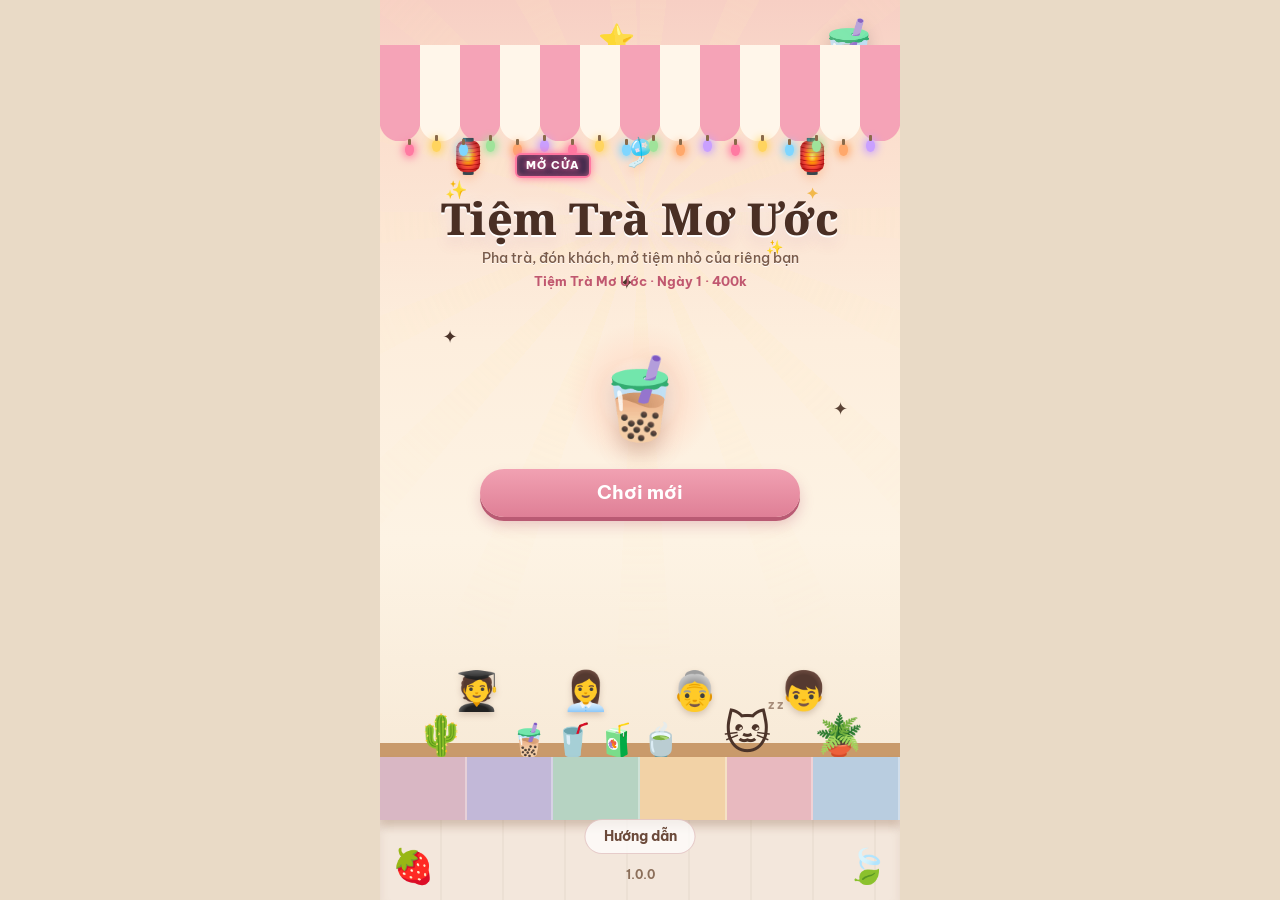
<file: index.html>
<!DOCTYPE html>
<html lang="vi">
<head>
<meta charset="UTF-8" />
<meta name="viewport" content="width=device-width, initial-scale=1, maximum-scale=1, user-scalable=no, viewport-fit=cover" />
<meta name="color-scheme" content="light" />
<meta name="theme-color" content="#F4EEE3" />
<meta name="apple-mobile-web-app-capable" content="yes" />
<meta name="mobile-web-app-capable" content="yes" />
<meta name="apple-mobile-web-app-status-bar-style" content="black-translucent" />
<link rel="manifest" href="manifest.json" />
<title>🧋 Tiệm Trà Mơ Ước</title>
<link rel="preconnect" href="https://fonts.googleapis.com" />
<link rel="preconnect" href="https://fonts.gstatic.com" crossorigin />
<link href="https://fonts.googleapis.com/css2?family=Be+Vietnam+Pro:wght@400;500;600;700&family=Noto+Serif:wght@600;700;800&display=swap" rel="stylesheet" />
<link rel="stylesheet" href="css/base.css" />
<link rel="stylesheet" href="css/home.css" />
<link rel="stylesheet" href="css/sell.css" />
<link rel="stylesheet" href="css/panels.css" />
<link rel="stylesheet" href="css/modal.css" />
<link rel="stylesheet" href="css/theme.css" />
<link rel="stylesheet" href="css/sell-art.css" />
<link rel="stylesheet" href="css/brew-effects.css" />
<link rel="stylesheet" href="css/sell-fix.css" />
<link rel="stylesheet" href="css/map-share.css" />
<link rel="stylesheet" href="css/events.css" />
<link rel="stylesheet" href="css/intro.css" />
<link rel="stylesheet" href="css/scenes.css" />
<link rel="stylesheet" href="css/pearl-game.css" />
<link rel="stylesheet" href="css/counter-fit.css" />
<link rel="stylesheet" href="css/ingredient-pets.css" />
</head>
<body>
<div id="app" class="app">
  <section id="intro" class="intro" hidden></section>
  <header id="hud" class="hud" aria-label="Thông tin tiệm"></header>
  <div class="awning" aria-hidden="true"></div>
  <main id="view" class="view"></main>
  <div id="cta" class="cta"></div>
  <nav id="nav" class="nav" aria-label="Điều hướng" hidden></nav>
  <div id="fx" class="fx" aria-hidden="true"></div>
  <div id="toasts" class="toasts" aria-live="polite"></div>
  <div id="modal" class="modal-layer"></div>
</div>
<script src="js/compat.js"></script>
<script src="js/bundle.js"></script>
</body>
</html>
</file>
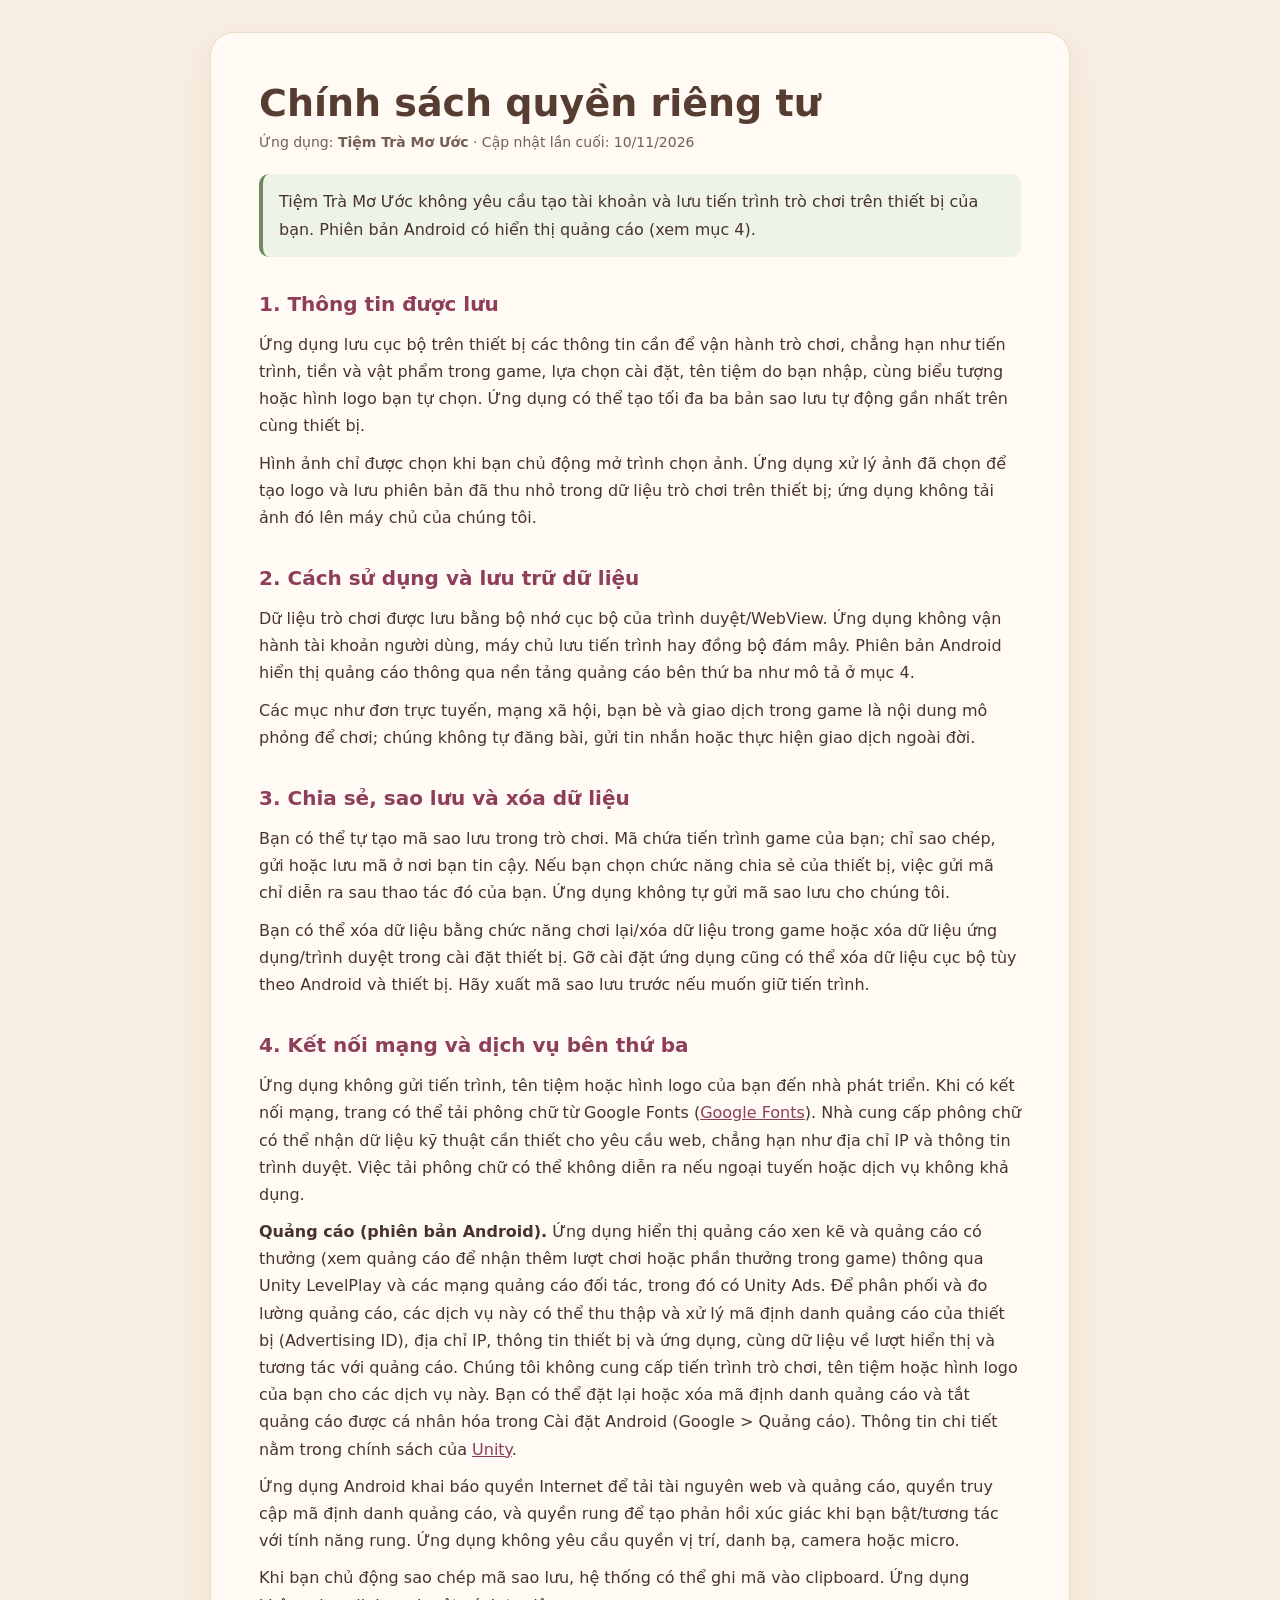
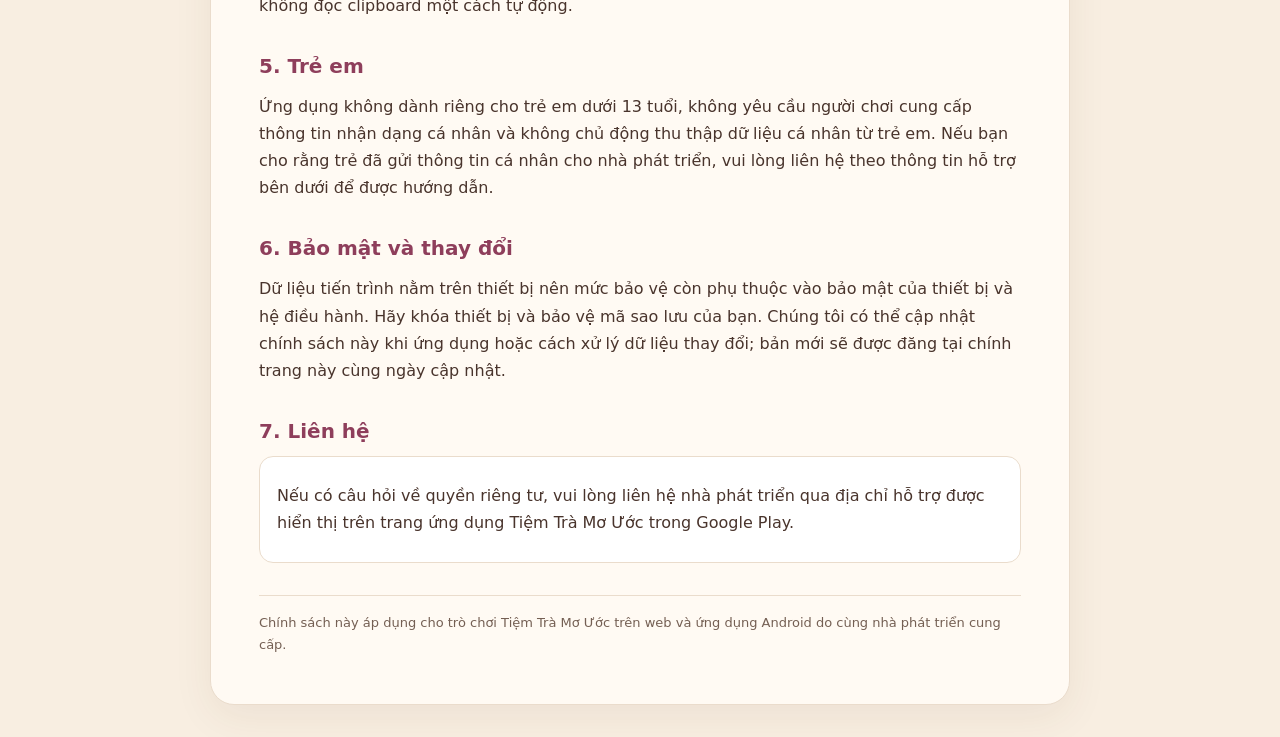
<file: privacy-policy.html>
<!doctype html>
<html lang="vi">
<head>
  <meta charset="utf-8">
  <meta name="viewport" content="width=device-width, initial-scale=1">
  <meta name="description" content="Chính sách quyền riêng tư của trò chơi Tiệm Trà Mơ Ước.">
  <meta name="theme-color" content="#fdf3e4">
  <title>Chính sách quyền riêng tư · Tiệm Trà Mơ Ước</title>
  <style>
    :root{color-scheme:light;--ink:#49342c;--muted:#745f53;--pink:#d95d82;--paper:#fffaf3;--line:#eadccc;--green:#718760}
    *{box-sizing:border-box}body{margin:0;background:#f8eee1;color:var(--ink);font:16px/1.7 system-ui,-apple-system,"Segoe UI",sans-serif}
    main{width:min(860px,calc(100% - 32px));margin:32px auto;padding:clamp(22px,5vw,48px);background:var(--paper);border:1px solid var(--line);border-radius:24px;box-shadow:0 12px 40px #55391a12}
    h1{margin:0 0 4px;font-size:clamp(27px,5vw,38px);line-height:1.2;color:#573c31}h2{margin:30px 0 8px;font-size:20px;color:#8e3e5b}p,ul{margin:10px 0}li{padding:3px 0}.updated{color:var(--muted);font-size:14px}.notice{margin:20px 0;padding:14px 16px;border-left:4px solid var(--green);border-radius:10px;background:#edf3e7}.contact{padding:15px 17px;border:1px solid var(--line);border-radius:14px;background:#fff}a{color:#8e3e5b;overflow-wrap:anywhere}footer{margin-top:32px;padding-top:16px;border-top:1px solid var(--line);font-size:13px;color:var(--muted)}
    @media(max-width:520px){main{width:100%;margin:0;border-radius:0;border:0;min-height:100vh}.updated{margin-bottom:20px}}
  </style>
</head>
<body>
<main>
  <header>
    <h1>Chính sách quyền riêng tư</h1>
    <div class="updated">Ứng dụng: <strong>Tiệm Trà Mơ Ước</strong> · Cập nhật lần cuối: 10/11/2026</div>
  </header>

  <div class="notice">Tiệm Trà Mơ Ước không yêu cầu tạo tài khoản và lưu tiến trình trò chơi trên thiết bị của bạn. Phiên bản Android có hiển thị quảng cáo (xem mục 4).</div>

  <h2>1. Thông tin được lưu</h2>
  <p>Ứng dụng lưu cục bộ trên thiết bị các thông tin cần để vận hành trò chơi, chẳng hạn như tiến trình, tiền và vật phẩm trong game, lựa chọn cài đặt, tên tiệm do bạn nhập, cùng biểu tượng hoặc hình logo bạn tự chọn. Ứng dụng có thể tạo tối đa ba bản sao lưu tự động gần nhất trên cùng thiết bị.</p>
  <p>Hình ảnh chỉ được chọn khi bạn chủ động mở trình chọn ảnh. Ứng dụng xử lý ảnh đã chọn để tạo logo và lưu phiên bản đã thu nhỏ trong dữ liệu trò chơi trên thiết bị; ứng dụng không tải ảnh đó lên máy chủ của chúng tôi.</p>

  <h2>2. Cách sử dụng và lưu trữ dữ liệu</h2>
  <p>Dữ liệu trò chơi được lưu bằng bộ nhớ cục bộ của trình duyệt/WebView. Ứng dụng không vận hành tài khoản người dùng, máy chủ lưu tiến trình hay đồng bộ đám mây. Phiên bản Android hiển thị quảng cáo thông qua nền tảng quảng cáo bên thứ ba như mô tả ở mục 4.</p>
  <p>Các mục như đơn trực tuyến, mạng xã hội, bạn bè và giao dịch trong game là nội dung mô phỏng để chơi; chúng không tự đăng bài, gửi tin nhắn hoặc thực hiện giao dịch ngoài đời.</p>

  <h2>3. Chia sẻ, sao lưu và xóa dữ liệu</h2>
  <p>Bạn có thể tự tạo mã sao lưu trong trò chơi. Mã chứa tiến trình game của bạn; chỉ sao chép, gửi hoặc lưu mã ở nơi bạn tin cậy. Nếu bạn chọn chức năng chia sẻ của thiết bị, việc gửi mã chỉ diễn ra sau thao tác đó của bạn. Ứng dụng không tự gửi mã sao lưu cho chúng tôi.</p>
  <p>Bạn có thể xóa dữ liệu bằng chức năng chơi lại/xóa dữ liệu trong game hoặc xóa dữ liệu ứng dụng/trình duyệt trong cài đặt thiết bị. Gỡ cài đặt ứng dụng cũng có thể xóa dữ liệu cục bộ tùy theo Android và thiết bị. Hãy xuất mã sao lưu trước nếu muốn giữ tiến trình.</p>

  <h2>4. Kết nối mạng và dịch vụ bên thứ ba</h2>
  <p>Ứng dụng không gửi tiến trình, tên tiệm hoặc hình logo của bạn đến nhà phát triển. Khi có kết nối mạng, trang có thể tải phông chữ từ Google Fonts (<a href="https://fonts.googleapis.com/" rel="noopener noreferrer">Google Fonts</a>). Nhà cung cấp phông chữ có thể nhận dữ liệu kỹ thuật cần thiết cho yêu cầu web, chẳng hạn như địa chỉ IP và thông tin trình duyệt. Việc tải phông chữ có thể không diễn ra nếu ngoại tuyến hoặc dịch vụ không khả dụng.</p>
  <p><strong>Quảng cáo (phiên bản Android).</strong> Ứng dụng hiển thị quảng cáo xen kẽ và quảng cáo có thưởng (xem quảng cáo để nhận thêm lượt chơi hoặc phần thưởng trong game) thông qua Unity LevelPlay và các mạng quảng cáo đối tác, trong đó có Unity Ads. Để phân phối và đo lường quảng cáo, các dịch vụ này có thể thu thập và xử lý mã định danh quảng cáo của thiết bị (Advertising ID), địa chỉ IP, thông tin thiết bị và ứng dụng, cùng dữ liệu về lượt hiển thị và tương tác với quảng cáo. Chúng tôi không cung cấp tiến trình trò chơi, tên tiệm hoặc hình logo của bạn cho các dịch vụ này. Bạn có thể đặt lại hoặc xóa mã định danh quảng cáo và tắt quảng cáo được cá nhân hóa trong Cài đặt Android (Google &gt; Quảng cáo). Thông tin chi tiết nằm trong chính sách của <a href="https://unity.com/legal/privacy-policy" rel="noopener noreferrer">Unity</a>.</p>
  <p>Ứng dụng Android khai báo quyền Internet để tải tài nguyên web và quảng cáo, quyền truy cập mã định danh quảng cáo, và quyền rung để tạo phản hồi xúc giác khi bạn bật/tương tác với tính năng rung. Ứng dụng không yêu cầu quyền vị trí, danh bạ, camera hoặc micro.</p>
  <p>Khi bạn chủ động sao chép mã sao lưu, hệ thống có thể ghi mã vào clipboard. Ứng dụng không đọc clipboard một cách tự động.</p>

  <h2>5. Trẻ em</h2>
  <p>Ứng dụng không dành riêng cho trẻ em dưới 13 tuổi, không yêu cầu người chơi cung cấp thông tin nhận dạng cá nhân và không chủ động thu thập dữ liệu cá nhân từ trẻ em. Nếu bạn cho rằng trẻ đã gửi thông tin cá nhân cho nhà phát triển, vui lòng liên hệ theo thông tin hỗ trợ bên dưới để được hướng dẫn.</p>

  <h2>6. Bảo mật và thay đổi</h2>
  <p>Dữ liệu tiến trình nằm trên thiết bị nên mức bảo vệ còn phụ thuộc vào bảo mật của thiết bị và hệ điều hành. Hãy khóa thiết bị và bảo vệ mã sao lưu của bạn. Chúng tôi có thể cập nhật chính sách này khi ứng dụng hoặc cách xử lý dữ liệu thay đổi; bản mới sẽ được đăng tại chính trang này cùng ngày cập nhật.</p>

  <h2>7. Liên hệ</h2>
  <div class="contact">
    <p>Nếu có câu hỏi về quyền riêng tư, vui lòng liên hệ nhà phát triển qua địa chỉ hỗ trợ được hiển thị trên trang ứng dụng Tiệm Trà Mơ Ước trong Google Play.</p>
  </div>

  <footer>Chính sách này áp dụng cho trò chơi Tiệm Trà Mơ Ước trên web và ứng dụng Android do cùng nhà phát triển cung cấp.</footer>
</main>
</body>
</html>
</file>
<file: css/base.css>
*,
*::before,
*::after {
  box-sizing: border-box;
}

html,
body {
  margin: 0;
  height: 100%;
}

:root {
  --font: 'Baloo 2', 'Segoe UI Rounded', system-ui, sans-serif;
  --bg: #fdf3e4;
  --card: #fffaf1;
  --card2: #fff;
  --pink: #f06f8f;
  --pink2: #ff9fb6;
  --pink-soft: #ffd9e2;
  --brown: #6b4a3a;
  --brown2: #a3785f;
  --text: #4a352c;
  --muted: #94766a;
  --green: #4ea76b;
  --green-soft: #d9f2df;
  --yellow: #f8c75c;
  --orange: #f5873a;
  --red: #ef5b6e;
  --blue: #3d9bff;
  --purple: #8b5cf6;
  --line: rgba(107, 74, 58, .14);
  --sh: 0 6px 16px rgba(107, 74, 58, .14);
  --sh-sm: 0 2px 6px rgba(107, 74, 58, .18);
  --safe-b: env(safe-area-inset-bottom, 0px);
  --safe-t: env(safe-area-inset-top, 0px);
}

[data-theme="matcha"] {
  --bg: #eef3e2;
  --card: #f8fbef;
  --pink: #4fa36d;
  --pink2: #8fcf9d;
  --pink-soft: #d7efd9;
}

[data-theme="dau"] {
  --bg: #fff0f2;
  --card: #fff8f9;
  --pink: #e8486b;
  --pink2: #ff93a8;
  --pink-soft: #ffd4dc;
}

[data-theme="dem"] {
  --bg: #2b2540;
  --card: #3a3356;
  --card2: #453d66;
  --text: #f1ebff;
  --muted: #b8aedc;
  --brown: #e8dfff;
  --brown2: #b8aedc;
  --pink: #a98bff;
  --pink2: #c4b0ff;
  --pink-soft: #51477a;
  --line: rgba(255, 255, 255, .14);
}

body {
  font-family: var(--font);
  color: var(--text);
  background: #d9c7ac;
  -webkit-tap-highlight-color: transparent;
  touch-action: manipulation;
  overscroll-behavior: none;
}

button {
  font: inherit;
  color: inherit;
  border: 0;
  background: none;
  cursor: pointer;
  padding: 0;
}

button:disabled {
  opacity: .55;
  cursor: not-allowed;
}

:focus-visible {
  outline: 3px solid var(--pink2);
  outline-offset: 2px;
}

[hidden] {
  display: none !important;
}

h1,
h2,
h3,
h4,
h5,
p {
  margin: 0;
}

input,
textarea {
  font: inherit;
  color: inherit;
}

.app {
  position: relative;
  width: 100%;
  max-width: 520px;
  height: 100vh;
  height: var(--app-height, 100vh);
  margin: 0 auto;
  display: flex;
  flex-direction: column;
  background: var(--bg);
  box-shadow: 0 0 50px rgba(70, 40, 20, .35);
  overflow: hidden;
}

.view {
  flex: 1;
  min-height: 0;
  overflow-y: auto;
  overflow-x: hidden;
  -webkit-overflow-scrolling: touch;
  position: relative;
}

.muted {
  color: var(--muted);
  font-size: 12.5px;
}

.pos {
  color: #2f9a52;
}

.neg {
  color: var(--red);
}

.money {
  color: #b7791f;
  font-weight: 800;
}

.grow {
  flex: 1;
  min-width: 0;
}

.center {
  text-align: center;
}

/* ===== Header ===== */
.hud {
  display: grid;
  grid-template-columns: auto 1fr auto;
  align-items: start;
  gap: 6px;
  padding: calc(6px + var(--safe-t)) 8px 5px;
  background: linear-gradient(#fff9ee, var(--bg));
  z-index: 6;
  position: relative;
}

.hud-l {
  display: flex;
  flex-direction: column;
  gap: 4px;
}

.hbtn {
  width: 28px;
  height: 28px;
  border-radius: 50%;
  background: var(--card2);
  box-shadow: var(--sh-sm);
  display: grid;
  place-items: center;
  font-size: 13px;
  transition: transform .12s;
}

.hbtn:active {
  transform: scale(.88);
}

.hbtn.pause {
  background: var(--pink-soft);
  color: var(--pink);
  font-weight: 900;
}

.hud-day {
  display: flex;
  flex-direction: column;
  align-items: flex-start;
  font-size: 13px;
  line-height: 1.15;
  min-width: 0;
  padding-top: 2px;
}

.hud-day b {
  font-size: 14px;
}

.hud-sub {
  color: var(--muted);
  font-size: 12px;
  font-weight: 600;
}

.wx {
  margin-top: 3px;
  padding: 1px 8px;
  border-radius: 999px;
  background: linear-gradient(#fff6c9, #ffe58c);
  font-size: 10.5px;
  font-weight: 800;
  box-shadow: var(--sh-sm);
  white-space: nowrap;
}

.hud-c {
  position: absolute;
  left: 50%;
  top: calc(8px + var(--safe-t));
  transform: translateX(-50%);
  text-align: center;
  pointer-events: none;
  line-height: 1.05;
  max-width: 36%;
}

.hud-c small {
  display: block;
  color: var(--pink);
  font-weight: 800;
  font-size: 11px;
  white-space: nowrap;
  overflow: hidden;
  text-overflow: ellipsis;
}

.hud-c b {
  font-size: 17px;
  font-weight: 800;
}

.hud-r {
  display: flex;
  flex-direction: column;
  align-items: flex-end;
  gap: 3px;
  grid-column: 3;
}

.hud-r-btns {
  display: flex;
  flex-direction: column;
  gap: 3px;
  align-items: flex-end;
}

.chip-btn {
  padding: 1px 9px;
  border-radius: 999px;
  font-size: 10px;
  font-weight: 800;
  color: #fff;
  box-shadow: var(--sh-sm);
  white-space: nowrap;
}

.chip-btn.orange {
  background: linear-gradient(#ff9a52, #f26f1f);
}

.chip-btn.gold {
  background: linear-gradient(#ffc852, #f2a31f);
}

.hud-rate {
  display: flex;
  flex-direction: column;
  align-items: flex-end;
  line-height: 1;
}

.stars {
  letter-spacing: 0;
  font-size: 11px;
}

.stars i {
  font-style: normal;
  color: #d9ccc0;
}

.stars i.on {
  color: #f0a92f;
}

.hud-rate small {
  color: var(--muted);
  font-size: 9.5px;
  font-weight: 700;
}

.awning {
  height: 18px;
  flex: none;
  position: relative;
  z-index: 5;
  background: repeating-linear-gradient(90deg, var(--pink) 0 30px, #fff 30px 60px);
  box-shadow: 0 3px 6px rgba(107, 74, 58, .15);
  border-radius: 0 0 14px 14px / 0 0 12px 12px;
}

/* ===== Buttons / chips / bars ===== */
.btn {
  display: inline-flex;
  align-items: center;
  justify-content: center;
  gap: 6px;
  min-height: 44px;
  padding: 8px 16px;
  border-radius: 14px;
  background: var(--card2);
  color: var(--brown);
  font-weight: 800;
  font-size: 14.5px;
  line-height: 1.15;
  box-shadow: var(--sh-sm);
  transition: transform .12s, filter .12s;
  user-select: none;
  text-align: center;
}

.btn:active {
  transform: scale(.95);
}

.btn.pri {
  background: linear-gradient(var(--pink2), var(--pink));
  color: #fff;
  box-shadow: 0 3px 0 rgba(160, 50, 80, .45), var(--sh-sm);
}

.btn.gold {
  background: linear-gradient(#ffd97a, #f8b93c);
  color: #6b4310;
}

.btn.blue {
  background: linear-gradient(#6bb8ff, #3d86f0);
  color: #fff;
}

.btn.orange {
  background: linear-gradient(#ffa35c, #f2711f);
  color: #fff;
}

.btn.green {
  background: linear-gradient(#7ad39a, #3da35f);
  color: #fff;
}

.btn.purple {
  background: linear-gradient(#b08cff, #7b4bf0);
  color: #fff;
}

.btn.grad {
  background: linear-gradient(90deg, #ec4899, #8b5cf6);
  color: #fff;
}

.btn.ghost {
  background: transparent;
  border: 2px solid var(--line);
  box-shadow: none;
}

.btn.soft {
  background: var(--card2);
}

.btn.danger {
  background: var(--red);
  color: #fff;
}

.btn.sm {
  min-height: 36px;
  padding: 5px 12px;
  font-size: 12.5px;
  border-radius: 12px;
}

.btn.big {
  min-height: 54px;
  padding: 10px 40px;
  font-size: 21px;
  border-radius: 18px;
}

.btn.block {
  width: 100%;
}

.btn.full {
  width: 100%;
  margin-top: 4px;
}

.chip {
  display: inline-block;
  padding: 2px 10px;
  border-radius: 999px;
  font-size: 11.5px;
  font-weight: 800;
  background: var(--card2);
  box-shadow: var(--sh-sm);
}

.chip.y {
  background: #fff1c2;
  color: #7a5312;
  border: 1.5px solid #f0c455;
}

.chip.green {
  background: var(--green-soft);
  color: #25693c;
  border: 1.5px solid #8fd1a1;
}

.bar {
  height: 10px;
  background: rgba(0, 0, 0, .09);
  border-radius: 99px;
  overflow: hidden;
}

.bar>i {
  display: block;
  height: 100%;
  border-radius: 99px;
  background: linear-gradient(90deg, #7ad39a, #3da35f);
  transition: width .2s linear;
}

.bar.warn>i {
  background: linear-gradient(90deg, #ffd97a, #f8b93c);
}

.bar.danger>i {
  background: linear-gradient(90deg, #ff8a95, var(--red));
}

.tabs {
  display: flex;
  gap: 6px;
  padding: 2px 0 8px;
}

.tabs.scroll {
  overflow-x: auto;
  scrollbar-width: none;
}

.tabs::-webkit-scrollbar {
  display: none;
}

.tab {
  flex: 1 0 auto;
  padding: 8px 12px;
  border-radius: 999px;
  background: var(--card2);
  font-weight: 800;
  font-size: 13px;
  box-shadow: var(--sh-sm);
  white-space: nowrap;
  border: 2px solid transparent;
}

.tab.on {
  background: var(--pink);
  color: #fff;
}

/* ===== CTA dưới đáy ===== */
.cta {
  padding: 8px 12px calc(10px + var(--safe-b));
  background: linear-gradient(transparent, var(--bg) 35%);
  flex: none;
  z-index: 7;
}

.cta:empty {
  padding: 0;
}

.cta-btn {
  width: 100%;
  min-height: 56px;
  border-radius: 18px;
  background: linear-gradient(var(--pink2), var(--pink));
  color: #fff;
  font-weight: 800;
  font-size: 20px;
  box-shadow: 0 5px 0 rgba(160, 50, 80, .5), var(--sh);
  transition: transform .12s;
}

.cta-btn:active {
  transform: translateY(3px);
  box-shadow: 0 2px 0 rgba(160, 50, 80, .5);
}

.cta-btn.cta-red {
  background: linear-gradient(#f57a66, #e04a3c);
  box-shadow: 0 5px 0 rgba(150, 40, 30, .5), var(--sh);
  font-size: 17px;
  padding: 8px;
}

.cta-warn {
  text-align: center;
  font-size: 12px;
  font-weight: 700;
  color: #b8631a;
  margin-bottom: 4px;
}

.cta-rush {
  width: 100%;
  min-height: 40px;
  margin-bottom: 8px;
  padding: 6px 10px;
  border-radius: 14px;
  background: #fff7e0;
  color: #8a4a00;
  border: 2px dashed #f0a030;
  font-weight: 800;
  font-size: 13px;
}

.cta-rush-on {
  color: #c2410c;
}

/* ===== FX / toast ===== */
.fx {
  position: fixed;
  inset: 0;
  pointer-events: none;
  z-index: 90;
  overflow: hidden;
}

.fx-float {
  position: absolute;
  transform: translateX(-50%);
  font-weight: 800;
  font-size: 16px;
  color: #b7791f;
  text-shadow: 0 1px 0 #fff, 0 0 7px #fff;
  animation: flyUp 1s ease-out forwards;
  white-space: nowrap;
}

.fx-float.g {
  color: #2d8c4e;
}

.fx-float.r {
  color: var(--red);
}

.fx-coin {
  position: absolute;
  font-size: 20px;
  animation: coinFly .8s ease-in forwards;
}

.fx-spark {
  position: absolute;
  font-size: 15px;
  animation: sparkFx .75s ease-out forwards;
}

.fx-ball {
  position: fixed;
  width: 16px;
  height: 16px;
  border-radius: 50%;
  z-index: 85;
  pointer-events: none;
  box-shadow: inset -2px -2px 3px rgba(0, 0, 0, .25);
}

.toasts {
  position: fixed;
  top: calc(76px + var(--safe-t));
  left: 50%;
  transform: translateX(-50%);
  z-index: 95;
  width: min(92vw, 420px);
  display: flex;
  flex-direction: column;
  gap: 6px;
  pointer-events: none;
}

.toast {
  background: var(--brown);
  color: #fff;
  border-radius: 13px;
  padding: 9px 14px;
  font-weight: 700;
  font-size: 13.5px;
  box-shadow: var(--sh);
  animation: toastIn .25s ease both;
  text-align: center;
}

.toast.ok {
  background: var(--green);
}

.toast.err {
  background: var(--red);
}

.toast.gold {
  background: var(--yellow);
  color: #5c3d08;
}

.toast.out {
  animation: toastOut .26s ease both;
}

@keyframes toastIn {
  from {
    transform: translateY(-14px);
    opacity: 0
  }

  to {
    transform: none;
    opacity: 1
  }
}

@keyframes toastOut {
  to {
    transform: translateY(-14px);
    opacity: 0
  }
}

@keyframes flyUp {
  0% {
    transform: translate(-50%, 0) scale(.8);
    opacity: 0
  }

  15% {
    opacity: 1
  }

  100% {
    transform: translate(-50%, -72px) scale(1);
    opacity: 0
  }
}

@keyframes coinFly {
  0% {
    transform: translate(0, 0) scale(1);
    opacity: 1
  }

  100% {
    transform: translate(var(--dx), var(--dy)) scale(.5);
    opacity: 0
  }
}

@keyframes sparkFx {
  0% {
    transform: translate(-50%, -50%) scale(0) rotate(0);
    opacity: 1
  }

  100% {
    transform: translate(calc(-50% + var(--dx)), calc(-50% + var(--dy))) scale(1.2) rotate(180deg);
    opacity: 0
  }
}

@keyframes popIn {
  0% {
    transform: scale(.8);
    opacity: 0
  }

  70% {
    transform: scale(1.05);
    opacity: 1
  }

  100% {
    transform: scale(1)
  }
}

@keyframes shake {

  0%,
  100% {
    transform: translateX(0)
  }

  25% {
    transform: translateX(-5px)
  }

  75% {
    transform: translateX(5px)
  }
}

@keyframes floaty {

  0%,
  100% {
    transform: translateY(0)
  }

  50% {
    transform: translateY(-6px)
  }
}

@media (prefers-reduced-motion: reduce) {

  *,
  *::before,
  *::after {
    animation-duration: .01ms !important;
    transition-duration: .01ms !important;
  }
}

/* ===== Intro ===== */
.intro {
  position: absolute;
  inset: 0;
  z-index: 40;
  display: flex;
  flex-direction: column;
  align-items: center;
  background: linear-gradient(var(--pink-soft) 0%, #ffe2d2 38%, #fcd7ca 52%, #f5cdb9 100%);
  overflow: hidden;
  text-align: center;
}

.intro-sky {
  position: absolute;
  inset: 0;
  pointer-events: none;
}

.intro-sky .star {
  position: absolute;
  left: 10%;
  top: 5%;
  font-size: 34px;
  animation: floaty 3s ease-in-out infinite;
}

.intro-sky .cloud {
  position: absolute;
  font-size: 44px;
  opacity: .85;
  animation: floaty 5s ease-in-out infinite;
}

.intro-sky .c1 {
  left: -4%;
  top: 16%;
}

.intro-sky .c2 {
  right: 4%;
  top: 3%;
  animation-delay: -2s;
}

.intro-sky .bubble-tea {
  position: absolute;
  right: 5%;
  top: 6%;
  font-size: 70px;
  filter: drop-shadow(0 6px 8px rgba(0, 0, 0, .18));
  animation: floaty 3.5s ease-in-out infinite;
}

.intro-sky .pearl {
  position: absolute;
  left: 4%;
  top: 12%;
  font-size: 40px;
}

.intro {
  padding-top: var(--safe-t);
}

.intro-awning {
  width: 100%;
  height: clamp(90px, 15vh, 150px);
  margin-top: clamp(24px, 7vh, 70px);
  flex: none;
  background: repeating-linear-gradient(90deg, #f6a0b2 0 56px, #fff4f0 56px 112px);
  border-radius: 0 0 40px 40px / 0 0 52px 52px;
  box-shadow: 0 10px 18px rgba(150, 80, 70, .25);
  position: relative;
  z-index: 2;
}

.lanterns {
  display: flex;
  justify-content: space-around;
  width: 100%;
  font-size: 34px;
  z-index: 3;
  pointer-events: none;
  margin-top: -4px;
  flex: none;
  transform-origin: top center;
}

.lanterns span {
  display: inline-block;
  transform-origin: top center;
  animation: swing 3.4s ease-in-out infinite;
  filter: drop-shadow(0 4px 6px rgba(255, 120, 40, .45));
}

.lanterns span:nth-child(2) {
  animation-delay: -1.1s;
  font-size: 40px;
}

.lanterns span:nth-child(3) {
  animation-delay: -2.2s;
}

@keyframes swing {

  0%,
  100% {
    transform: rotate(-6deg)
  }

  50% {
    transform: rotate(6deg)
  }
}

@keyframes bob {

  0%,
  100% {
    transform: translateY(0) rotate(-3deg)
  }

  50% {
    transform: translateY(-9px) rotate(3deg)
  }
}

@keyframes zzz {
  0% {
    opacity: 0;
    transform: translate(0, 6px) scale(.7)
  }

  40% {
    opacity: 1
  }

  100% {
    opacity: 0;
    transform: translate(10px, -16px) scale(1.15)
  }
}

@keyframes sparkle {

  0%,
  100% {
    opacity: .2;
    transform: scale(.6)
  }

  50% {
    opacity: 1;
    transform: scale(1.15)
  }
}

.intro-title {
  position: relative;
  margin-top: auto;
  font-size: clamp(36px, 7.2vh, 52px);
  line-height: .95;
  font-weight: 800;
  color: #4a2f24;
  text-shadow: 0 3px 0 #fff, 0 0 18px rgba(255, 255, 255, .9);
  z-index: 4;
  letter-spacing: 1px;
  flex: none;
  animation: popIn .7s ease both;
}

.intro-counter {
  position: relative;
  margin: auto 6% 0;
  width: 88%;
  height: clamp(96px, 16vh, 140px);
  flex: none;
  border-radius: 18px;
  background: linear-gradient(#f6dcbd, #e0b78d);
  box-shadow: var(--sh), inset 0 -8px 0 rgba(150, 100, 60, .18);
  z-index: 3;
  display: flex;
  align-items: flex-end;
  justify-content: space-between;
  padding: 0 14px 14px;
}

.intro-counter .cups {
  font-size: 34px;
  display: flex;
  gap: 6px;
}

.intro-counter .cups span {
  display: inline-block;
  animation: bob 3s ease-in-out infinite;
}

.intro-counter .cups span:nth-child(2) {
  animation-delay: -.7s;
}

.intro-counter .cups span:nth-child(3) {
  animation-delay: -1.4s;
}

.intro-counter .cups span:nth-child(4) {
  animation-delay: -2.1s;
}

.intro-counter .cat {
  font-size: 52px;
  position: relative;
  line-height: 1;
  animation: floaty 3.2s ease-in-out infinite;
}

.intro-counter .cat small {
  position: absolute;
  top: -8px;
  right: -10px;
  font-size: 13px;
  color: #8b6f5a;
  font-weight: 800;
  animation: zzz 2.4s ease-out infinite;
}

.intro-counter .plants {
  font-size: 40px;
  display: flex;
  gap: 4px;
  line-height: 1;
}

.intro-counter .plants span {
  display: inline-block;
  transform-origin: bottom center;
  animation: swing 4s ease-in-out infinite;
}

.intro-tag {
  position: relative;
  margin-top: 14px;
  font-weight: 700;
  color: #6a4a3c;
  z-index: 4;
  padding: 0 20px;
  text-shadow: 0 1px 0 #fff;
  flex: none;
  font-size: 15px;
  line-height: 1.3;
}

.intro-info {
  position: relative;
  margin-top: 6px;
  font-weight: 800;
  color: var(--pink);
  z-index: 4;
  font-size: 15px;
  flex: none;
}

.intro .btn.big {
  position: relative;
  margin-top: 12px;
  z-index: 4;
  min-width: 62%;
  flex: none;
  animation: pulse 1.8s ease-in-out infinite;
}

@keyframes pulse {

  0%,
  100% {
    transform: scale(1)
  }

  50% {
    transform: scale(1.045)
  }
}

.intro .link {
  position: relative;
  margin: 10px 0 calc(34px + var(--safe-b));
  font-weight: 800;
  text-decoration: underline;
  color: var(--text);
  z-index: 4;
  flex: none;
  padding: 6px 16px;
}

.intro .ver {
  position: absolute;
  left: 14px;
  bottom: calc(10px + var(--safe-b));
  color: #8b6f5a;
  font-weight: 700;
  z-index: 4;
}

.intro-sky .spark {
  position: absolute;
  font-size: 18px;
  animation: sparkle 2.4s ease-in-out infinite;
}

.intro::before {
  content: '';
  position: absolute;
  left: 0;
  right: 0;
  bottom: 0;
  height: 28%;
  background: repeating-linear-gradient(90deg, #e8c6c0 0 46px, #efd3cd 46px 92px);
  z-index: 1;
}
</file>
<file: css/home.css>
/* ===== HOME ===== */
.home { padding: 6px 10px 90px; display: flex; flex-direction: column; gap: 8px; background:
  radial-gradient(circle at 8% 4%, rgba(255,255,255,.7) 0 60px, transparent 61px), var(--bg); }
.sign { display: flex; align-items: center; gap: 8px; padding: 6px 8px; background: linear-gradient(#e7c9a5, #d9b289); border-radius: 18px 18px 6px 6px; position: relative; box-shadow: var(--sh-sm); }
.sign-logo { flex: none; }
.sign-name { flex: 1; background: var(--card); border-radius: 20px; padding: 6px 14px; font-size: 24px; font-weight: 800; color: #7a2f45; text-align: center; box-shadow: inset 0 0 0 3px #f1e1c7; white-space: nowrap; overflow: hidden; text-overflow: ellipsis; }
.sign-name i { font-style: normal; font-size: 16px; color: #b49a86; }
.logo-c { width: var(--sz, 54px); height: var(--sz, 54px); border-radius: 50%; background: var(--card2); border: 3px solid var(--pink); display: grid; place-items: center; overflow: hidden; flex: none; box-shadow: var(--sh-sm); font-size: calc(var(--sz, 54px) * .55); line-height: 1; }
.logo-c img { width: 100%; height: 100%; object-fit: cover; }
.loc-chips { display: flex; gap: 8px; justify-content: center; margin-top: -2px; }
.loc-chips .chip { font-size: 13.5px; padding: 4px 14px; }
.chalk { background: #2f4a3a; border: 7px solid #b0845c; border-radius: 12px; padding: 10px 14px 8px; color: #f6f2e2; box-shadow: var(--sh); font-family: var(--font); }
.chalk h3 { text-align: center; font-size: 22px; margin-bottom: 6px; } .chalk h5 { font-size: 15px; margin: 6px 0 2px; }
.chalk .cols { display: grid; grid-template-columns: 1fr 1fr; gap: 2px 22px; }
.chalk .cr { display: flex; justify-content: space-between; font-size: 16px; border-bottom: 1px dashed rgba(255,255,255,.28); padding: 1px 0; }
.chalk .sz { text-align: center; margin-top: 6px; font-size: 15px; opacity: .9; }
.tiles { display: grid; grid-template-columns: repeat(6, 1fr); gap: 3px; background: var(--panel); border-radius: 16px; padding: 6px 3px; }
.tile { display: flex; flex-direction: column; align-items: center; justify-content: flex-start; gap: 1px; padding: 5px 1px 4px; border-radius: 12px; font-size: 10.5px; font-weight: 800; color: #7a5b48; position: relative; min-height: 62px; line-height: 1.05; text-align: center; }
.tile .t-i { font-size: 27px; line-height: 1; filter: drop-shadow(0 2px 2px rgba(0,0,0,.15)); }
.tile.on { background: var(--card); color: var(--brown); box-shadow: var(--sh-sm); }
.tile em { position: absolute; top: 2px; right: 6px; font-size: 10px; font-style: normal; }
.evb { display: flex; gap: 10px; align-items: center; background: #fff3d1; border: 2.5px solid #f6c84e; border-radius: 14px; padding: 10px 12px; }
.evb .ev-i { font-size: 36px; } .evb b { font-size: 16px; } .evb p { font-size: 13px; color: var(--brown); font-weight: 600; }
.expect { text-align: center; background: #f6ecd9; border-radius: 12px; padding: 6px; font-size: 17px; font-weight: 800; }
.expect small { font-weight: 600; color: var(--muted); font-size: 12px; }
.panel { background: transparent; }
.panel-in { display: flex; flex-direction: column; gap: 8px; }
</file>
<file: css/sell.css>
/* ===== MÀN BÁN HÀNG ===== */
.sell { position: relative; padding: 4px 8px 14px; display: flex; flex-direction: column; gap: 6px; min-height: 100%; background:
  linear-gradient(#ffeadb 0 62%, #f4d7b9 62%); }
.sell::before { content: ''; position: absolute; left: 0; right: 0; top: 0; height: 130px; background: repeating-linear-gradient(90deg, rgba(255, 190, 200, .35) 0 36px, rgba(255, 255, 255, .25) 36px 72px); pointer-events: none; }
.queue-row { display: flex; gap: 5px; min-height: 48px; position: relative; z-index: 2; overflow-x: auto; scrollbar-width: none; padding: 2px 0; }
.queue-row::-webkit-scrollbar { display: none; }
.q-empty { font-size: 12px; font-weight: 700; color: var(--muted); padding: 12px 6px; }
.qav { position: relative; flex: none; width: 46px; height: 46px; border-radius: 50%; display: grid; place-items: center; }
.qav .ring { position: absolute; inset: 0; border-radius: 50%; background: conic-gradient(#4fbf7a calc(var(--p) * 1%), #e5d9cf 0); -webkit-mask: radial-gradient(circle, transparent 17px, #000 18px); mask: radial-gradient(circle, transparent 17px, #000 18px); }
.qav b { width: 34px; height: 34px; border-radius: 50%; background: var(--card2); display: grid; place-items: center; font-size: 22px; box-shadow: var(--sh-sm); position: relative; }
.qav.on .ring { background: conic-gradient(var(--pink) calc(var(--p) * 1%), #e5d9cf 0); } .qav.on b { outline: 2px solid var(--pink); }

.cust-zone { display: flex; align-items: flex-start; gap: 6px; position: relative; z-index: 2; min-height: 96px; }
.cust-av { flex: none; width: 82px; display: grid; place-items: center; position: relative; padding-top: 8px; }
.cust-av .face { font-size: 68px; line-height: 1; filter: drop-shadow(0 4px 4px rgba(0,0,0,.18)); animation: floaty 3s ease-in-out infinite; }
.cust-av .idle { font-size: 56px; opacity: .7; }
.bubble { flex: 1; min-width: 0; background: var(--card2); border-radius: 18px; padding: 8px 10px; box-shadow: var(--sh-sm); position: relative; margin-top: 4px; }
.bubble::before { content: ''; position: absolute; left: -9px; top: 28px; border: 9px solid transparent; border-right-color: #fff; border-left: 0; }
.b-row { display: flex; gap: 8px; align-items: flex-start; }
.b-row .cup { flex: none; margin-top: 2px; }
.atag { display: inline-block; background: #f5873a; color: #fff; border-radius: 6px; padding: 0 7px; font-size: 11px; font-weight: 800; }
.btxt { font-size: 13px; font-weight: 600; line-height: 1.25; color: var(--text); margin-top: 2px; } .btxt.dim { color: var(--muted); }
.pat { display: flex; align-items: center; gap: 6px; margin-top: 6px; } .pat span { font-size: 10.5px; font-weight: 800; letter-spacing: .5px; } .pat .bar { flex: 1; height: 12px; }
.hint { align-self: center; background: linear-gradient(#5aa7e6, #3e86cc); color: #fff; font-weight: 800; font-size: 14px; border-radius: 12px; padding: 7px 18px; text-align: center; box-shadow: var(--sh-sm); position: relative; z-index: 2; max-width: 94%; }

.tag-w { align-self: flex-start; background: #e6c9a2; border: 2px solid #c9a678; color: var(--brown); font-weight: 800; font-size: 12px; padding: 2px 12px; border-radius: 8px; box-shadow: var(--sh-sm); letter-spacing: .5px; }
.tag-w.sm { font-size: 11px; padding: 1px 10px; }
.shelf { position: relative; z-index: 2; background: linear-gradient(#f6e3c8, #ead0ae); border-radius: 14px; padding: 6px 6px 8px; box-shadow: var(--sh-sm); border-bottom: 5px solid #c9a678; }
.shelf-row { display: flex; align-items: flex-end; gap: 4px; margin-top: 4px; }
.stacks { display: flex; gap: 4px; flex: none; }
.stack { position: relative; width: 44px; display: flex; flex-direction: column; align-items: center; justify-content: flex-end; gap: 1px; padding: 0 0 2px; border-radius: 10px; border: 2px solid transparent; }
.stack.big { width: 48px; }
.stack:active { transform: scale(.94); }
.stack .cups { display: flex; flex-direction: column; gap: 1px; align-items: center; }
.stack .cups i { width: 34px; height: 6px; background: var(--card2); border: 1.5px solid #cfc6ba; border-radius: 3px 3px 7px 7px; }
.stack .cups.l i { width: 40px; }
.stack b { font-size: 15px; color: var(--brown); }
.cnt { position: absolute; top: -4px; right: -3px; min-width: 20px; height: 20px; padding: 0 4px; border-radius: 99px; background: #f9e1b3; border: 2px solid #c9a678; font-size: 11px; font-weight: 800; display: grid; place-items: center; color: var(--brown); z-index: 2; }
.cnt.empty, .empty > .cnt { background: #ffd4d4; border-color: var(--red); color: var(--red); }
.disps { display: flex; gap: 3px; flex: 1; justify-content: space-between; min-width: 0; }
.disp { position: relative; width: 42px; flex: none; display: flex; flex-direction: column; align-items: center; }
.jar { position: relative; width: 40px; height: 60px; border-radius: 9px 9px 7px 7px; background: rgba(255, 255, 255, .55); border: 2px solid #fff; overflow: hidden; box-shadow: var(--sh-sm), inset 0 0 6px rgba(255,255,255,.7); }
.jar .jl { position: absolute; left: 0; right: 0; bottom: 0; height: 70%; opacity: .92; }
.jar .lab { position: absolute; left: 2px; right: 2px; top: 42%; background: #fff6e8; border: 1px solid #c9a678; border-radius: 3px; font-size: 7.5px; font-weight: 800; text-align: center; line-height: 1.1; padding: 2px 0; color: var(--brown); z-index: 2; }
.jar .lk { position: absolute; inset: 0; display: grid; place-items: center; font-style: normal; font-size: 16px; z-index: 3; }
.disp .tap { width: 12px; height: 12px; background: linear-gradient(#999, #666); border-radius: 3px 3px 6px 6px; margin-top: 2px; }
.disp.locked, .disp.off { opacity: .5; filter: grayscale(.7); }
.disp.pouring .tap { background: var(--pink); box-shadow: 0 0 8px var(--pink); }
.disp:active:not(.locked) .jar { transform: scale(.95); }
.disp .cnt { top: -6px; right: -4px; }
.sealer { position: relative; flex: none; width: 64px; height: 86px; margin-left: 2px; }
.sl-lid { position: absolute; left: 6px; right: 6px; top: 0; height: 22px; background: linear-gradient(#e89a5c, #c9703a); border-radius: 8px 8px 3px 3px; transition: transform .25s; z-index: 2; }
.sl-body { position: absolute; left: 0; right: 0; top: 18px; bottom: 0; background: linear-gradient(#d8d8d8, #9a9a9a); border-radius: 8px; box-shadow: var(--sh-sm); display: flex; justify-content: center; padding-top: 8px; }
.sl-led { background: #2f3a2f; color: #7cf08a; font-size: 8px; font-weight: 800; border-radius: 3px; padding: 1px 5px; height: 13px; line-height: 1.5; }
.sl-slot { position: absolute; left: 12px; right: 12px; bottom: 6px; height: 22px; background: #3a3a3a; border-radius: 4px; }
.sealer.press .sl-lid { animation: lidPress .5s ease .3s; } .sealer.press .sl-led { color: #ffb347; }
.sealer.ding .sl-led { color: #fff; background: #2f9e44; }
@keyframes lidPress { 0%, 100% { transform: translateY(0) } 50% { transform: translateY(14px) } }
.flav-row { display: flex; gap: 5px; margin-top: 5px; align-items: center; overflow-x: auto; scrollbar-width: none; }
.fbtn { position: relative; flex: none; width: 36px; height: 40px; border-radius: 8px 8px 12px 12px; background: var(--card2); border: 2px solid #e7d6bd; display: grid; place-items: center; overflow: hidden; }
.fbtn i { position: absolute; inset: 40% 0 0 0; opacity: .6; } .fbtn b { position: relative; font-size: 18px; } .fbtn .cnt { top: -4px; right: -4px; }

.work { display: grid; grid-template-columns: 46% 1fr; gap: 6px; position: relative; z-index: 2; }
.work-l { position: relative; display: flex; flex-direction: column; gap: 4px; align-items: stretch; }
.phone { position: absolute; top: -2px; right: 0; width: 38px; height: 38px; border-radius: 10px; background: var(--card2); box-shadow: var(--sh-sm); display: grid; place-items: center; font-size: 20px; z-index: 3; }
.phone b { position: absolute; top: -5px; right: -5px; min-width: 18px; height: 18px; border-radius: 99px; background: #9aa; color: #fff; font-size: 10px; display: grid; place-items: center; }
.phone.has { animation: ring .6s ease infinite; } .phone.has b { background: var(--red); }
@keyframes ring { 0%, 100% { transform: rotate(0) } 25% { transform: rotate(-8deg) } 75% { transform: rotate(8deg) } }
.board { position: relative; height: 150px; border-radius: 12px; background: repeating-linear-gradient(90deg, #e3b676 0 14px, #dba965 14px 28px); border: 4px solid #c58f50; box-shadow: var(--sh-sm); display: flex; align-items: center; justify-content: center; }
.cupslot { position: relative; width: 100%; height: 108px; display: flex; align-items: flex-end; justify-content: center; padding-bottom: 6px; }
.cupslot.ready { cursor: pointer; } .cupslot.ready .cup { animation: floaty 1.2s ease-in-out infinite; filter: drop-shadow(0 0 8px #fff); }
.cupslot.plop .cup { animation: plop .35s ease; }
@keyframes plop { 0% { transform: scale(1) } 40% { transform: scale(1.1, .92) } 100% { transform: scale(1) } }
.board-txt { position: absolute; left: 0; right: 0; top: 36px; text-align: center; font-weight: 800; font-size: 17px; color: #8a5f33; line-height: 1.25; opacity: .8; pointer-events: none; }
.pourbar { position: absolute; left: 8px; right: 8px; bottom: 7px; height: 14px; background: #5a3f26; border-radius: 99px; overflow: hidden; display: block; opacity: .55; }
.pourbar.on { opacity: 1; }
.pb-zone { position: absolute; left: 68%; width: 12%; top: 0; bottom: 0; background: rgba(255, 215, 80, .75); border-left: 2px solid #fff; border-right: 2px solid #fff; }
.pourbar i { position: absolute; left: 0; top: 0; bottom: 0; width: 0; background: linear-gradient(90deg, #7ad39a, #3da35f); transition: width .08s linear; }
.pourbar i.ok { background: linear-gradient(90deg, #ffd97a, #f8b93c); } .pourbar i.over { background: linear-gradient(90deg, #ff8a95, var(--red)); }
.trash { align-self: flex-end; width: 44px; height: 44px; border-radius: 12px; background: #c9ced3; display: grid; place-items: center; font-size: 22px; box-shadow: var(--sh-sm); margin-top: -2px; }
.trays { display: grid; grid-template-columns: repeat(4, 1fr); gap: 4px; background: #bdc1c6; border-radius: 10px; padding: 5px; box-shadow: inset 0 0 6px rgba(0,0,0,.25); align-content: start; }
.tray { position: relative; aspect-ratio: 1 / .92; border-radius: 7px; background: linear-gradient(#e9ebed, #d3d6d9); border: 1.5px solid #fff; display: flex; flex-direction: column; align-items: center; justify-content: center; overflow: hidden; }
.tray:active:not(.locked) { transform: scale(.93); }
.tray .pile { display: flex; flex-wrap: wrap; justify-content: center; gap: 1px; width: 88%; max-height: 62%; overflow: hidden; } .tray .pile i { width: 10px; height: 10px; border-radius: 50%; box-shadow: inset -1px -1px 2px rgba(0,0,0,.3); }
.tray small { font-size: 7.5px; font-weight: 800; color: #4a4a4a; line-height: 1; margin-top: 1px; max-width: 98%; overflow: hidden; text-overflow: ellipsis; white-space: nowrap; }
.tray .lk { position: absolute; inset: 0; display: grid; place-items: center; background: rgba(255,255,255,.55); font-style: normal; font-size: 16px; }
.tray.locked .pile, .tray.off .pile { opacity: .35; } .tray.off { opacity: .55; }
.tray .cnt { top: -2px; right: -1px; min-width: 16px; height: 16px; font-size: 9px; border-width: 1.5px; }
.foot { display: flex; justify-content: flex-start; position: relative; z-index: 2; margin-top: 2px; }
.lobby-go { min-height: 34px; padding: 4px 16px; font-size: 13px; background: linear-gradient(#5ed08a, #34a35a); box-shadow: 0 3px 0 #207a40; }
.lobby-go.alert { animation: shake .6s ease infinite; }
.stream { position: absolute; display: none; width: 7px; border-radius: 4px; z-index: 6; pointer-events: none; opacity: .9; background-image: repeating-linear-gradient(180deg, rgba(255,255,255,.55) 0 6px, transparent 6px 12px); animation: streamMove .4s linear infinite; }
@keyframes streamMove { to { background-position: 0 12px; } }

/* ===== Ly ===== */
.cup { position: relative; flex: none; filter: drop-shadow(0 2px 3px rgba(0,0,0,.25)); }
.c-body { position: absolute; inset: 0; clip-path: polygon(0 0, 100% 0, 86% 100%, 14% 100%); border-radius: 0 0 14px 14px; background: rgba(255, 255, 255, .6); border: 2px solid rgba(255, 255, 255, .95); overflow: hidden; }
.c-liq { position: absolute; left: 0; right: 0; bottom: 0; opacity: .92; transition: height .1s linear; }
.c-flav { position: absolute; left: 0; right: 0; bottom: 0; height: 45%; opacity: .6; }
.c-tops { position: absolute; left: 6%; right: 6%; bottom: 2px; display: flex; flex-wrap: wrap-reverse; gap: 1px; justify-content: center; align-content: flex-start; max-height: 45%; overflow: hidden; }
.c-top { width: 9px; height: 9px; border-radius: 50%; box-shadow: inset -1px -1px 2px rgba(0,0,0,.35); }
.c-lid { position: absolute; left: -4%; right: -4%; top: -5px; height: 9px; border-radius: 6px; background: linear-gradient(var(--card), #e5d8c6); border: 1px solid #d3c5b0; z-index: 2; }
.c-straw { position: absolute; left: 56%; top: -22px; width: 7px; height: 52px; border-radius: 4px; background: repeating-linear-gradient(180deg, var(--pink2) 0 6px, #fff 6px 12px); transform: rotate(8deg); z-index: 1; }
.c-stamp { position: absolute; left: 50%; top: 36%; transform: translate(-50%, 0); z-index: 3; opacity: .95; }
.cup.sealing { animation: wob .3s ease infinite; } @keyframes wob { 50% { transform: rotate(3deg) } }

/* ===== Sảnh ===== */
.lobby { padding: 8px 10px 20px; display: flex; flex-direction: column; gap: 10px; background: linear-gradient(#fff3e6, #ffe9d8); min-height: 100%; }
.lobby-top { display: flex; gap: 8px; align-items: center; } .lobby-top .btn { min-width: 108px; line-height: 1.1; }
.lobby-stat { flex: 1; display: flex; flex-wrap: wrap; justify-content: space-between; gap: 4px 12px; background: var(--card2); border-radius: 18px; padding: 8px 14px; font-weight: 700; box-shadow: var(--sh-sm); font-size: 14px; }
.lcard { background: #fff9ef; border-radius: 18px; padding: 12px; box-shadow: var(--sh); border: 2px solid #f1e0c8; }
.lc-h { display: flex; justify-content: space-between; align-items: center; gap: 8px; margin-bottom: 4px; } .lc-h h4 { color: var(--pink-d); font-size: 17px; }
.pill { background: var(--pink-soft); color: var(--pink-d); border-radius: 999px; padding: 4px 12px; font-size: 12px; font-weight: 800; border: 1.5px solid #f4a8b8; } .pill.y { background: #fff1c2; color: #7a5312; border-color: #f0c455; }
.lobby-q { display: flex; gap: 6px; margin-top: 8px; min-height: 52px; align-items: center; flex-wrap: wrap; } .lq { font-size: 34px; } .lq.dim { opacity: .35; } .lobby-q em { color: var(--muted); font-weight: 700; }
.tables { display: grid; grid-template-columns: repeat(2, 1fr); gap: 8px; margin: 8px 0; }
.tbl { border-radius: 14px; padding: 10px 6px; display: flex; flex-direction: column; align-items: center; gap: 2px; font-weight: 800; border: 2px solid transparent; background: var(--card2); box-shadow: var(--sh-sm); }
.tbl .t-ico { font-size: 34px; } .tbl small { font-size: 12px; }
.tbl.free { background: #e9f8ee; border-color: #8fd1a1; } .tbl.busy { background: #fff1c2; border-color: #f0c455; } .tbl.dirty { background: #ffe0e0; border-color: var(--red); animation: shake .8s ease infinite; }

@media (max-width: 400px) {
  .shelf-row { gap: 2px; }
  .stack { width: 36px; } .stack.big { width: 40px; } .stack .cups i { width: 28px; } .stack .cups.l i { width: 33px; }
  .disps { gap: 2px; } .disp { width: 34px; } .jar { width: 32px; height: 54px; } .jar .lab { font-size: 6.5px; }
  .sealer { width: 50px; height: 78px; } .sl-lid { left: 4px; right: 4px; }
  .cust-av { width: 66px; } .cust-av .face { font-size: 54px; }
}

/* ======================================================================
   NÂNG CẤP GIAO DIỆN QUẦY (v3.1): ly, bình trà, máy đóng nắp, khay topping
   ====================================================================== */
.shelf-row { display: grid; grid-template-columns: auto minmax(0, 1fr) auto; align-items: end; gap: 6px; margin-top: 4px; padding: 2px 2px 0; }
.shelf-row::after { content: ''; grid-column: 1 / -1; height: 6px; margin-top: -2px; border-radius: 3px; background: linear-gradient(#d2a874, #b88a58); box-shadow: 0 2px 3px rgba(80, 40, 10, .25); }

/* --- Chồng ly M / L: ly nhựa trong suốt xếp chồng --- */
.stacks { display: flex; gap: 8px; align-items: flex-end; }
.stack { width: 44px; padding-bottom: 2px; }
.stack.big { width: 50px; }
.cupstack { position: relative; width: 38px; height: 56px; clip-path: polygon(0 0, 100% 0, 84% 100%, 16% 100%); background:
    repeating-linear-gradient(180deg, rgba(255, 255, 255, .95) 0 3px, rgba(190, 215, 232, .75) 3px 6px),
    linear-gradient(90deg, rgba(255,255,255,.9), rgba(200,225,240,.55) 45%, rgba(255,255,255,.85)); }
.cupstack.l { width: 46px; height: 68px; }
.cupstack .rim { position: absolute; left: 0; right: 0; top: 0; height: 7px; background: linear-gradient(#fff, #d6e6f0); border-bottom: 1.5px solid rgba(120, 160, 190, .6); }
.stack b { font-size: 15px; color: var(--brown); line-height: 1; margin-top: 1px; text-shadow: 0 1px 0 #fff; }
.stack:active .cupstack { transform: translateY(-4px); transition: transform .1s; }

/* --- Bình trà: bình thủy tinh có nắp, vòi, giọt nhỏ --- */
.disps { display: grid; grid-template-columns: repeat(6, minmax(0, 1fr)); gap: 3px; min-width: 0; justify-content: initial; }
.disp { width: auto; min-width: 0; }
.jlid { display: block; width: 62%; height: 7px; border-radius: 6px 6px 2px 2px; background: linear-gradient(#f4f4f4, #bfc4c8); box-shadow: 0 1px 2px rgba(0,0,0,.25); position: relative; z-index: 2; }
.jlid::before { content: ''; position: absolute; left: 38%; right: 38%; top: -4px; height: 5px; border-radius: 4px 4px 0 0; background: #9aa0a5; }
.jar { width: 100%; max-width: 46px; height: 58px; border-radius: 8px 8px 12px 12px; background: linear-gradient(90deg, rgba(255,255,255,.75), rgba(255,255,255,.3) 40%, rgba(255,255,255,.65)); border: 2px solid rgba(255,255,255,.95); box-shadow: 0 2px 5px rgba(80, 50, 20, .25), inset 0 0 8px rgba(255,255,255,.8); }
.jar::after { content: ''; position: absolute; left: 12%; top: 6%; width: 14%; height: 60%; border-radius: 6px; background: rgba(255,255,255,.55); pointer-events: none; z-index: 3; }
.jar .jl { height: 74%; opacity: .95; background-image: linear-gradient(180deg, rgba(255,255,255,.35), transparent 22%); }
.jar .lab { left: 3px; right: 3px; top: 38%; font-size: 7px; letter-spacing: -.1px; padding: 2px 0; border-radius: 4px; box-shadow: 0 1px 1px rgba(0,0,0,.15); }
.disp .tap { position: relative; width: 14px; height: 13px; margin-top: 1px; background: linear-gradient(90deg, #b9bec3, #7d8388 60%, #a9afb4); border-radius: 3px 3px 7px 7px; }
.disp .tap::before { content: ''; position: absolute; left: -5px; top: 1px; width: 7px; height: 4px; border-radius: 3px; background: #8d9398; }
.disp .tap .drip { position: absolute; left: 50%; bottom: -6px; width: 5px; height: 6px; margin-left: -2.5px; border-radius: 50% 50% 60% 60%; opacity: 0; }
.disp.pouring .tap .drip { animation: dripDown .35s linear infinite; }
.disp.pouring .jar .jl { animation: liqWave 1s ease-in-out infinite; }
@keyframes dripDown { 0% { opacity: 1; transform: translateY(-2px) } 100% { opacity: 0; transform: translateY(10px) } }
@keyframes liqWave { 50% { filter: brightness(1.12) } }
.disp:active:not(.locked) .jar { transform: scale(.96); }
.disp.pouring .tap { background: linear-gradient(90deg, #ffc4d3, var(--pink) 60%, #ffb3c6); box-shadow: 0 0 8px var(--pink); }

/* --- Máy đóng nắp --- */
.sealer { width: 60px; height: 88px; margin: 0; }
.sl-head { position: absolute; left: 10px; right: 10px; top: 0; height: 14px; border-radius: 7px 7px 2px 2px; background: linear-gradient(#f2b27a, #d07a3e); box-shadow: 0 2px 3px rgba(0,0,0,.25); z-index: 3; }
.sl-lid { left: 14px; right: 14px; top: 12px; height: 12px; border-radius: 3px 3px 7px 7px; background: linear-gradient(#a7acb1, #6f757a); z-index: 2; }
.sl-body { left: 0; right: 0; top: 24px; bottom: 0; padding-top: 6px; flex-direction: column; align-items: center; gap: 4px; border-radius: 10px 10px 8px 8px; background: linear-gradient(90deg, #c9ced3, #f1f3f5 35%, #a9aeb3); border: 1.5px solid #8b9095; }
.sl-led { font-size: 7.5px; height: 12px; line-height: 1.5; letter-spacing: .3px; }
.sl-knobs { display: flex; gap: 6px; } .sl-knobs i { width: 9px; height: 9px; border-radius: 50%; background: radial-gradient(circle at 35% 30%, #fff, #e0583d 55%, #8f2a18); box-shadow: 0 1px 2px rgba(0,0,0,.4); } .sl-knobs i:nth-child(2) { background: radial-gradient(circle at 35% 30%, #fff, #f3b53c 55%, #9a6a10); }
.sl-slot { left: 14px; right: 14px; bottom: 5px; height: 17px; border-radius: 3px 3px 6px 6px; background: linear-gradient(#262a2e, #4a4f54); box-shadow: inset 0 2px 4px rgba(0,0,0,.6); }
.sealer.press .sl-lid, .sealer.press .sl-head { animation: lidPress .5s ease .3s; }
.sealer.press .sl-led { color: #ffb347; }

/* --- Khay topping: hộp inox có đống topping bóng --- */
.trays { gap: 5px; padding: 6px; background: linear-gradient(#c6cacf, #a9aeb4); border-radius: 12px; box-shadow: inset 0 0 8px rgba(0,0,0,.28), 0 2px 4px rgba(0,0,0,.18); }
.tray { aspect-ratio: 1 / .95; border-radius: 8px; background: linear-gradient(#f4f6f7, #d4d8db); border: 2px solid #fff; box-shadow: inset 0 -4px 6px rgba(0,0,0,.12), 0 1px 2px rgba(0,0,0,.2); justify-content: flex-end; padding-bottom: 2px; }
.tray .pile { position: absolute; left: 6%; right: 6%; top: 8%; bottom: 20%; display: flex; flex-wrap: wrap; align-content: flex-end; justify-content: center; gap: 0; width: auto; max-height: none; overflow: hidden; border-radius: 40% 40% 6px 6px; }
.tray .pile i { width: 11px; height: 11px; margin: -1.5px; border-radius: 50%; box-shadow: inset -1.5px -2px 3px rgba(0,0,0,.4), 0 1px 1px rgba(0,0,0,.25); background-image: radial-gradient(circle at 32% 28%, rgba(255,255,255,.85) 0 18%, rgba(255,255,255,0) 45%); }
.tray small { position: relative; z-index: 2; font-size: 7.5px; background: rgba(255,255,255,.85); padding: 0 4px; border-radius: 4px; }
.tray:active:not(.locked) .pile i { animation: bounceTop .3s ease; }
@keyframes bounceTop { 50% { transform: translateY(-3px) } }

/* --- Ly trên thớt --- */
.cup { filter: drop-shadow(0 3px 3px rgba(0,0,0,.28)); }
.c-body { background: linear-gradient(90deg, rgba(255,255,255,.75), rgba(255,255,255,.3) 40%, rgba(255,255,255,.6)); }
.c-liq { background-image: linear-gradient(180deg, rgba(255,255,255,.35), transparent 18%); }
.c-liq::before { content: ''; position: absolute; left: -10%; right: -10%; top: -3px; height: 6px; border-radius: 50%; background: rgba(255,255,255,.4); animation: surfaceWave 1.2s ease-in-out infinite; }
@keyframes surfaceWave { 50% { transform: translateX(4px) scaleY(1.3) } }
.c-top { background-image: radial-gradient(circle at 32% 28%, rgba(255,255,255,.85) 0 18%, rgba(255,255,255,0) 45%); }
.fx-ball { width: 14px; height: 14px; background-image: radial-gradient(circle at 32% 28%, rgba(255,255,255,.85) 0 18%, rgba(255,255,255,0) 45%); }
.fx-ripple { position: fixed; z-index: 86; width: 10px; height: 10px; margin: -5px 0 0 -5px; border: 3px solid #fff; border-radius: 50%; pointer-events: none; animation: ripple .5s ease-out forwards; }
@keyframes ripple { to { transform: scale(7, 2.2); opacity: 0; } }
.stream { width: 8px; box-shadow: 0 0 6px rgba(255,255,255,.7); }

@media (max-width: 400px) {
  .stack { width: 38px; } .stack.big { width: 44px; }
  .cupstack { width: 32px; height: 50px; } .cupstack.l { width: 40px; height: 62px; }
  .disps { gap: 2px; } .jar { height: 54px; } .jar .lab { font-size: 6px; }
  .sealer { width: 52px; height: 82px; }
}
</file>
<file: css/panels.css>
/* ===== Thành phần chung của các menu ===== */
.grp { font-size: 14.5px; color: var(--brown); margin: 6px 2px 2px; display: flex; align-items: center; gap: 6px; }
.note { background: #fff3d9; border-radius: 12px; padding: 8px 12px; font-size: 12.5px; font-weight: 600; color: var(--brown); line-height: 1.35; }
.subh { font-size: 17px; color: var(--brown); margin: 4px 2px 0; }
.legend { text-align: center; font-size: 12px; color: var(--muted); font-weight: 700; padding: 8px 0 4px; }
.emptybox { background: var(--card2); border: 2px dashed var(--line); border-radius: 16px; padding: 18px 12px; text-align: center; display: flex; flex-direction: column; gap: 4px; font-size: 30px; } .emptybox b { font-size: 15px; } .emptybox p { font-size: 12.5px; color: var(--muted); }
.krow, .grow-row, .nrow, .erow { display: flex; align-items: center; gap: 10px; background: var(--card2); border-radius: 14px; padding: 8px 10px; box-shadow: var(--sh-sm); border: 1.5px solid var(--line); }
.k-ico { flex: none; width: 40px; height: 40px; border-radius: 12px; display: grid; place-items: center; font-size: 24px; background: #f3e7d6; } .k-ico.big { width: 48px; height: 48px; font-size: 28px; }
.k-main { flex: 1; min-width: 0; display: flex; flex-direction: column; gap: 1px; } .k-main b { font-size: 16px; line-height: 1.1; } .k-main small { font-size: 12px; color: var(--muted); font-weight: 600; }
.k-t { display: flex; align-items: center; gap: 6px; flex-wrap: wrap; } .life { background: #eee3d3; border-radius: 99px; padding: 0 8px; font-size: 11px; font-weight: 800; color: #7a5b48; }
.sale { display: inline-block; align-self: flex-start; background: #e9f8ee; border: 1.5px solid #8fd1a1; border-radius: 99px; padding: 0 8px; font-size: 11px; font-weight: 800; color: #2d6e45; }
.plan { color: var(--pink) !important; font-weight: 800 !important; } .warn { color: var(--red); font-style: normal; font-weight: 800; } .red { color: var(--red) !important; }
.stepper { display: flex; align-items: center; gap: 4px; flex: none; } .stepper button { width: 36px; height: 36px; border-radius: 10px; background: #f6ecdb; font-size: 20px; font-weight: 800; box-shadow: var(--sh-sm); border: 1.5px solid #e6d3b8; } .stepper button:active { transform: scale(.9); }
.stepper .num { min-width: 52px; text-align: center; background: var(--card2); border: 2px solid var(--line); border-radius: 10px; padding: 4px 0; font-weight: 800; font-size: 17px; }
.pinput { display: flex; align-items: center; gap: 4px; flex: none; } .pinput input { width: 76px; text-align: center; padding: 8px 4px; font-weight: 800; font-size: 18px; border: 2px solid #e6d3b8; border-radius: 12px; background: var(--card); outline: none; } .pinput input:focus { border-color: var(--pink); } .pinput span { font-weight: 800; }
.warnbox { background: #fff3d9; border: 2px solid #f6c84e; border-radius: 14px; padding: 10px 12px; font-size: 13px; line-height: 1.35; } .warnbox p { margin: 3px 0; } .warnbox .tip { color: #b8631a; font-weight: 700; }
.lockbox { background: var(--card2); border: 2px dashed var(--line); border-radius: 14px; padding: 22px; text-align: center; font-size: 26px; font-weight: 700; color: var(--muted); }
.catcard { display: flex; justify-content: space-between; align-items: flex-start; gap: 10px; background: #fff3d1; border: 2.5px solid #f6c84e; border-radius: 14px; padding: 12px; } .catcard.col { flex-direction: column; background: var(--card2); border-color: var(--line); }
.catcard h4 { font-size: 18px; margin: 3px 0; } .catcard p { font-size: 12.5px; color: var(--brown); } .catcard .eff b { color: #2f9a52; } .catcard > div:first-child b:first-child { font-size: 12px; color: #b8631a; }
.nrow .btn { flex: none; min-width: 94px; } .app-dot { flex: none; width: 40px; height: 40px; border-radius: 12px; display: grid; place-items: center; color: #fff; font-weight: 800; font-size: 20px; }
.erow { align-items: flex-start; } .tier { background: #dbeaff; color: #1f5fb5; border-radius: 8px; padding: 0 8px; font-size: 12px; font-weight: 800; } .pips { display: flex; gap: 4px; margin: 3px 0; } .pips i { width: 26px; height: 6px; border-radius: 4px; background: #e6d9c7; } .pips i.on { background: var(--green); }
.gate { display: grid; grid-template-columns: 90px 1fr auto; gap: 8px; align-items: center; font-size: 12.5px; font-weight: 700; }

/* ===== Nhân sự ===== */
.kpi { background: linear-gradient(#e8f3ff, #f2f9ff); border: 2px solid #9cc7f5; border-radius: 16px; padding: 12px; display: flex; flex-direction: column; gap: 8px; } .kpi-h { display: flex; justify-content: space-between; align-items: center; gap: 8px; font-size: 14px; } .kpi p { font-size: 13px; }
.staffcard { background: var(--card2); border-radius: 16px; padding: 10px; box-shadow: var(--sh-sm); border: 1.5px solid var(--line); } .staffcard.hired { border-color: #8fd1a1; background: #f4fbf6; }
.sc-top { display: flex; gap: 10px; align-items: center; } .sc-av { width: 52px; height: 52px; border-radius: 50%; background: #ffe9d6; display: grid; place-items: center; font-size: 30px; border: 2px solid #f6c8a8; flex: none; } .sc-top b { font-size: 16px; } .sc-top small { color: var(--muted); display: block; }
.sc-st { font-size: 12px; font-weight: 800; } .sc-w { font-size: 12.5px; color: #1f7ab5; font-weight: 700; } .sc-d { font-size: 12.5px; background: #f6f0e6; border-radius: 10px; padding: 8px 10px; margin-top: 8px; line-height: 1.4; color: var(--brown); }
.why { background: #eee; border-radius: 10px; padding: 6px 10px; font-size: 11.5px; font-weight: 700; color: #777; max-width: 36%; text-align: center; }

/* ===== Thuế & Bank ===== */
.taxcard { background: #fff3d9; border: 2px solid #f6c84e; border-radius: 16px; padding: 12px; display: flex; flex-direction: column; gap: 8px; } .taxcard h4 { font-size: 15px; }
.ok-box, .warn-box { border-radius: 12px; padding: 10px; font-size: 13px; display: flex; flex-direction: column; gap: 3px; } .ok-box { background: #fffbe6; border: 2px solid #f0c455; } .warn-box { background: var(--card2); border: 2px dashed #e6d3b8; } .ok-box b[data-cd] { font-size: 16px; color: #b7791f; }
.tax-sel { background: var(--card2); border-radius: 14px; padding: 10px; display: flex; flex-direction: column; gap: 6px; } .rate-row { display: flex; justify-content: space-between; font-weight: 700; } .tax-sel input[type=range] { accent-color: var(--pink); width: 100%; height: 28px; }
.rate-btns { display: grid; grid-template-columns: repeat(5, 1fr); gap: 4px; } .rb2 { border: 2px solid #e6d3b8; border-radius: 10px; padding: 6px 2px; font-weight: 800; background: var(--card2); font-size: 13px; line-height: 1.1; } .rb2 small { display: block; font-size: 9px; color: var(--muted); } .rb2.on { background: var(--pink); color: #fff; border-color: var(--pink); } .rb2.on small { color: #fff; }
.tax-amt { background: var(--pink-soft); border-radius: 10px; padding: 8px 10px; font-size: 13px; text-align: center; }
.bank { background: linear-gradient(#1e5a3c, #14402b); color: #fff; border-radius: 16px; padding: 12px; display: flex; flex-direction: column; gap: 8px; } .bank-h small { font-size: 11px; opacity: .85; } .bank-h h4 { font-size: 18px; margin: 2px 0 6px; }
.bank-st { display: grid; grid-template-columns: 1fr 1fr; gap: 8px; } .bank-st > div { background: rgba(255,255,255,.12); border-radius: 12px; padding: 8px; display: flex; flex-direction: column; font-size: 12px; } .bank-st b { font-size: 20px; } .bank-st em { font-style: normal; font-size: 10.5px; opacity: .8; }
.bank-lock { background: rgba(255,240,180,.18); border: 1.5px solid rgba(255,230,150,.5); border-radius: 10px; padding: 8px; font-size: 12.5px; } .bank-note { font-size: 12.5px; } .dep-btns { display: flex; gap: 6px; } .dep-btns .btn { flex: 1; }
.policy { background: var(--card2); border-radius: 14px; padding: 10px 12px; font-size: 12.5px; line-height: 1.4; box-shadow: var(--sh-sm); } .policy p { margin: 3px 0; }
.receipt { text-align: center; } .r-ico { font-size: 48px; } .receipt h3 { color: #2a7d52; font-size: 20px; margin: 6px 0; } .r-box { background: #effaf2; border: 2px solid #8fd1a1; border-radius: 14px; padding: 12px; text-align: left; font-size: 13.5px; } .r-box p { margin: 4px 0; }

/* ===== Chi nhánh ===== */
.brh, .frcard, .stcard { background: var(--card2); border-radius: 16px; padding: 12px; box-shadow: var(--sh-sm); border: 1.5px solid var(--line); } .brh h4, .frcard h4 { font-size: 16px; margin-bottom: 4px; } .brh p, .frcard p { font-size: 13px; }
.brcard { background: var(--card2); border-radius: 16px; padding: 12px; box-shadow: var(--sh-sm); border: 2px solid var(--line); display: flex; flex-direction: column; gap: 8px; } .brcard.open { border-color: #8fd1a1; }
.br-top { display: flex; gap: 10px; align-items: flex-start; } .br-ic { font-size: 34px; } .br-top b { font-size: 16px; display: block; } .br-top small { font-size: 12px; color: var(--muted); line-height: 1.3; display: block; }
.br-st { display: flex; flex-direction: column; gap: 3px; font-size: 13px; font-weight: 600; } .row2 { display: flex; justify-content: space-between; align-items: center; gap: 8px; font-weight: 700; font-size: 13px; }
.frreq { display: grid; grid-template-columns: 1fr 1fr; gap: 8px; margin-top: 8px; } .frbox { background: #f6f6fa; border-radius: 12px; padding: 8px; display: flex; flex-direction: column; gap: 4px; font-size: 12px; } .frbox b { font-size: 14px; }
.tipbox { background: #fff7e0; border: 2px dashed #f0c455; border-radius: 14px; padding: 10px 12px; font-size: 13px; line-height: 1.4; } .tipbox p { margin: 3px 0; }
.stcard small { font-size: 11px; font-weight: 800; color: #3a7fd4; } .stcard h4 { font-size: 20px; margin: 4px 0; } .sbar { display: grid; grid-template-columns: 82px 1fr auto; gap: 8px; align-items: center; font-size: 12.5px; margin-top: 6px; }

/* ===== MXH ===== */
.profile { background: var(--card2); border-radius: 16px; padding: 12px; box-shadow: var(--sh-sm); display: flex; flex-direction: column; gap: 10px; } .pf-h { display: flex; gap: 10px; align-items: center; } .pf-h h4 { font-size: 18px; } .pf-h small { font-size: 12px; font-weight: 700; } .green { color: #2f9a52; } .grayish { color: #8a98a8; background: #eef2f6; border-radius: 99px; padding: 1px 8px; }
.pf-s { display: grid; grid-template-columns: repeat(3, 1fr); gap: 6px; } .pf-s > div { background: #f2f7ff; border-radius: 12px; padding: 8px 4px; text-align: center; display: flex; flex-direction: column; } .pf-s b { font-size: 20px; color: #2a79d6; } .pf-s small { font-size: 10.5px; color: var(--muted); font-weight: 700; }
.adbox, .vidbox { background: var(--card2); border-radius: 16px; padding: 12px; box-shadow: var(--sh-sm); display: flex; flex-direction: column; gap: 8px; } .adbox h4, .vidbox h4 { font-size: 15px; } .adbox .sub { font-size: 12.5px; font-weight: 700; color: #3a5a8a; }
.adcard { background: #fff7ec; border: 2px solid #f1dfc7; border-radius: 14px; padding: 10px; display: flex; flex-direction: column; gap: 6px; } .adcard.run { border-color: #3da35f; background: #effaf2; } .ad-t { display: flex; gap: 8px; align-items: center; font-size: 15px; } .ad-t span { font-size: 22px; } .adcard p { font-size: 12.5px; color: var(--brown); line-height: 1.4; } .ad-f { display: flex; justify-content: space-between; align-items: center; }
.feedh { font-size: 14.5px; margin-top: 6px; } .feedh small { font-size: 11px; color: var(--muted); font-weight: 600; }
.post { background: var(--card2); border: 2px solid #f4dcc0; border-radius: 16px; padding: 10px; display: flex; flex-direction: column; gap: 6px; box-shadow: var(--sh-sm); } .p-h { display: flex; gap: 8px; align-items: center; } .p-av { font-size: 30px; } .p-h b { font-size: 15px; } .p-h small { display: block; font-size: 11px; color: var(--muted); } .p-tag { background: #111; color: #fff; border-radius: 99px; padding: 3px 12px; font-size: 12px; font-weight: 800; }
.p-pov { background: #fff1e0; border-left: 4px solid var(--orange); border-radius: 8px; padding: 8px 10px; font-weight: 800; font-size: 14px; } .pov { background: var(--orange); color: #fff; border-radius: 6px; padding: 0 6px; font-size: 11px; margin-right: 4px; }
.p-d { font-size: 13px; line-height: 1.4; } .who { display: inline-block; border-radius: 6px; padding: 0 6px; font-weight: 800; margin-right: 4px; font-size: 12px; } .who.u { background: #e3f7e9; color: #2f9a52; } .who.o { background: #fff0cf; color: #b8631a; }
.p-snd { background: #f1f1f6; border-radius: 99px; padding: 4px 12px; font-size: 12px; font-weight: 700; align-self: flex-start; } .p-tags { display: flex; flex-wrap: wrap; gap: 4px; } .p-tags span { background: #e3f0ff; color: #2a79d6; border-radius: 99px; padding: 1px 9px; font-size: 12px; font-weight: 700; } .p-f { font-size: 12.5px; color: var(--muted); border-top: 1px dashed var(--line); padding-top: 6px; } .p-own { background: #f6f0e6; border-radius: 10px; padding: 8px 10px; font-size: 12.5px; }

/* ===== Vườn / Thú cưng / Khởi nghiệp ===== */
.farm-h { background: #effaf2; border: 2px solid #8fd1a1; border-radius: 16px; padding: 12px; } .farm-h h4 { color: #25693c; font-size: 17px; margin-bottom: 4px; } .farm-h p { font-size: 13px; line-height: 1.4; }
.plots { display: grid; grid-template-columns: repeat(4, 1fr); gap: 6px; background: linear-gradient(#a8d58f, #8bbf74); border: 4px solid #8b5a3c; border-radius: 16px; padding: 10px; }
.plot { aspect-ratio: 1; border-radius: 12px; background: #7a5233; display: flex; flex-direction: column; align-items: center; justify-content: center; gap: 2px; font-weight: 800; box-shadow: inset 0 3px 6px rgba(0,0,0,.35); border: 2px solid #5e3d24; color: #fff; } .plot span { font-size: 28px; line-height: 1; } .plot small { font-size: 10.5px; background: rgba(0,0,0,.35); border-radius: 99px; padding: 0 6px; }
.plot.locked { background: #9d8f80; border-color: #7b6f63; } .plot.grow { background: #5f8a43; } .plot.ready { background: #e7b84a; animation: floaty 1.4s ease-in-out infinite; } .plot.ready small { background: rgba(255,255,255,.7); color: #5c3d08; }
.farm-btns { display: grid; grid-template-columns: repeat(4, 1fr); gap: 6px; } .farm-btns .btn { flex-direction: column; min-height: 58px; padding: 6px 2px; font-size: 13px; } .farm-btns small { font-size: 10px; font-weight: 700; opacity: .9; }
.seedbox { background: var(--card2); border-radius: 14px; padding: 10px; box-shadow: var(--sh-sm); display: flex; flex-direction: column; gap: 6px; } .seeds { display: grid; grid-template-columns: 1fr 1fr; gap: 6px; } .seed { display: flex; align-items: center; gap: 6px; border: 2px solid #eee0cc; border-radius: 12px; padding: 6px 8px; font-size: 12px; text-align: left; line-height: 1.15; } .seed span { font-size: 22px; } .seed b { flex: 1; } .seed em { font-style: normal; font-weight: 800; color: #2f9a52; font-size: 15px; } .seed.on { border-color: var(--pink); background: var(--pink-soft); }
.petrow { display: flex; gap: 6px; flex-wrap: wrap; } .petchip { padding: 6px 12px; border-radius: 99px; background: var(--card2); border: 2px solid #f0e0cc; font-weight: 800; font-size: 12.5px; } .petchip.on { background: var(--yellow); border-color: #e0a526; } .petchip em { font-style: normal; font-weight: 600; font-size: 10px; }
.petrow.pet-tabs { flex-wrap: nowrap; overflow-x: auto; max-width: 100%; padding-bottom: 5px; touch-action: pan-x; }
.pet-tabs .petchip { flex: 0 0 auto; white-space: nowrap; }
.stock-lots { font-size: 11px; color: var(--muted); margin-top: 3px; }
.stock-lots summary { cursor: pointer; }
.k-main .supply-help { color: var(--brown); line-height: 1.35; margin-top: 3px; }
.petcard { background: var(--card2); border: 2.5px solid #f4c9a0; border-radius: 18px; padding: 14px; display: flex; flex-direction: column; gap: 8px; text-align: center; box-shadow: var(--sh-sm); } .petcard.cap { border-color: #8fd1a1; background: #f2fbf4; } .pet-big { font-size: 76px; line-height: 1; } .petcard h4 { color: #b8501f; font-size: 17px; } .petcard p { font-size: 13px; line-height: 1.4; }
.buffs { background: #fff8f0; border: 2px solid #f4c9a0; border-radius: 14px; padding: 10px; text-align: left; display: flex; flex-direction: column; gap: 6px; } .buffs p { font-size: 12.5px; } .buffs h5 { font-size: 14px; color: #b8501f; }
.adopt { background: #fff3d1; border-radius: 12px; padding: 8px; font-size: 13px; } .cond { background: var(--card2); border: 2px solid #f0e0cc; border-radius: 14px; padding: 10px; text-align: left; display: flex; flex-direction: column; gap: 6px; } .cond small { font-size: 12px; color: var(--muted); }
.pstats { display: flex; flex-direction: column; gap: 6px; } .ps { display: grid; grid-template-columns: 88px 1fr 30px; gap: 8px; align-items: center; font-size: 13px; font-weight: 700; text-align: left; } .pcare { display: grid; grid-template-columns: repeat(4, 1fr); gap: 6px; } .pcare .btn { flex-direction: column; font-size: 12px; min-height: 64px; padding: 6px 2px; } .pcare small { font-size: 10px; color: var(--muted); }
.cur-loc { background: linear-gradient(#3d3d4a, #2a2a35); color: #fff; border: 3px solid #f0b43a; border-radius: 18px; padding: 14px; display: flex; flex-direction: column; gap: 6px; } .cur-loc h4 { font-size: 22px; } .cur-loc i { color: #ffd77a; font-weight: 700; } .cur-loc p { font-size: 13px; opacity: .92; }
.vmap { position: relative; width: 100%; aspect-ratio: 1 / 1.1; background: radial-gradient(#fff4dc, #f0dcb4); border: 4px solid #f0b43a; border-radius: 18px; overflow: hidden; }
.vmap svg { position: absolute; inset: 0; width: 100%; height: 100%; } .vmap .land { fill: #e8cf9c; stroke: #b8935c; stroke-width: .6; } .vmap .isl { fill: #c9a96a; }
.pin { position: absolute; transform: translate(-50%, -100%); display: flex; flex-direction: column; align-items: center; z-index: 2; } .pin span { width: 34px; height: 34px; border-radius: 50%; background: var(--card2); border: 3px solid #f0a31f; display: grid; place-items: center; font-size: 17px; box-shadow: var(--sh-sm); } .pin small { background: rgba(255,255,255,.92); border-radius: 6px; padding: 0 5px; font-size: 9.5px; font-weight: 800; margin-top: 1px; white-space: nowrap; } .pin.on span { background: #3da35f; border-color: #1f7a40; } .pin:active span { transform: scale(.9); }
.loccard { background: var(--card2); border-radius: 18px; overflow: hidden; border: 2px solid #f0dfc7; box-shadow: var(--sh-sm); } .loccard.here { border-color: #3da35f; } .loccard.flash { animation: flashB 1.2s ease; } @keyframes flashB { 0%, 100% { box-shadow: var(--sh-sm) } 50% { box-shadow: 0 0 0 5px var(--pink) } }
.loc-img { height: 110px; position: relative; background: linear-gradient(135deg, #4a4a58, #7a5f4a); display: flex; align-items: flex-end; padding: 10px; color: #fff; } .loc-img h4 { font-size: 24px; text-shadow: 0 2px 4px rgba(0,0,0,.5); } .loc-tag { position: absolute; left: 10px; top: 10px; background: rgba(20,20,40,.75); border-radius: 99px; padding: 3px 12px; font-size: 12px; font-weight: 800; }
.loc-img.hanoi { background: linear-gradient(135deg, #5a3a2a, #a77a3a); } .loc-img.hcm { background: linear-gradient(135deg, #25405a, #5a85ad); } .loc-img.hue { background: linear-gradient(135deg, #5a2a4a, #a76a8a); } .loc-img.danang { background: linear-gradient(135deg, #1f5a6a, #4aa8b8); } .loc-img.sapa { background: linear-gradient(135deg, #3a5a3a, #8ab87a); } .loc-img.halong { background: linear-gradient(135deg, #1f4a7a, #4a8ac8); } .loc-img.bmt { background: linear-gradient(135deg, #6a3a1f, #b87a3a); } .loc-img.canTho { background: linear-gradient(135deg, #2a6a3a, #7ac88a); } .loc-img.caMau { background: linear-gradient(135deg, #3a5a4a, #6aa88a); } .loc-img.hoangSa { background: linear-gradient(135deg, #1a4a6a, #5ab0d8); }
.loc-body { padding: 12px; display: flex; flex-direction: column; gap: 8px; } .slogan { color: #c06a10; font-weight: 700; } .loc-body > p { font-size: 13px; color: var(--brown); line-height: 1.4; }
.pro, .con { border-radius: 12px; padding: 8px 10px; font-size: 13px; } .pro { background: #effaf2; border: 1.5px solid #8fd1a1; color: #1f5a34; } .con { background: #fff0f0; border: 1.5px solid #f4a0a0; color: #8a2a2a; } .pro p, .con p { margin: 2px 0; }

/* ===== Đánh giá / Tổng kết / Bạn bè / Sưu tầm / Mini game ===== */
.rvhead { display: flex; align-items: center; gap: 14px; background: var(--card2); border-radius: 16px; padding: 12px; box-shadow: var(--sh-sm); } .big-r { font-size: 44px; font-weight: 800; color: #b7791f; line-height: 1; } .big-r small { font-size: 16px; color: var(--muted); } .stars.lg { font-size: 22px; }
.dist { background: var(--card2); border-radius: 14px; padding: 10px; display: flex; flex-direction: column; gap: 5px; box-shadow: var(--sh-sm); } .dr { display: grid; grid-template-columns: 28px 1fr 28px; gap: 8px; align-items: center; font-size: 12.5px; font-weight: 700; }
.review { display: flex; gap: 10px; background: var(--card2); border-radius: 14px; padding: 10px; box-shadow: var(--sh-sm); } .r-av { font-size: 30px; } .r-h { display: flex; justify-content: space-between; align-items: center; } .review p { font-size: 13px; margin: 2px 0; } .review small { color: var(--muted); font-size: 11px; }
.navr { display: flex; align-items: center; justify-content: space-between; background: var(--card2); border-radius: 14px; padding: 6px 10px; box-shadow: var(--sh-sm); font-size: 16px; } .evline { background: #fff3d1; border-radius: 12px; padding: 8px 12px; font-size: 13.5px; }
.codecard { background: linear-gradient(var(--pink-soft), #fff); border: 2px solid var(--pink-soft); border-radius: 16px; padding: 12px; display: flex; flex-direction: column; align-items: center; gap: 4px; } .codecard b { font-size: 26px; color: var(--pink); letter-spacing: 2px; }
.addf { display: flex; gap: 6px; } .addf input { flex: 1; min-width: 0; padding: 8px 12px; border-radius: 12px; border: 2px solid var(--pink-soft); background: var(--card2); outline: none; font-weight: 700; }
.frow { display: flex; align-items: center; gap: 10px; background: var(--card2); border-radius: 14px; padding: 8px 10px; box-shadow: var(--sh-sm); } .frow small { display: block; color: var(--muted); }
.colhead { background: var(--card2); border-radius: 16px; padding: 12px; box-shadow: var(--sh-sm); display: flex; flex-direction: column; gap: 8px; } .colhead h4 { font-size: 16px; } .colhead p { font-size: 13px; }
.cards { display: grid; grid-template-columns: repeat(3, 1fr); gap: 6px; } .gcard { background: var(--card2); border-radius: 12px; padding: 8px 4px; text-align: center; box-shadow: var(--sh-sm); border: 2px solid #e8e0d2; display: flex; flex-direction: column; gap: 1px; } .gcard span { font-size: 26px; } .gcard b { font-size: 11.5px; line-height: 1.15; } .gcard small { font-size: 10px; font-weight: 800; }
.gcard.rC { border-color: #d9d2c5; } .gcard.rU { border-color: #92cf9d; } .gcard.rR { border-color: #84b6f2; } .gcard.rE { border-color: #c293ee; } .gcard.rL { border-color: #f2bd45; box-shadow: 0 0 10px rgba(242, 189, 69, .6); } .gcard.unk { opacity: .55; filter: grayscale(.6); } .gcard.flip { animation: flip .5s ease both; } @keyframes flip { from { transform: rotateY(90deg) scale(.7); opacity: 0 } to { transform: none; opacity: 1 } }
.secrets { display: grid; grid-template-columns: repeat(2, 1fr); gap: 6px; } .secret { background: var(--card2); border-radius: 12px; padding: 8px; display: flex; flex-direction: column; align-items: center; text-align: center; gap: 2px; box-shadow: var(--sh-sm); border: 2px dashed #ddd; } .secret.got { border: 2px solid #f2bd45; background: #fff8e1; } .secret span { font-size: 28px; } .secret b { font-size: 12.5px; } .secret small { font-size: 10.5px; color: var(--muted); } .secret.big { flex-direction: row; gap: 10px; text-align: left; }
.mgcard { background: var(--card2); border-radius: 18px; padding: 14px; box-shadow: var(--sh-sm); display: flex; flex-direction: column; gap: 8px; border: 2px solid #f4dcc0; } .mgcard h4 { font-size: 18px; color: #c0307a; } .mgcard p { font-size: 13px; line-height: 1.4; } .crushc { border-color: #f5a8d0; background: linear-gradient(#fff5fa, #fff); }
.mg-info { display: grid; grid-template-columns: 1fr 1.3fr; gap: 6px; } .mg-info > div { background: #faf3ff; border-radius: 12px; padding: 8px; text-align: center; display: flex; flex-direction: column; } .mg-info small { font-size: 10.5px; color: var(--muted); font-weight: 800; } .mg-info b { font-size: 16px; color: #7b4bf0; }
.rules { background: #f6f0ff; border-radius: 14px; padding: 10px; font-size: 12.5px; } .rules p { margin: 3px 0; }
.on-row { display: flex; align-items: center; gap: 10px; background: var(--card2); border-radius: 12px; padding: 8px; box-shadow: var(--sh-sm); } .on-app { width: 38px; height: 38px; border-radius: 10px; display: grid; place-items: center; color: #fff; font-weight: 800; font-size: 18px; } .on-row small { display: block; color: var(--muted); font-size: 12px; }
.wx-row { display: flex; gap: 12px; align-items: center; background: var(--card2); border-radius: 14px; padding: 8px 12px; box-shadow: var(--sh-sm); } .wx-row .wi { font-size: 32px; } .wx-row b { font-size: 14px; } .wx-row small { display: block; color: var(--muted); font-size: 12px; } .wx-row.ev { background: #fff3d1; }

/* ===== Bản đồ khởi nghiệp có ảnh nền + thẻ địa điểm có cảnh nền (v3.1) ===== */
.vmap { background: #eedfb4; border: 4px solid #e0a02c; box-shadow: inset 0 0 28px rgba(150, 100, 30, .35), var(--sh-sm); }
.vmap::after { content: ''; position: absolute; inset: 0; pointer-events: none; background: radial-gradient(ellipse at center, transparent 55%, rgba(120, 80, 30, .28) 100%); z-index: 1; }
.vmap .sea { fill: #bfe3e6; }
.vmap .land { fill: none; stroke: #a9803f; stroke-width: .7; stroke-linejoin: round; stroke-dasharray: none; filter: drop-shadow(0 .6px .6px rgba(90, 60, 20, .45)); }
.vmap .prov { fill: none; stroke: #c9a45e; stroke-width: .28; stroke-dasharray: 1 .7; }
.vmap .river { fill: none; stroke: #8fc4d0; stroke-width: .5; stroke-linecap: round; }
.vmap .isl circle { fill: #e6cf98; stroke: #a9803f; stroke-width: .3; }
.vm-d { position: absolute; transform: translate(-50%, -50%); pointer-events: none; z-index: 1; font-size: 18px; opacity: .9; }
.vm-lbl { font-size: 9px; font-weight: 800; letter-spacing: 1.5px; color: #4f8f9a; text-shadow: 0 1px 0 rgba(255,255,255,.7); white-space: nowrap; }
.vm-lbl.dim { color: #a68a55; font-size: 8px; }
.vm-boat { animation: floaty 3.2s ease-in-out infinite; font-size: 18px; }
.vm-legend { position: absolute; right: 6px; bottom: 6px; z-index: 3; display: flex; flex-direction: column; gap: 1px; background: rgba(255, 250, 235, .92); border: 1.5px solid #c9a45e; border-radius: 8px; padding: 3px 7px; font-size: 9.5px; font-weight: 800; color: var(--brown); pointer-events: none; }
.pin { z-index: 2; } .pin small { box-shadow: 0 1px 3px rgba(0,0,0,.2); }

.loc-img { height: 128px; overflow: hidden; align-items: flex-end; }
.loc-img::before { content: ''; position: absolute; left: 0; right: 0; bottom: 0; height: 34%; background: linear-gradient(transparent, rgba(0, 0, 0, .35)), rgba(255, 255, 255, .14); z-index: 1; }
.loc-img::after { content: ''; position: absolute; right: 14%; top: 14%; width: 38px; height: 38px; border-radius: 50%; background: radial-gradient(circle, #fff7c2 0 35%, rgba(255, 240, 150, .45) 60%, transparent 72%); animation: floaty 5s ease-in-out infinite; }
.loc-scene { position: absolute; inset: 0; z-index: 0; }
.loc-scene span { position: absolute; transform: translateX(-50%); line-height: 1; filter: drop-shadow(0 3px 3px rgba(0, 0, 0, .35)); animation: floaty 4.5s ease-in-out infinite; }
.loc-scene span:nth-child(2n) { animation-delay: -1.6s; } .loc-scene span:nth-child(3n) { animation-delay: -3s; }
.loc-img h4, .loc-img .loc-tag { z-index: 2; }
.loc-img.goc { background: linear-gradient(160deg, #ffd9a8, #e9a96d); }

/* ===== Trân Châu Nổ: viên tròn kiểu topping khay bán hàng + hiệu ứng ===== */
.pboard { overflow: hidden; padding: 4px; border-radius: 14px; background: rgba(255, 240, 230, .5); box-sizing: border-box; }
.pc { background: transparent; box-shadow: none; padding: 0; border: 0; font-size: 0; transition: transform .12s; -webkit-tap-highlight-color: transparent; }
.pc:active { transform: scale(.85); }
.pb { display: block; width: 88%; height: 88%; margin: auto; border-radius: 50%; background-color: var(--pc, #2b1d14);
  background-image: radial-gradient(circle at 32% 28%, rgba(255, 255, 255, .5) 0 9%, transparent 30%);
  box-shadow: inset 0 -3px 5px rgba(0, 0, 0, .28), inset 0 2px 3px rgba(255, 255, 255, .18), 0 2px 3px rgba(0, 0, 0, .22); will-change: transform; }
.pb.sm { display: inline-block; width: 18px; height: 18px; margin: 0 6px 0 0; vertical-align: middle; }
.pcombo { display: inline-block; font-weight: 900; color: #e8416a; text-shadow: 0 2px 0 #fff; transform-origin: center; }
.prws { display: flex; flex-direction: column; gap: 4px; margin: 6px 0; font-weight: 700; } .prw { display: block; }
.pfx-ring { position: fixed; z-index: 9999; width: 40px; height: 40px; border: 3px solid #fff; border-radius: 50%; pointer-events: none; }
.pfx-dot { position: fixed; z-index: 9999; border-radius: 50%; pointer-events: none; box-shadow: inset 0 -1px 2px rgba(0, 0, 0, .3); }
.fx-float.big { font-size: 1.5em; }

/* ===== Bản đồ Khởi nghiệp Xuyên Việt v2 (vẽ theo toạ độ thật, viewBox 100x136) ===== */
.vmap { aspect-ratio: 100 / 136; max-width: 420px; margin: 0 auto; background: color-mix(in srgb, var(--blue) 22%, var(--card)); border: 4px solid var(--yellow); border-radius: 18px; box-shadow: inset 0 0 22px rgba(59, 47, 42, .18), var(--sh-sm); }
.vmap::after { background: radial-gradient(ellipse at center, transparent 62%, rgba(59, 47, 42, .16) 100%); }
.vmap svg { font-family: var(--font); }
.vmap .vnb { fill: color-mix(in srgb, var(--brown2) 16%, var(--card)); }
.vmap .vnb2 { fill: color-mix(in srgb, var(--brown2) 16%, var(--card)); stroke: color-mix(in srgb, var(--brown2) 40%, transparent); stroke-width: .3; }
.vmap .vsea { fill: color-mix(in srgb, var(--blue) 24%, var(--card)); }
.vmap .vwv { fill: none; stroke: color-mix(in srgb, var(--blue) 55%, var(--card)); stroke-width: .28; stroke-linecap: round; opacity: .75; }
.vmap .vglow { fill: none; stroke: color-mix(in srgb, var(--blue) 30%, #fff); stroke-width: 2.4; stroke-linejoin: round; opacity: .55; }
.vmap .land { fill: color-mix(in srgb, var(--green-soft) 82%, var(--yellow)); stroke: var(--green); stroke-width: .55; stroke-linejoin: round; filter: none; }
.vmap .land.isl-l { stroke-width: .4; }
.vmap .river { fill: none; stroke: color-mix(in srgb, var(--blue) 80%, #4aa3d8); stroke-width: .38; stroke-linecap: round; stroke-linejoin: round; opacity: .95; }
.vmap .river.dim { opacity: .45; }
.vmap .mts { fill: color-mix(in srgb, var(--brown2) 35%, var(--card)); stroke: var(--brown2); stroke-width: .25; stroke-linejoin: round; }
.vmap .isl circle { fill: var(--card); stroke: var(--brown2); stroke-width: .3; }
.vmap .vt { text-anchor: middle; dominant-baseline: middle; font-size: 2.5px; font-weight: 800; letter-spacing: .25px; pointer-events: none; }
.vmap .vt.s { font-size: 1.9px; font-weight: 700; letter-spacing: .1px; font-style: italic; }
.vmap .vt.sea { fill: color-mix(in srgb, var(--blue) 75%, var(--card)); }
.vmap .vt.nb { fill: color-mix(in srgb, var(--brown2) 70%, var(--card)); opacity: .75; letter-spacing: .5px; }
.vmap .vt.mt { fill: var(--brown2); }
.vmap .vt.rv { fill: color-mix(in srgb, var(--blue) 90%, #2b7fb8); }
.vmap .cmp-r { fill: color-mix(in srgb, var(--card) 85%, transparent); stroke: var(--brown2); stroke-width: .3; }
.vmap .cmp-n { fill: var(--pink); } .vmap .cmp-e { fill: var(--brown2); opacity: .55; } .vmap .cmp-t { fill: var(--pink); font-size: 2.6px; font-weight: 900; }
.vmap .scl path { fill: none; stroke: var(--brown); stroke-width: .35; } .vmap .scl text { fill: var(--brown); font-style: normal; }
.vmap .vm-legend { right: auto; left: 6px; bottom: 6px; flex-direction: row; flex-wrap: wrap; width: 118px; gap: 2px 10px; background: color-mix(in srgb, var(--card) 92%, transparent); border: 1.5px solid var(--brown2); color: var(--brown); line-height: 1.2; }
.vm-legend span { display: flex; align-items: center; gap: 5px; } .vm-legend i { display: inline-block; flex: 0 0 auto; }
.vm-legend .lg-dot { width: 9px; height: 9px; border-radius: 50%; background: var(--pink); border: 2px solid #fff; box-shadow: 0 0 0 1px var(--brown2); }
.vm-legend .lg-isl { width: 7px; height: 7px; border-radius: 50%; background: var(--card); border: 1.5px solid var(--brown2); margin: 0 1px; }
.vm-legend .lg-rv { width: 12px; height: 0; border-top: 2px solid color-mix(in srgb, var(--blue) 80%, #4aa3d8); }
.vm-legend .lg-mt { width: 0; height: 0; border-left: 5px solid transparent; border-right: 5px solid transparent; border-bottom: 8px solid var(--brown2); }
/* ghim */
.vmap .pin { z-index: 2; transform: translate(-50%, -50%); width: 22px; height: 22px; padding: 0; display: block; background: none; border: 0; cursor: pointer; }
.vmap .pin span { position: relative; width: 22px; height: 22px; border-radius: 50%; background: var(--card2); border: 2.5px solid var(--pink); display: grid; place-items: center; font-size: 11px; line-height: 1; box-shadow: 0 1px 4px rgba(59, 47, 42, .35); transition: transform .15s; }
.vmap .pin small { position: absolute; top: 50%; transform: translateY(-50%); margin: 0; padding: 0 5px; border-radius: 6px; font-size: 9.5px; line-height: 15px; font-weight: 800; color: var(--brown); background: color-mix(in srgb, var(--card) 90%, transparent); box-shadow: 0 1px 2px rgba(59, 47, 42, .2); white-space: nowrap; pointer-events: none; }
.vmap .pin-r small { left: calc(100% + 2px); } .vmap .pin-l small { right: calc(100% + 2px); }
.vmap .pin.on { z-index: 4; } .vmap .pin.on span { background: var(--green); border-color: var(--card2); transform: scale(1.18); }
.vmap .pin.on span::before { content: ''; position: absolute; inset: -7px; border-radius: 50%; border: 2px solid var(--green); opacity: 0; animation: vmPulse 1.8s ease-out infinite; }
.vmap .pin.on small { background: var(--green); color: #fff; }
.vmap .pin:active span { transform: scale(.9); }
@keyframes vmPulse { 0% { transform: scale(.7); opacity: .85 } 100% { transform: scale(1.5); opacity: 0 } }
@media (prefers-reduced-motion: reduce) { .vmap .pin.on span::before { animation: none; opacity: .5; } }
</file>
<file: css/modal.css>
/* ===== Modal ===== */
.modal-layer { position: absolute; inset: 0; z-index: 70; pointer-events: none; }
.modal-layer.on { pointer-events: auto; }
.modal-back { position: absolute; inset: 0; background: rgba(74, 53, 44, .55); display: grid; place-items: center; padding: 12px; animation: fadeIn .18s ease both; }
@keyframes fadeIn { from { opacity: 0 } to { opacity: 1 } }
.modal { position: relative; width: 100%; max-width: 440px; max-height: calc(100vh - 24px); max-height: calc(var(--app-height, 100vh) - 24px); background: var(--card); border-radius: 22px; box-shadow: 0 16px 44px rgba(0,0,0,.3); display: flex; flex-direction: column; animation: popIn .26s cubic-bezier(.2, 1.2, .4, 1) both; border: 2px solid rgba(255,255,255,.8); }
.modal.small { max-width: 380px; } .modal.tall { max-height: calc(100vh - 24px); max-height: calc(var(--app-height, 100vh) - 24px); } .modal.settings, .modal.day, .modal.pause { max-width: 440px; }
.modal-x { position: absolute; top: 8px; right: 8px; width: 34px; height: 34px; border-radius: 50%; background: var(--card2); box-shadow: var(--sh-sm); z-index: 3; font-size: 15px; }
.modal-body { padding: 18px 16px 16px; overflow-y: auto; display: flex; flex-direction: column; gap: 9px; -webkit-overflow-scrolling: touch; }
.m-title { font-size: 19px; text-align: center; color: var(--brown); padding: 0 24px; } .m-text { font-size: 14px; color: var(--text); line-height: 1.4; } .m-text.center { text-align: center; }
.m-row { display: flex; gap: 8px; } .m-row .btn { flex: 1; }
.box { background: var(--card2); border-radius: 16px; padding: 10px; box-shadow: var(--sh-sm); display: flex; flex-direction: column; gap: 10px; border: 1.5px solid var(--line); }
.field { width: 100%; padding: 11px 12px; border-radius: 12px; border: 2.5px solid var(--pink-soft); background: var(--card2); font-weight: 700; outline: none; } .field:focus { border-color: var(--pink); }
.code { width: 100%; min-height: 110px; border-radius: 12px; border: 2px solid var(--line); padding: 8px; font-family: monospace; font-size: 11px; word-break: break-all; resize: none; background: var(--card2); }

.set-title { text-align: center; font-size: 22px; color: var(--brown); } .set-row { display: flex; align-items: center; gap: 10px; width: 100%; background: var(--card2); border: 2px solid #f0e0cc; border-radius: 14px; padding: 10px 12px; text-align: left; min-height: 48px; box-shadow: var(--sh-sm); }
.set-row .si { font-size: 22px; } .set-row b { flex: 1; font-size: 14.5px; } .set-row em { font-style: normal; font-size: 11.5px; color: var(--muted); text-align: right; max-width: 48%; line-height: 1.15; }
.vol-h { display: flex; justify-content: space-between; font-size: 14px; } .vol-h .pct { background: var(--pink-soft); color: var(--pink); border-radius: 99px; padding: 0 10px; font-weight: 800; }
.vol-r { display: flex; align-items: center; gap: 6px; margin-top: 6px; } .vol-r input[type=range] { flex: 1; accent-color: var(--pink); height: 28px; }
.rb { width: 40px; height: 40px; border-radius: 12px; background: var(--card2); box-shadow: var(--sh-sm); font-weight: 800; font-size: 18px; border: 2px solid #f0e0cc; }
.pause-ico { width: 76px; height: 76px; border-radius: 50%; background: var(--pink-soft); border: 6px solid var(--pink); display: grid; place-items: center; font-size: 34px; color: var(--pink); margin: 0 auto; }
.guide p { margin: 6px 0; font-size: 14px; line-height: 1.4; }

/* ===== Cuối ngày ===== */
.day-moon { font-size: 64px; text-align: center; line-height: 1; position: relative; } .day-moon small { position: absolute; top: 0; margin-left: -14px; font-size: 20px; }
.day-title { text-align: center; font-size: 26px; color: var(--brown); }
.day-stats { display: grid; grid-template-columns: repeat(3, 1fr); gap: 8px; } .day-stats > div { background: var(--card2); border-radius: 14px; padding: 8px 4px; text-align: center; box-shadow: var(--sh-sm); display: flex; flex-direction: column; } .day-stats b { font-size: 24px; } .day-stats span { font-size: 12px; color: var(--muted); font-weight: 700; }
.dls { display: flex; flex-direction: column; gap: 4px; } .dl { display: flex; justify-content: space-between; align-items: center; padding: 7px 12px; background: var(--card2); border-radius: 12px; font-size: 14px; box-shadow: var(--sh-sm); } .dl.sub { font-size: 12.5px; color: var(--muted); padding: 3px 12px 3px 24px; background: transparent; box-shadow: none; } .dl.big { font-size: 17px; font-weight: 800; background: #fff3d1; } .dl.me { background: #fff3d1; }
.dl.pos b { color: #2f9a52; } .dl.neg b { color: var(--red); }
.tomorrow { background: #fff1d6; border: 2px solid #f6c84e; border-radius: 14px; padding: 10px 12px; font-size: 13.5px; font-weight: 600; }
.pl { background: var(--card2); border-radius: 16px; padding: 12px; box-shadow: var(--sh-sm); display: flex; flex-direction: column; gap: 8px; border: 1.5px solid var(--line); }
.pl-head { display: flex; justify-content: space-between; align-items: flex-start; gap: 8px; } .pl-k { color: #2a79d6; font-weight: 800; font-size: 11px; } .pl-head h4 { font-size: 16px; } .pl-chip { background: #eaf3ff; border-radius: 99px; padding: 2px 10px; font-size: 12px; font-weight: 800; white-space: nowrap; }
.pl-line { display: flex; justify-content: space-between; font-size: 13px; font-weight: 700; } .pl-bar { display: flex; height: 14px; border-radius: 99px; overflow: hidden; background: #e8e2d9; } .pl-bar i { display: block; height: 100%; }
.pl-legend { display: flex; flex-wrap: wrap; gap: 4px 12px; font-size: 12px; font-weight: 700; } .pl-legend i { display: inline-block; width: 10px; height: 10px; border-radius: 50%; margin-right: 4px; }
.pl-cards { display: grid; grid-template-columns: repeat(3, 1fr); gap: 6px; } .pl-card { border-radius: 12px; padding: 8px 6px; font-size: 11px; display: flex; flex-direction: column; gap: 1px; border: 2px solid #8fd1a1; background: #effaf2; } .pl-card small { font-weight: 800; } .pl-card em { font-style: normal; color: var(--muted); font-size: 10px; } .pl-card b { font-size: 22px; } .pl-card p { font-size: 10.5px; font-weight: 700; }
.pl-card.warn { border-color: #f6c84e; background: #fff8e1; } .pl-card.bad { border-color: #f08a8a; background: #fff0f0; } .pl-card.neutral { border-color: #ddd; background: #f6f6f6; }
.pl-diag { border-radius: 12px; padding: 10px; font-size: 13px; } .pl-diag.bad { background: #ffe8e8; border: 2px solid #f4a0a0; color: #8a2a2a; } .pl-diag.good { background: #e9f8ee; border: 2px solid #8fd1a1; color: #1f5a34; } .pl-diag p { margin-top: 3px; }

/* ===== Logo / Tem ===== */
.logo-prev { display: flex; align-items: center; gap: 12px; background: var(--card2); border: 2px solid #f0e0cc; border-radius: 16px; padding: 10px; } .logo-prev small { display: block; color: var(--muted); }
.stamp-prev { display: grid; place-items: center; padding: 8px; } .stamp-svg { filter: drop-shadow(0 4px 6px rgba(0,0,0,.2)); }
.grp.c { text-align: center; } .chips { display: flex; flex-wrap: wrap; gap: 6px; justify-content: center; } .chips.colors { gap: 8px; }
.chip-s { padding: 5px 14px; border-radius: 999px; background: var(--card2); border: 2px solid #f0e0cc; font-weight: 800; font-size: 13px; } .chip-s.on { background: var(--pink); color: #fff; border-color: var(--pink); } .chip-s.sm { font-size: 11.5px; padding: 3px 10px; background: var(--bg); }
.swatch { width: 34px; height: 34px; border-radius: 50%; border: 3px solid #fff; box-shadow: 0 0 0 1.5px var(--line); } .swatch.on { box-shadow: 0 0 0 3px var(--pink); }
.icons { display: grid; grid-template-columns: repeat(6, 1fr); gap: 5px; background: var(--card2); padding: 8px; border-radius: 14px; } .ico-s { font-size: 25px; padding: 4px; border-radius: 12px; border: 2px solid transparent; aspect-ratio: 1; } .ico-s.on { border-color: var(--pink); background: var(--pink-soft); }
.row-between { display: flex; justify-content: space-between; align-items: center; }

/* ===== Mini game ===== */
.crush-m { max-width: 430px; }
.c-head { display: flex; justify-content: space-between; align-items: center; gap: 8px; padding-right: 30px; } .c-head h3 { color: #d9366f; font-size: 19px; } .c-head small { color: var(--pink); font-weight: 800; }
.c-stats { display: grid; grid-template-columns: 1fr auto 1fr; align-items: center; background: var(--card2); border-radius: 16px; padding: 8px 10px; gap: 8px; box-shadow: var(--sh-sm); } .c-stats small { display: block; font-size: 10.5px; font-weight: 800; color: var(--muted); } .c-stats b { font-size: 24px; }
.c-moves { background: linear-gradient(#ff7aa8, var(--pink)); color: #fff; border-radius: 14px; padding: 4px 18px; text-align: center; } .c-moves small { color: #fff; } .c-moves b { display: block; font-size: 28px; line-height: 1; }
.c-goals { display: flex; align-items: center; gap: 10px; background: var(--card2); border-radius: 12px; padding: 6px 10px; font-weight: 800; font-size: 13px; flex-wrap: wrap; } .c-goals .g { background: var(--pink-soft); border: 1.5px solid #f4a8c0; border-radius: 99px; padding: 2px 10px; }
.c-tip { font-size: 12px; background: var(--pink-soft); border-radius: 10px; padding: 6px 10px; color: #8a3a5a; font-weight: 600; line-height: 1.35; }
.crush-board { position: relative; width: 100%; aspect-ratio: 1; background: var(--card2); border: 4px solid var(--pink); border-radius: 16px; overflow: hidden; touch-action: none; user-select: none; box-shadow: var(--sh); }
.mt { position: absolute; width: 14.2857%; height: 14.2857%; padding: 2px; display: grid; place-items: center; transition: left .2s ease, top .22s ease, transform .15s; }
.mt span { width: 100%; height: 100%; display: grid; place-items: center; font-size: clamp(22px, 7vw, 32px); border-radius: 12px; background: linear-gradient(#fff, #fbe6ee); box-shadow: inset 0 -3px 0 rgba(0,0,0,.08), 0 1px 3px rgba(0,0,0,.2); }
.mt.sel span { outline: 3px solid #f5b400; transform: scale(1.1); } .mt.pop { animation: crushPop .22s ease forwards; } @keyframes crushPop { to { transform: scale(0); opacity: 0 } }
.mt.sp span { background: linear-gradient(#fff6c0, #ffd966); box-shadow: 0 0 8px #ffcf40; animation: pulseSp 1s ease infinite; } @keyframes pulseSp { 50% { box-shadow: 0 0 14px #ff9f1c } }
.mt i { position: absolute; right: 2px; bottom: 0; font-style: normal; font-size: 13px; filter: drop-shadow(0 1px 1px rgba(0,0,0,.4)); }
.crush-over { position: absolute; inset: 0; background: rgba(0,0,0,.55); display: grid; place-items: center; z-index: 5; border-radius: 22px; } .ov-card { width: 80%; background: var(--card2); border-radius: 20px; padding: 18px; text-align: center; display: flex; flex-direction: column; gap: 8px; animation: popIn .3s ease both; } .ov-card.inline { width: 100%; } .ov-ico { font-size: 52px; }
.mg-head { display: flex; justify-content: space-between; font-weight: 800; font-size: 16px; } .pcombo { color: var(--red); font-weight: 800; min-width: 80px; text-align: center; }
.pboard { display: grid; grid-template-columns: repeat(6, 1fr); gap: 5px; width: 100%; }
.pc { aspect-ratio: 1; border-radius: 50%; display: grid; place-items: center; font-size: 22px; box-shadow: var(--sh-sm); } .pc:active { transform: scale(.88); }
.pc.p0 { background: var(--text); } .pc.p1 { background: #ffb7c9; } .pc.p2 { background: #9bd9a8; } .pc.p3 { background: #ffe08a; } .pc.p4 { background: #a7c9ff; }

/* ===== Hướng dẫn chi tiết (modal) ===== */
.guide.rich { max-height: 62vh; overflow-y: auto; padding-right: 2px; margin-bottom: 8px; }
.g-sec { background: var(--card2); border-radius: 16px; padding: 8px 10px 4px; margin-bottom: 8px; box-shadow: var(--sh-sm); }
.g-sec h4 { font-size: 15.5px; color: var(--pink-d); margin-bottom: 4px; }
.g-step { display: flex; gap: 10px; align-items: flex-start; padding: 6px 0; border-top: 1px dashed var(--line); }
.g-step:first-of-type { border-top: 0; }
.g-ico { flex: none; width: 38px; height: 38px; border-radius: 12px; background: linear-gradient(#fff1d6, #ffe0b0); display: grid; place-items: center; font-size: 22px; box-shadow: var(--sh-sm); }
.g-txt b { font-size: 14px; } .g-txt p { margin: 1px 0 0; font-size: 13px; line-height: 1.35; }

/* ===== Coach mark (hướng dẫn lần đầu) ===== */
.coach { position: fixed; inset: 0; z-index: 120; pointer-events: none; }
.coach-ring { position: fixed; border-radius: 14px; border: 3px solid #ffd54a; box-shadow: 0 0 0 9999px rgba(40, 20, 10, .45), 0 0 18px 4px rgba(255, 213, 74, .8); animation: coachPulse 1.2s ease-in-out infinite; pointer-events: none; }
@keyframes coachPulse { 50% { box-shadow: 0 0 0 9999px rgba(40, 20, 10, .45), 0 0 26px 8px rgba(255, 213, 74, .95); } }
.coach-card { position: fixed; left: 50%; transform: translateX(-50%); width: min(92vw, 440px); background: var(--card); border-radius: 18px; padding: 12px 14px; box-shadow: 0 10px 30px rgba(0, 0, 0, .35); pointer-events: auto; }
.coach-h { display: flex; gap: 10px; align-items: center; }
.coach-ico { width: 44px; height: 44px; border-radius: 14px; background: linear-gradient(#ffe9a8, #ffd06a); display: grid; place-items: center; font-size: 26px; flex: none; }
.coach-h small { display: block; color: var(--pink); font-weight: 800; font-size: 11px; letter-spacing: .5px; } .coach-h b { font-size: 16px; color: var(--brown); }
.coach-card p { margin: 8px 0 6px; font-size: 14px; line-height: 1.4; }
.coach-dots { display: flex; gap: 5px; justify-content: center; margin-bottom: 8px; } .coach-dots i { width: 8px; height: 8px; border-radius: 50%; background: #e5d9cf; } .coach-dots i.on { background: var(--pink); transform: scale(1.3); } .coach-dots i.done { background: #8fd1a1; }
.coach-btns { display: flex; justify-content: space-between; gap: 8px; }
.coach-card { overflow-y: auto; overscroll-behavior: contain; }
.coach-dots { flex-wrap: wrap; }
.coach-btns { position: sticky; bottom: -12px; background: var(--card); padding: 6px 0; }

/* ===== Hiệu ứng Milk Tea Crush (v3.1): nổ, bay, combo ===== */
.mt { transition: left .26s cubic-bezier(.34, 1.4, .5, 1), top .3s cubic-bezier(.34, 1.4, .5, 1), transform .15s; }
.mt.pop { animation: crushPop2 .26s ease-out forwards; z-index: 3; }
@keyframes crushPop2 { 0% { transform: scale(1); filter: brightness(1) } 35% { transform: scale(1.3) rotate(8deg); filter: brightness(1.8) } 100% { transform: scale(0) rotate(-30deg); opacity: 0 } }
.mt.sp span { animation: pulseSp 1s ease infinite, wobbleSp 1.6s ease-in-out infinite; }
@keyframes wobbleSp { 50% { transform: rotate(5deg) scale(1.06) } }
.mfx { position: absolute; z-index: 6; pointer-events: none; line-height: 1; will-change: transform; }
.mfx-fix { position: fixed; z-index: 120; pointer-events: none; font-size: 15px; line-height: 1; }
.mfx-ring { position: absolute; z-index: 5; width: 14%; height: 14%; margin: -7% 0 0 -7%; border-radius: 50%; border: 3px solid #fff3a0; box-shadow: 0 0 10px #ffd54a; pointer-events: none; animation: ringOut .4s ease-out forwards; }
.mfx-halo { width: 25%; height: 25%; margin: -12.5% 0 0 -12.5%; border-width: 2px; border-color: #fff4be; box-shadow: 0 0 18px #ffad36, inset 0 0 12px #fff5c7; }
@keyframes ringOut { from { transform: scale(.3); opacity: 1 } to { transform: scale(2.2); opacity: 0 } }
.mbeam { position: absolute; z-index: 5; pointer-events: none; background: linear-gradient(90deg, transparent, #fff7b0, #ffb300, #fff7b0, transparent); box-shadow: 0 0 14px #ffb300; animation: beamOn .5s ease-out forwards; }
.mbeam.hz { left: 0; right: 0; height: 9%; margin-top: -4.5%; transform-origin: center; }
.mbeam.vt { top: 0; bottom: 0; width: 9%; margin-left: -4.5%; background: linear-gradient(180deg, transparent, #fff7b0, #ffb300, #fff7b0, transparent); }
@keyframes beamOn { 0% { transform: scale(0, 1); opacity: 1 } 40% { transform: scale(1, 1.4); opacity: 1 } 100% { transform: scale(1, 0); opacity: 0 } }
.mbeam.vt { animation-name: beamOnV; } @keyframes beamOnV { 0% { transform: scale(1, 0); opacity: 1 } 40% { transform: scale(1.4, 1); opacity: 1 } 100% { transform: scale(0, 1); opacity: 0 } }
.mshock { position: absolute; z-index: 5; width: 14%; height: 14%; margin: -7% 0 0 -7%; border-radius: 50%; background: radial-gradient(circle, rgba(255, 255, 255, .9), rgba(255, 140, 60, .6) 55%, transparent 70%); pointer-events: none; animation: shockOut .55s ease-out forwards; }
@keyframes shockOut { from { transform: scale(.4); opacity: 1 } to { transform: scale(4.4); opacity: 0 } }
.mfish { position: absolute; z-index: 6; font-size: 26px; pointer-events: none; filter: drop-shadow(0 2px 3px rgba(0, 0, 0, .4)); }
.mflash { position: absolute; inset: 0; z-index: 5; pointer-events: none; background: conic-gradient(from 0deg, #ff6b6b, #ffd93d, #6bcf7f, #4dabf7, #b197fc, #ff6b6b); mix-blend-mode: screen; opacity: 0; animation: rainFlash .6s ease-out; }
@keyframes rainFlash { 0% { opacity: 0 } 30% { opacity: .75 } 100% { opacity: 0 } }
.mcombo { position: absolute; left: 50%; top: 42%; z-index: 8; pointer-events: none; white-space: nowrap; font-weight: 900; font-size: 30px; color: #fff; letter-spacing: 1px; -webkit-text-stroke: 1.5px var(--pink); text-shadow: 0 3px 0 var(--pink), 0 0 18px rgba(255, 255, 255, .9); animation: comboIn .9s cubic-bezier(.2, 1.4, .4, 1) forwards; }
.mcombo { filter: drop-shadow(0 4px 7px rgba(117,48,91,.45)); }
.mcombo.c3 { color: #fff3a0; font-size: 34px; } .mcombo.c4, .mcombo.c5 { color: #ffd54a; font-size: 38px; -webkit-text-stroke-color: #c0307a; }
@keyframes comboIn { 0% { transform: translate(-50%, -50%) scale(.2) rotate(-12deg); opacity: 0 } 25% { transform: translate(-50%, -50%) scale(1.25) rotate(4deg); opacity: 1 } 70% { transform: translate(-50%, -60%) scale(1) rotate(0); opacity: 1 } 100% { transform: translate(-50%, -110%) scale(1); opacity: 0 } }
.crush-board.shake { animation: boardShake .35s ease; }
@keyframes boardShake { 0%, 100% { transform: translate(0) } 20% { transform: translate(-4px, 2px) } 40% { transform: translate(4px, -2px) } 60% { transform: translate(-3px, -2px) } 80% { transform: translate(3px, 2px) } }
.pc { transition: transform .12s; } .pc:active { transform: scale(.8); }
.pcombo { font-weight: 900; color: var(--pink); animation: popIn .25s ease both; }

/* ===== Hướng dẫn: mục thu gọn ===== */
.g-det { background: #fff; border-radius: 16px; margin-bottom: 8px; box-shadow: var(--sh-sm); overflow: hidden; }
.g-det summary { cursor: pointer; list-style: none; padding: 10px 12px; font-weight: 800; font-size: 14.5px; color: #a8355b; display: flex; align-items: center; gap: 4px; }
.g-det summary::-webkit-details-marker { display: none; }
.g-det summary::after { content: '▾'; margin-left: auto; transition: transform .2s; }
.g-det[open] summary::after { transform: rotate(180deg); }
.g-list { list-style: none; margin: 0; padding: 0 12px 6px; }
.g-list li { display: flex; gap: 8px; align-items: flex-start; padding: 6px 0; border-top: 1px dashed var(--line); font-size: 13px; line-height: 1.4; }
.g-list li > span { flex: none; width: 26px; text-align: center; font-size: 18px; }
.g-list li > div { flex: 1; min-width: 0; }
.g-list li > .g-art { width: 32px; height: 40px; display: flex; align-items: flex-start; justify-content: center; overflow: visible; }
.g-art .sale-art, .g-art .cup-svg { width: 32px; height: 40px; object-fit: contain; }
.g-art .ic { flex: none; margin-top: 2px; }
.g-det summary .ic, .set-title .ic { display: inline-block; vertical-align: middle; }
.coach-h small { font-size: 11.5px; }
</file>
<file: css/theme.css>
/* ==========================================================================
   THEME v4 "WASHI" — lớp ghi đè nạp cuối cùng: đổi nhận diện, bố cục, điều hướng
   Hướng phong cách A: tối giản, ấm; kem washi + gỗ sồi; nhấn đỏ son + matcha.
   ========================================================================== */
:root {
  --font: 'Be Vietnam Pro', 'Segoe UI', system-ui, sans-serif;
  --font-serif: 'Noto Serif', 'Times New Roman', Georgia, serif;
}
:root {
  --bg: #F4EEE3; --card: #FBF8F1; --card2: #fff;
  --pink: #C8442F; --pink2: #E07A62; --pink-soft: #F3D9D1;
  --brown: #3B2F2A; --brown2: #8A6F5C; --text: #3B2F2A; --muted: #8C7B6E;
  --green: #6E8B5B; --green-soft: #E3EBDA; --yellow: #D9A441; --orange: #C8793A; --red: #B8392B; --blue: #4A6572; --purple: #6B5B7B;
  --line: rgba(59, 47, 42, .13); --sh: 0 4px 14px rgba(59, 47, 42, .10); --sh-sm: 0 1px 3px rgba(59, 47, 42, .14);
  --wood: #C9A27A; --wood-d: #A87F55; --paper: #EFE6D6;
}
h1, h2, h3, h4 { font-family: var(--font-serif); font-weight: 800; letter-spacing: .2px; }
body { background: #E3D8C6; }
.app { box-shadow: none; }
b, strong { font-weight: 700; }

/* ---------- Nút ---------- */
.btn { border-radius: 10px; box-shadow: none; border: 1px solid var(--line); background: var(--card2); font-weight: 600; }
.btn.pri { background: var(--pink); color: #fff; border-color: transparent; box-shadow: 0 1px 0 rgba(0, 0, 0, .18); }
.btn.gold { background: var(--yellow); color: var(--brown); border-color: transparent; }
.btn.blue { background: var(--blue); color: #fff; border-color: transparent; } .btn.orange { background: var(--orange); color: #fff; border-color: transparent; }
.btn.green { background: var(--green); color: #fff; border-color: transparent; } .btn.purple { background: var(--purple); color: #fff; border-color: transparent; }
.btn.grad { background: var(--pink); color: #fff; border-color: transparent; } .btn.danger { background: var(--red); }
.btn.ghost { background: transparent; }
.btn.big { border-radius: 8px; font-family: var(--font-serif); font-size: 20px; letter-spacing: 1px; }
.chip { box-shadow: none; border: 1px solid var(--line); font-weight: 600; }
.chip.y { background: #F6E8C6; color: #6b4d12; border-color: #E5CD8E; } .chip.green { background: var(--green-soft); color: #3d5530; border-color: #C3D3B3; }
.tab { border-radius: 8px; box-shadow: none; border: 1px solid var(--line); font-weight: 600; } .tab.on { background: var(--brown); color: #fff; border-color: var(--brown); }
.bar > i { background: linear-gradient(90deg, #8aa56f, var(--green)); } .bar.warn > i { background: var(--yellow); } .bar.danger > i { background: var(--pink); }
.cnt { background: var(--brown); border: 0; color: #fff; box-shadow: none; } .cnt.empty, .empty > .cnt { background: var(--pink); color: #fff; }
.toast { border-radius: 10px; background: var(--brown); font-weight: 500; }

/* ---------- Thanh trên (HUD mỏng 1 hàng) ---------- */
.hud { grid-template-columns: auto 1fr auto; align-items: center; gap: 8px; padding: calc(6px + var(--safe-t)) 10px 6px; background: var(--card); border-bottom: 1px solid var(--line); }
.awning { height: 3px; background: linear-gradient(var(--wood), var(--wood-d)); border-radius: 0; box-shadow: none; }
.hbtn { width: 38px; height: 38px; border-radius: 10px; background: var(--bg); border: 1px solid var(--line); box-shadow: none; color: var(--brown); }
.hbtn.sm { width: 28px; height: 28px; border-radius: 8px; } .hbtn.pause { background: var(--pink); border-color: transparent; color: #fff; }
.hud-day { padding: 0; gap: 0; flex-direction: column; align-items: flex-start; } .hud-day b { font-family: var(--font-serif); font-size: 16px; line-height: 1.1; }
.hud-sub { font-size: 11.5px; font-weight: 500; }
.wx { margin-top: 2px; padding: 0 8px; border-radius: 99px; background: var(--paper); border: 1px solid var(--line); box-shadow: none; font-size: 10.5px; font-weight: 600; }
.hud-r { display: grid; grid-template-columns: auto auto; grid-template-areas: 'm m' 'b r'; gap: 2px 8px; justify-items: end; align-items: center; }
.hud-money { grid-area: m; text-align: right; line-height: 1; } .hud-money small { display: none; }
.hud-money b { font-family: var(--font-serif); font-size: 21px; font-weight: 800; color: var(--brown); font-variant-numeric: tabular-nums; }
.hud-r-btns { grid-area: b; flex-direction: row; gap: 4px; } .hud-rate { grid-area: r; } .hud-rate small { display: none; }
.stars { font-size: 10px; letter-spacing: 0; } .stars i.on { color: var(--yellow); }

/* ---------- Thanh điều hướng đáy + nút nổi (FAB) ---------- */
.nav { flex: none; display: grid; grid-template-columns: repeat(5, 1fr); background: var(--card); border-top: 1px solid var(--line); padding: 5px 6px calc(5px + var(--safe-b)); z-index: 8; }
.nav[hidden] { display: none; }
.nav-i { position: relative; display: flex; flex-direction: column; align-items: center; gap: 2px; padding: 5px 0 3px; color: var(--muted); font-size: 11px; font-weight: 600; transition: color .18s; }
.nav-i.on { color: var(--pink); } .nav-i.on::before { content: ''; position: absolute; top: -6px; left: 28%; right: 28%; height: 3px; border-radius: 0 0 3px 3px; background: var(--pink); }
.nav-i:active .ic { transform: scale(.88); } .ic { transition: transform .15s; }
.cta { position: absolute; left: 0; right: 0; bottom: 0; padding: 0 16px calc(12px + var(--safe-b)); background: none; pointer-events: none; }
.app[data-phase="home"] .cta, .app[data-phase="end"] .cta { bottom: calc(62px + var(--safe-b)); padding-bottom: 12px; }
.cta > * { pointer-events: auto; }
.cta-btn { border-radius: 999px; min-height: 50px; font-family: var(--font-serif); font-size: 17px; font-weight: 800; letter-spacing: .3px; background: var(--yellow); color: var(--brown); box-shadow: 0 6px 16px rgba(59, 47, 42, .28); }
.cta-btn:active { transform: scale(.97); box-shadow: 0 3px 8px rgba(59, 47, 42, .3); }
.cta-btn[data-act="open"] { background: var(--green); color: #fff; }
.cta-btn.cta-red { background: var(--red); color: #fff; font-size: 15px; box-shadow: 0 6px 16px rgba(184, 57, 43, .35); }
.cta-warn { color: #8a5a1a; font-weight: 500; text-align: center; }
.cta:empty { padding: 0; }

/* ---------- Màn chuẩn bị ---------- */
.home { padding: 10px 14px 150px; gap: 12px; background: var(--bg); }
.shopcard { display: flex; align-items: center; gap: 12px; padding: 10px 12px; background: var(--card); border: 1px solid var(--line); border-radius: 14px; box-shadow: var(--sh-sm); }
.logo-c { border: 2px solid var(--wood); box-shadow: none; }
.sc-main { flex: 1; min-width: 0; display: flex; flex-direction: column; gap: 5px; }
.sign-name { background: none; box-shadow: none; padding: 0; border-radius: 0; text-align: left; font-family: var(--font-serif); font-size: 22px; font-weight: 800; color: var(--brown); }
.sign-name i { color: var(--muted); }
.loc-chips { justify-content: flex-start; margin: 0; flex-wrap: wrap; gap: 6px; } .loc-chips .chip { font-size: 12px; padding: 2px 10px; }
.evb { background: #F2E6CE; border: 1px solid #E2CFA4; border-radius: 12px; padding: 9px 12px; } .evb .ev-i { font-size: 30px; } .evb b { font-size: 14.5px; } .evb p { font-weight: 500; }
.expect { background: none; text-align: left; padding: 0 2px; font-size: 14px; font-weight: 600; color: var(--brown2); } .expect b { color: var(--brown); }
.subh { font-family: var(--font-serif); }

/* ---------- Bottom sheet (mọi hộp thoại) ---------- */
.modal-back { place-items: end center; padding: 0; background: rgba(59, 47, 42, .5); }
.modal { position: relative; width: 100%; max-width: 520px; max-height: 90vh; max-height: calc(var(--app-height, 100vh) * .9); border: 0; border-radius: 20px 20px 0 0; background: var(--card); box-shadow: 0 -10px 40px rgba(0, 0, 0, .25); animation: sheetUp .3s cubic-bezier(.2, .8, .2, 1) backwards; transition: transform .2s; padding-top: 10px; padding-bottom: var(--safe-b); }
.modal::before { content: ''; position: absolute; top: 6px; left: 50%; width: 40px; height: 4px; margin-left: -20px; border-radius: 4px; background: #d6c9b6; z-index: 4; }
.modal.small, .modal.settings, .modal.day, .modal.pause { max-width: 520px; }
.modal-body { padding-top: 14px; }
.modal-x { top: 12px; right: 12px; width: 32px; height: 32px; box-shadow: none; border: 1px solid var(--line); background: var(--bg); }
@keyframes sheetUp { from { transform: translateY(100%); } to { transform: none; } }
.m-title, .set-title { font-family: var(--font-serif); }
.box, .set-row, .dl, .day-stats > div { border-radius: 12px; }
.field { border-radius: 10px; border: 1.5px solid var(--line); } .field:focus { border-color: var(--pink); }


/* ---------- Màn bán hàng: thớt ở trung tâm ---------- */
.sell { background: linear-gradient(var(--paper) 0 26%, #D8BC96 26%); gap: 8px; padding: 6px 10px 14px; }
.sell::before { display: none; }
.qav .ring { background: conic-gradient(var(--green) calc(var(--p) * 1%), #e1d6c6 0); } .qav.on .ring { background: conic-gradient(var(--pink) calc(var(--p) * 1%), #e1d6c6 0); } .qav.on b { outline-color: var(--pink); }
.qav b { box-shadow: none; border: 1px solid var(--line); }
.bubble { border-radius: 4px; background: var(--card); border-left: 4px solid var(--pink); box-shadow: 0 3px 6px rgba(59, 47, 42, .15); margin-bottom: 6px; padding: 9px 12px; }
.bubble::before { display: none; }
.bubble::after { content: ''; position: absolute; left: 0; right: 0; bottom: -6px; height: 6px; background: linear-gradient(-45deg, transparent 4px, var(--card) 0), linear-gradient(45deg, transparent 4px, var(--card) 0); background-size: 10px 6px; background-repeat: repeat-x; filter: drop-shadow(0 2px 1px rgba(59, 47, 42, .1)); }
.atag { background: var(--brown); border-radius: 3px; font-weight: 600; letter-spacing: .3px; }
.btxt { font-weight: 500; }
.hint { align-self: stretch; background: none; box-shadow: none; padding: 0 4px; border-radius: 0; color: var(--brown2); font-style: italic; font-weight: 500; font-size: 13px; text-align: left; max-width: none; }
.hint::before { content: '▸ '; color: var(--pink); font-style: normal; }
.tag-w { background: var(--brown); color: var(--bg); border: 0; border-radius: 3px; box-shadow: none; font-family: var(--font-serif); font-weight: 700; letter-spacing: 1px; }
.shelf { background: linear-gradient(#E9D2AE, #DDBF93); border-radius: 12px; border-bottom: 4px solid var(--wood-d); box-shadow: var(--sh-sm); }
.shelf-row::after { background: linear-gradient(var(--wood), var(--wood-d)); }
.jar .lab, .tray small { letter-spacing: -.2px; font-weight: 700; }
.lobby-go { background: var(--green); box-shadow: none; border-radius: 10px; color: #fff; }
.work { display: flex; flex-direction: column; gap: 8px; grid-template-columns: none; }
.work-row { display: flex; align-items: flex-end; gap: 8px; }
.work-row .work-l { flex: 1; min-width: 0; }
.work-row .board { height: 158px; border-radius: 14px; background: repeating-linear-gradient(90deg, #E8C58E 0 16px, #E0BB82 16px 32px); border: 4px solid var(--wood-d); }
.work-side { flex: none; display: flex; flex-direction: column; gap: 8px; align-items: center; }
.work-side .phone { position: relative; top: auto; right: auto; border-radius: 10px; box-shadow: none; border: 1px solid var(--line); }
.work-side .trash { margin: 0; border-radius: 10px; background: #D8CFC1; box-shadow: none; }
.work-row .sealer { flex: none; margin-bottom: 2px; }
.pourbar { background: #4a3626; } .pb-zone { background: rgba(217, 164, 65, .85); }
.pourbar i { background: linear-gradient(90deg, #9bb887, var(--green)); } .pourbar i.ok { background: var(--yellow); } .pourbar i.over { background: var(--pink); }
/* khay topping: ngăn kéo ngang 2 hàng, vuốt để xem thêm */
.trays { display: grid; grid-auto-flow: column; grid-template-columns: none; grid-template-rows: repeat(2, auto); grid-auto-columns: calc((100% - 26px) / 5.3); gap: 5px; overflow-x: auto; scroll-snap-type: x mandatory; scrollbar-width: none; padding: 7px; background: linear-gradient(#8a6a4d, #6f523a); border-radius: 12px; box-shadow: inset 0 2px 6px rgba(0, 0, 0, .35), var(--sh-sm); }
.trays::-webkit-scrollbar { display: none; } .tray { scroll-snap-align: start; }
/* ---------- Sảnh: mặt bằng nhìn từ trên xuống ---------- */
.lobby { background: var(--paper); }
.lcard { border-radius: 14px; border: 1px solid var(--line); background: var(--card); box-shadow: var(--sh-sm); }
.lc-h h4 { color: var(--brown); } .pill { background: #F3D9D1; color: #8a2f20; border-color: transparent; font-weight: 600; } .pill.y { background: #F6E8C6; color: #6b4d12; }
.tables { grid-template-columns: repeat(3, 1fr); gap: 12px; padding: 16px 12px; border-radius: 12px; background: repeating-linear-gradient(90deg, #DCC09A 0 40px, #D4B68E 40px 42px); box-shadow: inset 0 0 14px rgba(59, 47, 42, .2); }
.tbl { aspect-ratio: 1; border-radius: 50%; justify-content: center; padding: 4px; border: 3px solid var(--wood-d); box-shadow: 0 4px 8px rgba(59, 47, 42, .25); }
.tbl .t-ico { font-size: 28px; } .tbl small { font-size: 10.5px; font-weight: 600; }
.tbl.free { background: var(--bg); border-color: var(--green); } .tbl.busy { background: #F6E8C6; border-color: var(--yellow); } .tbl.dirty { background: #F3D9D1; border-color: var(--pink); }

/* ---------- Mini game ---------- */
.crush-board { border-color: var(--brown); border-radius: 12px; background: var(--paper); }
.mt span { border-radius: 10px; background: var(--card); }

/* ---------- Màn bán hàng: gọn để vừa một màn hình, không phải cuộn ---------- */
.sell { gap: 4px; padding: 4px 10px 8px; }
.queue-row { min-height: 40px; } .qav { width: 40px; height: 40px; } .qav b { width: 30px; height: 30px; font-size: 19px; }
.qav .ring { -webkit-mask: radial-gradient(circle, transparent 14px, #000 15px); mask: radial-gradient(circle, transparent 14px, #000 15px); }
.cust-zone { min-height: 0; align-items: center; }
.cust-av { width: 60px; padding-top: 0; } .cust-av .face { font-size: 48px; } .cust-av .idle { font-size: 40px; }
.bubble { margin: 0 0 6px; padding: 6px 10px; } .btxt { font-size: 12.5px; margin-top: 1px; } .pat { margin-top: 3px; }
.hint { font-size: 12px; line-height: 1.2; }
.shelf { padding: 5px 6px 6px; }
.shelf-row { margin-top: 2px; } .disps { grid-template-columns: repeat(6, minmax(0, 1fr)); }
.jar { height: 54px; max-width: 44px; } .cupslot { height: 96px; }
.work { gap: 4px; }
.work-row .board { height: 124px; }
.board-txt { top: 26px; font-size: 15px; }
.tray { aspect-ratio: 1 / .72; } .tray small { font-size: 7px; }
.trays { padding: 5px; gap: 4px; }
.flav-row { margin-top: 3px; }
.foot { margin-top: 0; }

/* --- Chồng ly giấy M / L --- */
.cupstack, .cupstack.l { clip-path: polygon(0 0, 100% 0, 82% 100%, 18% 100%); border-radius: 0; background:
    linear-gradient(180deg, transparent 0 34%, var(--pink) 34% 66%, transparent 66%),
    linear-gradient(90deg, #f3e6d3, var(--card) 35%, #efe0c9); }
.cupstack { width: 36px; height: 44px; } .cupstack.l { width: 44px; height: 54px; }
.cupstack .rim { height: 6px; background: linear-gradient(#fff, #e9dcc7); border-bottom: 2px solid #c9a678; }
.cupstack::after { content: ''; position: absolute; left: 0; right: 0; top: 7px; height: 3px; background: rgba(160, 120, 70, .25); }
.stack .cups { display: none; }
@media (max-width: 400px) { .cupstack { width: 32px; height: 40px; } .cupstack.l { width: 40px; height: 50px; } }

/* ---------- Thang chữ thống nhất: 11 / 12 / 13 / 14 / 16 ---------- */
body { font-size: 14px; }
.chalk h3 { font-size: 18px; margin-bottom: 4px; } .chalk h5 { font-size: 13px; margin: 6px 0 2px; }
.chalk .cr { font-size: 14px; } .chalk .cr b { font-weight: 700; } .chalk .sz { font-size: 13px; }
.tile { font-size: 11px; font-weight: 600; }
.evb b { font-size: 14px; } .evb p { font-size: 12.5px; }
.expect { font-size: 13px; } .expect small { font-size: 13px; font-weight: 500; }
.warnbox { font-size: 12.5px; line-height: 1.4; } .warnbox > b { font-size: 13px; }
.tab { font-size: 13px; }
.k-main b { font-size: 14px; font-weight: 700; } .k-main small { font-size: 12px; font-weight: 500; }
.pinput input { font-size: 16px; font-weight: 700; width: 70px; padding: 6px 4px; } .pinput span { font-weight: 600; font-size: 14px; }

@keyframes sway { 0%, 100% { transform: skewX(-1.2deg); } 50% { transform: skewX(1.6deg); } }
.intro-cup .steam { animation: steamUp 3s ease-in-out infinite; } @keyframes steamUp { 0%, 100% { opacity: .35; transform: translateY(2px); } 50% { opacity: .9; transform: translateY(-4px); } }

/* ---------- Màn mở đầu: quầy trà pastel (tham khảo, không sao chép) ---------- */
.intro { background: linear-gradient(#f9dccb 0, #fdeed9 38%, #fdf3e3 62%); }
.intro::before { height: 30%; background: repeating-linear-gradient(90deg, #f3e7dc 0 60px, #ece0d4 60px 62px), #f3e7dc; box-shadow: inset 0 8px 10px rgba(150, 110, 80, .12); }
.intro-sky .star { left: 42%; top: 2%; font-size: 30px; }
.intro-sky .bubble-tea { right: 3%; top: 1%; font-size: 56px; }
.in-aw { position: relative; z-index: 3; width: 100%; height: 96px; flex: none; margin-top: clamp(30px, 6vh, 56px);
  background: repeating-linear-gradient(90deg, var(--pink2) 0 40px, #fff6ea 40px 80px); filter: drop-shadow(0 6px 6px rgba(150, 80, 70, .22));
  -webkit-mask: linear-gradient(#000, #000) top / 100% calc(100% - 20px) no-repeat, radial-gradient(circle at 20px 0, #000 20px, transparent 21px) bottom / 40px 20px repeat-x;
  mask: linear-gradient(#000, #000) top / 100% calc(100% - 20px) no-repeat, radial-gradient(circle at 20px 0, #000 20px, transparent 21px) bottom / 40px 20px repeat-x; }
.in-lan { position: relative; z-index: 3; display: flex; justify-content: space-around; width: 100%; font-size: 34px; margin-top: -6px; flex: none; pointer-events: none; }
.in-lan span { display: inline-block; transform-origin: top center; animation: swing 3.4s ease-in-out infinite; filter: drop-shadow(0 4px 5px rgba(255, 150, 90, .35)); }
.in-lan span:nth-child(2) { animation-delay: -1.2s; font-size: 28px; } .in-lan span:nth-child(3) { animation-delay: -2.2s; }
.intro-title { margin: auto 0; font-family: var(--font-serif); font-size: clamp(30px, 8.4vw, 40px); line-height: 1.1; color: #4a2f24; letter-spacing: .5px; text-shadow: 0 2px 0 #fff, 0 0 14px rgba(255, 255, 255, .95); }
.in-counter { position: relative; z-index: 3; width: 100%; flex: none; display: flex; align-items: flex-end; justify-content: space-around; padding: 0 14px 4px; font-size: 40px; line-height: 1;
  background: linear-gradient(transparent calc(100% - 14px), #c99a6b calc(100% - 14px)); border-bottom: 0; }
.in-cups { display: flex; gap: 4px; font-size: 32px; } .in-cups span { display: inline-block; animation: bob 3s ease-in-out infinite; } .in-cups span:nth-child(2) { animation-delay: -.8s; } .in-cups span:nth-child(3) { animation-delay: -1.6s; } .in-cups span:nth-child(4) { animation-delay: -2.2s; }
.in-cat { position: relative; font-size: 46px; animation: floaty 3.4s ease-in-out infinite; } .in-cat small { position: absolute; top: -10px; right: -12px; font-size: 12px; font-weight: 700; color: #a58b78; animation: zzz 2.4s ease-out infinite; }
.in-front { position: relative; z-index: 3; width: 100%; height: clamp(54px, 9vh, 84px); flex: none; display: flex; box-shadow: 0 6px 8px rgba(120, 80, 50, .18); }
.in-front i { flex: 1; } .in-front i:nth-child(1) { background: #d9b7c4; } .in-front i:nth-child(2) { background: #c2b8d8; } .in-front i:nth-child(3) { background: #b6d3c2; } .in-front i:nth-child(4) { background: #f2d2a6; } .in-front i:nth-child(5) { background: #e8b9bf; } .in-front i:nth-child(6) { background: #b9cde0; }
.in-front i { border-right: 2px solid rgba(255, 255, 255, .35); }
.in-corner { position: absolute; bottom: calc(46px + var(--safe-b)); z-index: 4; font-size: 34px; } .in-corner.l { left: 12px; } .in-corner.r { right: 12px; }
.intro-tag { margin-top: 12px; font-size: 13.5px; font-weight: 500; color: #7a5b4a; }
.intro-info { margin-top: 6px; font-size: 13px; font-weight: 700; color: #c0576f; }
.intro .btn.big { min-width: 0; width: min(76%, 300px); min-height: 48px; padding: 8px 24px; border-radius: 999px; background: linear-gradient(#f1a1b2, #df7f96); border: 0; color: #fff; font-family: var(--font-serif); font-size: 19px; box-shadow: 0 4px 0 #b95a73, 0 8px 14px rgba(185, 90, 115, .3); }
.intro .link { margin: 6px 0 calc(40px + var(--safe-b)); font-size: 14px; font-weight: 700; color: var(--brown); }
.intro .ver { left: 16px; bottom: calc(12px + var(--safe-b)); font-size: 12px; }

/* ---------- Phong cách pastel hồng (tham khảo tài liệu thiết kế) ---------- */
:root {
  --bg: #FDF0DF; --card: #FFFAF2; --paper: #FBE6D0;
  --pink: #EE7A96; --pink2: #F5A3B7; --pink-soft: #FFE1E8;
  --brown: #5A3A2E; --brown2: #8F6B58; --text: #4B3329; --muted: #A08674;
  --line: rgba(120, 80, 60, .16); --wood: #D2A878; --wood-d: #B5895A;
}
body { background: #F2DFC8; }
.btn { border-radius: 999px; }
.btn.pri, .btn.grad { background: linear-gradient(var(--pink2), var(--pink)); box-shadow: 0 3px 0 var(--pink-d); }
.btn.big { border-radius: 999px; }
.tab { border-radius: 999px; background: var(--card2); border: 1.5px solid #F0DCC6; font-weight: 700; }
.tab.on { background: linear-gradient(var(--pink2), var(--pink)); color: #fff; border-color: transparent; box-shadow: 0 2px 0 var(--pink-d); }
.chip.y { background: #FFF1C8; border-color: #F0D58A; } .chip.green { background: #E2F3E4; border-color: #B7DCBD; color: #2f6b3f; }
.nav { border-radius: 18px 18px 0 0; box-shadow: 0 -4px 12px rgba(120, 80, 60, .1); border-top: 0; }
.krow, .grow-row, .nrow, .erow, .lcard, .box { border-radius: 16px; }
.warnbox { border-radius: 16px; }
/* hộp thoại giữa màn hình, bo tròn */
.modal-back { place-items: center; padding: 14px; }
.modal { max-width: 440px; border-radius: 24px; padding-top: 0; animation: popIn .22s ease backwards; }
.modal::before { display: none; }
.modal-x { border-radius: 50%; }
/* màn chuẩn bị: mái hiên + bảng hiệu */
.home-awning { height: 44px; margin: -10px -14px -22px; position: relative; z-index: 1; flex: none; background: repeating-linear-gradient(90deg, var(--pink2) 0 36px, #FFF6EA 36px 72px); filter: drop-shadow(0 4px 4px rgba(150, 80, 70, .2));
  -webkit-mask: linear-gradient(#000, #000) top / 100% calc(100% - 14px) no-repeat, radial-gradient(circle at 18px 0, #000 18px, transparent 19px) bottom / 36px 14px repeat-x;
  mask: linear-gradient(#000, #000) top / 100% calc(100% - 14px) no-repeat, radial-gradient(circle at 18px 0, #000 18px, transparent 19px) bottom / 36px 14px repeat-x; }
.shopcard { position: relative; z-index: 2; background: var(--card); border: 3px solid #E9C9A4; border-radius: 22px; box-shadow: 0 4px 0 #D9B48C, var(--sh); }
.sign-name { font-size: 22px; color: var(--pink); }
.loc-chips .chip { border-radius: 999px; }
.chalk { background: #2F4A3A; border: 6px solid #B0845C; border-radius: 16px; padding: 10px 14px 10px; color: #F6F2E2; box-shadow: var(--sh); }
.chalk h3 { color: #fff; }
.tiles { background: var(--panel); border-radius: 18px; }
.tile.on { background: var(--card); }
.evb { background: #FFF3D1; border: 2.5px solid #F6C84E; border-radius: 16px; }

/* ---------- Ô chức năng theo nhóm + thanh nav đáy ---------- */
.tiles { grid-template-columns: repeat(4, 1fr); gap: 6px; padding: 10px 8px; }
.tile { min-height: 78px; font-size: 12px; padding: 8px 2px 6px; gap: 4px; }
.tile .t-i { font-size: 36px; }
.nav-i { font-size: 11.5px; gap: 3px; }
.nav-i .ic { width: 26px; height: 26px; }
.nav-i.on::before { display: none; }
.nav-i.on .ic { background: var(--pink-soft); border-radius: 12px; padding: 4px; width: 38px; height: 28px; box-sizing: border-box; }
.nav-i.on { font-weight: 700; }
.nav-e { font-style: normal; font-size: 26px; line-height: 1; width: 46px; height: 32px; display: grid; place-items: center; border-radius: 14px; filter: grayscale(.35) opacity(.8); transition: transform .15s, background .15s; }
.nav-i.on .nav-e { background: var(--pink-soft); filter: none; transform: translateY(-2px) scale(1.08); box-shadow: 0 2px 0 rgba(238, 122, 150, .35); }
.nav-i:active .nav-e { transform: scale(.9); }

/* HUD: hiện cả điểm và số đánh giá */
.hud-r { grid-template-columns: auto; grid-template-areas: 'm' 'r' 'b'; justify-items: end; gap: 3px; }
.hud-rate { flex-direction: row; align-items: center; gap: 5px; }
.hud-rate small { display: inline; font-size: 11px; font-weight: 600; color: var(--brown2); }
.hud-r-btns { justify-content: flex-end; }
/* hộp quy tắc gọn, bấm mới mở */
.warnbox { padding: 0; }
.warnbox summary { list-style: none; cursor: pointer; padding: 8px 12px; font-size: 13px; font-weight: 700; display: flex; align-items: center; gap: 4px; }
.warnbox summary::-webkit-details-marker { display: none; }
.warnbox summary small { font-weight: 500; color: var(--muted); font-size: 12px; }
.warnbox summary::after { content: '▾'; margin-left: auto; color: var(--muted); transition: transform .15s; }
.warnbox[open] summary::after { transform: rotate(180deg); }
.warnbox[open] > :not(summary) { margin-left: 12px; margin-right: 12px; } .warnbox[open] > :last-child { margin-bottom: 10px; }
.adcard { cursor: pointer; } .adcard .ad-i { margin-left: auto; color: var(--muted); font-style: normal; font-size: 16px; }
.adcard .ad-s { font-size: 12.5px; color: var(--brown2); font-weight: 500; margin: 2px 0 0; }

/* ---------- Chọn màu giao diện ---------- */
.thm-grid { display: grid; grid-template-columns: repeat(3, 1fr); gap: 8px; margin: 10px 0 14px; }
.thm-it { display: flex; flex-direction: column; align-items: center; gap: 6px; padding: 10px 4px 8px; border-radius: 16px; background: var(--card); border: 2.5px solid var(--line); }
.thm-it i { width: 40px; height: 40px; border-radius: 50%; border: 3px solid #fff; box-shadow: 0 1px 4px rgba(0, 0, 0, .25); }
.thm-it b { font-size: 12.5px; font-weight: 700; text-align: center; line-height: 1.15; }
.thm-it.on { border-color: var(--pink); box-shadow: 0 0 0 2px var(--pink-soft); }
.choice-list { display: flex; flex-direction: column; gap: 8px; margin: 12px 0; }
.choice { display: flex; align-items: center; justify-content: space-between; padding: 12px 14px; border-radius: 14px; background: var(--card); border: 2px solid var(--line); font-weight: 600; font-size: 14px; transition: border-color .15s, background .15s; }
.choice.on { border-color: var(--pink); background: var(--pink-soft); font-weight: 700; } .choice i { font-style: normal; color: var(--pink); font-weight: 800; }
.choice:active { transform: scale(.98); }


/* ======================================================================
   CHỮ TOÀN GAME: một font duy nhất (Be Vietnam Pro), thang cỡ chữ thống nhất
   Tiêu đề 17-19 · mục 14-15 · nội dung 13-14 · phụ 12 · nhãn nhỏ 11
   ====================================================================== */
:root { --font-serif: var(--font); }
body { font-family: var(--font); font-size: 14px; line-height: 1.4; }
button, input, select, textarea { font-family: inherit; }
.intro-title { font-family: 'Noto Serif', Georgia, serif; }
h1, h2, h3, h4, h5, .m-title, .set-title, .sign-name, .hud-day b, .hud-money b, .cta-btn, .btn.big, .tag-w { font-family: var(--font); letter-spacing: 0; }
h1 { font-size: 22px; } h2 { font-size: 19px; } h3 { font-size: 17px; } h4 { font-size: 15px; } h5 { font-size: 13px; }
h1, h2, h3, h4, h5 { font-weight: 700; line-height: 1.25; }
.m-title { font-size: 17px; font-weight: 700; } .set-title { font-size: 18px; font-weight: 700; }
.m-text, .box, .rules { font-size: 13.5px; line-height: 1.45; }
.btn { font-size: 13.5px; font-weight: 600; } .btn.sm { font-size: 12.5px; } .btn.big { font-size: 16px; font-weight: 700; }
.cta-btn { font-size: 15px; font-weight: 700; }
.set-row b { font-size: 14px; font-weight: 600; } .set-row em { font-size: 12px; }
.krow b, .nrow b, .erow b, .grow-row b, .k-main b { font-size: 14px; font-weight: 600; line-height: 1.25; }
.k-main small, .nrow small, .krow small, .erow small { font-size: 12px; font-weight: 400; color: var(--muted); }
.grp { font-size: 13.5px; font-weight: 700; }
.catcard h4 { font-size: 15px; font-weight: 700; margin: 2px 0; }
.catcard p { font-size: 12.5px; line-height: 1.4; }
.catcard > div:first-child b:first-child { font-size: 11.5px; font-weight: 700; letter-spacing: .2px; }
.hud-day b { font-size: 15px; } .hud-money b { font-size: 20px; font-weight: 700; } .hud-money small { font-size: 11px; font-weight: 600; }
.tab { font-size: 13px; font-weight: 600; } .tab.on { font-weight: 700; }
.chip { font-size: 12px; } .muted, small { font-size: 12px; }
.nav-i { font-size: 11.5px; } .tile { font-size: 11.5px; }
.sign-name { font-size: 20px; font-weight: 700; }
.toast { font-size: 13.5px; font-weight: 500; }

/* Mạng xã hội: thẻ quảng cáo gọn một hàng */
.profile, .adbox, .vidbox { border-radius: 16px; }
.pf-h h4 { font-size: 16px; } .pf-h .muted { font-size: 12px; margin: 2px 0 0; }
.pf-h small.grayish { display: inline-block; background: var(--pink-soft); color: var(--brown2); font-weight: 600; }
.pf-s > div { background: var(--pink-soft); } .pf-s b { font-size: 18px; color: var(--pink); } .pf-s small { font-size: 11px; font-weight: 500; }
.adbox .sub { color: var(--muted); font-weight: 500; margin-top: -4px; } .adbox h4, .vidbox h4 { font-size: 15px; }
.adcard { display: grid; grid-template-columns: 42px 1fr auto; align-items: center; gap: 10px; padding: 10px 12px; background: var(--card); border: 1.5px solid var(--line); border-radius: 14px; cursor: pointer; }
.adcard.run { border-color: var(--green); background: var(--green-soft); }
.ad-ic { width: 42px; height: 42px; border-radius: 12px; background: var(--pink-soft); display: grid; place-items: center; font-size: 22px; }
.ad-m { min-width: 0; display: flex; flex-direction: column; gap: 2px; } .ad-m b { font-size: 14px; font-weight: 600; line-height: 1.25; } .ad-m small { font-size: 12px; color: var(--muted); }
.ad-btn { min-width: 84px; min-height: 40px; padding: 4px 10px; flex-direction: column; gap: 0; line-height: 1.15; } .ad-btn b { font-size: 14px; font-weight: 700; } .ad-btn small { font-size: 10.5px; opacity: .9; font-weight: 500; color: inherit; }

/* ---------- Quầy: số ly dùng chung, trân châu, hiệu ứng ---------- */
.stacks { position: relative; }
.cupcnt { top: -8px; right: -10px; }
.tray .pile { gap: 1px; padding: 0 2px; }
.tray .pile i, .c-top, .fx-ball { box-shadow: inset -1.5px -2px 3px rgba(0, 0, 0, .35), 0 1px 1px rgba(0, 0, 0, .25);
  background-image: radial-gradient(circle at 32% 28%, rgba(255, 255, 255, .5) 0 9%, rgba(255, 255, 255, 0) 30%); }
.tray .pile i { width: 11px; height: 11px; margin: 0; }
.fx-ball { width: 13px; height: 13px; will-change: transform; }
.cup.sealing { animation: none; }
.fx-lid { position: fixed; z-index: 90; height: 10px; border-radius: 6px 6px 3px 3px; pointer-events: none; will-change: transform;
  background: linear-gradient(var(--card), #e5d8c6); border: 1px solid #d3c5b0; box-shadow: 0 2px 4px rgba(0, 0, 0, .22); }
.cupslot.plop .cup { animation: plopSoft .4s cubic-bezier(.3, 1.4, .6, 1); }
@keyframes plopSoft { 0% { transform: scale(1) } 35% { transform: scale(1.05, .95) } 100% { transform: scale(1) } }

/* Hộp thông báo trống / khoá: chữ vừa phải, chỉ emoji ở dòng đầu to */
.lockbox { font-size: 13px; font-weight: 500; line-height: 1.5; padding: 20px 16px; border-radius: 16px; }
.lockbox::first-line { font-size: 30px; line-height: 1.6; }
.emptybox { font-size: 13px; padding: 20px 14px; border-radius: 16px; line-height: 1.4; }
.emptybox::first-line { font-size: 30px; }
.emptybox b { font-size: 14px; font-weight: 600; } .emptybox p { font-size: 12.5px; }

/* ---------- Tổng quan cuối ngày: gọn, một con số chính ---------- */
.day-title { font-size: 22px; margin: 2px 0 8px; } .day-moon { font-size: 52px; }
.day-stats > div { padding: 8px 4px; } .day-stats b { font-size: 20px; } .day-stats span { font-size: 12px; color: var(--muted); }
.pl2 { display: flex; flex-direction: column; gap: 10px; margin: 10px 0; }
.pl2-hero { text-align: center; border-radius: 18px; padding: 14px 10px; display: flex; flex-direction: column; gap: 2px; }
.pl2-hero.neg { background: #FFE9E6; color: #A8321F; } .pl2-hero.pos { background: #E4F4E6; color: #2B7A3D; }
.pl2-hero small { font-size: 12.5px; font-weight: 600; opacity: .85; } .pl2-hero b { font-size: 32px; font-weight: 800; line-height: 1.15; } .pl2-hero span { font-size: 12.5px; opacity: .85; }
.pl2 .pl-bar { height: 8px; }
.pl2-list { display: flex; flex-direction: column; gap: 6px; }
.pl2-r { display: grid; grid-template-columns: 10px 1fr auto 64px; align-items: center; gap: 8px; font-size: 13.5px; }
.pl2-r i { width: 10px; height: 10px; border-radius: 50%; } .pl2-r em { font-style: normal; font-size: 12px; color: var(--muted); } .pl2-r b { text-align: right; font-weight: 600; }
.pl2-more { border-top: 1px solid var(--line); padding-top: 8px; }
.pl2-more summary { list-style: none; cursor: pointer; font-size: 13px; font-weight: 600; color: var(--brown2); display: flex; justify-content: space-between; }
.pl2-more summary::-webkit-details-marker { display: none; } .pl2-more summary::after { content: '▾'; }
.pl2-more[open] summary::after { content: '▴'; }
.pl2-more .pl-cards { margin-top: 8px; } .pl2-more .pl-card { text-align: center; align-items: center; padding: 8px 4px; font-size: 11.5px; }
.pl2-more .pl-card small { font-size: 12px; font-weight: 700; } .pl2-more .pl-card em { font-style: normal; color: var(--muted); } .pl2-more .pl-card b { font-size: 18px; margin: 2px 0; }
.pl2-diag { font-size: 12.5px; color: var(--brown2); margin-top: 8px; line-height: 1.45; }
.day-cash { display: flex; justify-content: space-between; align-items: center; padding: 10px 14px; border-radius: 14px; background: var(--card); border: 1.5px solid var(--line); font-size: 14px; } .day-cash b { font-size: 16px; font-weight: 700; }
.tomorrow { font-size: 13px; font-weight: 500; margin: 10px 0; border-radius: 14px; }

/* Ô số lượng nhập tay */
.stepper input.num { width: 56px; min-width: 0; height: 36px; padding: 0 2px; font-family: inherit; font-size: 16px; font-weight: 700; color: var(--text); text-align: center; background: var(--card2); border: 2px solid var(--line); border-radius: 10px; outline: none; -moz-appearance: textfield; appearance: textfield; }
.stepper input.num::-webkit-outer-spin-button, .stepper input.num::-webkit-inner-spin-button { -webkit-appearance: none; margin: 0; }
.stepper input.num:focus { border-color: var(--pink); }

/* ---------- Icon nhỏ gọn hơn ---------- */
.tiles { display: flex; flex-wrap: wrap; gap: 4px; padding: 6px; border-radius: 14px; }
.tile { flex: 0 1 104px; width: 104px; max-width: calc((100% - 12px) / 4); min-width: 0; min-height: 50px; justify-content: center; gap: 2px; padding: 5px 4px; border-radius: 10px; font-size: 11.5px; line-height: 1.15; }
.tile .t-i { font-size: 22.4px; }
.nav-e { font-size: 16.8px; width: 40px; height: 28px; }
.nav-i { gap: 1px; padding: 4px 0 2px; }
.hbtn .ic, .hbtn.sm .ic { width: 16px; height: 16px; }


/* Màu dẫn xuất từ bảng màu giao diện: đổi chủ đề là đổi cả game */
:root {
  --pink-d: color-mix(in srgb, var(--pink) 72%, #000);
  --panel: color-mix(in srgb, var(--bg) 78%, #8a6a4a);
  --card2: #fff;
}
body { background: color-mix(in srgb, var(--bg) 85%, #7a5a3a); }

/* ---------- Màn bán hàng: khoá cuộn dọc, co theo chiều cao màn hình ---------- */
.app[data-phase="sell"] .view { overflow: hidden; }
.sell { height: 100%; min-height: 0; overflow: hidden; }
@media (max-height: 800px) {
  .cust-av .face { font-size: 40px; } .cust-av { width: 52px; } .bubble { padding: 5px 9px; } .btxt { font-size: 12px; }
  .jar { height: 46px; } .cupstack { height: 38px; } .cupstack.l { height: 46px; }
  .work-row .board { height: 104px; } .cupslot { height: 82px; }
  .tray { aspect-ratio: 1 / .6; } .tray .pile i { width: 9px; height: 9px; }
  .queue-row { min-height: 34px; } .qav { width: 34px; height: 34px; } .qav b { width: 26px; height: 26px; font-size: 16px; }
  .sealer { height: 74px; }
}
@media (max-height: 690px) {
  .cust-zone { display: none; } .hint { font-size: 11.5px; }
  .jar { height: 40px; } .work-row .board { height: 88px; } .cupslot { height: 70px; }
  .tray { aspect-ratio: 1 / .5; }
}
/* bình trà kính, khay inox, thớt gỗ: bóng nhẹ cho sinh động */
.jar::before { content: ''; position: absolute; inset: 0 auto 0 0; width: 100%; background: linear-gradient(105deg, rgba(255,255,255,.55) 0 18%, transparent 30% 70%, rgba(255,255,255,.25) 85%); z-index: 3; pointer-events: none; }
.jlid { background: linear-gradient(#fff, #cfd3d6); }
.shelf { box-shadow: 0 3px 0 var(--wood-d), var(--sh-sm); }
.tray { box-shadow: inset 0 -3px 5px rgba(0, 0, 0, .12), 0 2px 0 rgba(0, 0, 0, .18); }
.board { box-shadow: inset 0 0 14px rgba(120, 70, 20, .25), var(--sh-sm); }
/* dòng trà rót: dòng chảy trong có bọt + vệt sáng, tia bắn ở miệng ly */
.stream { width: 9px; margin-left: -1px; border-radius: 6px; opacity: .95; box-shadow: 0 0 10px currentColor;
  background-image: linear-gradient(90deg, rgba(255,255,255,.6), rgba(255,255,255,0) 45%, rgba(0,0,0,.14)), repeating-linear-gradient(180deg, rgba(255,255,255,.5) 0 5px, transparent 5px 12px);
  background-size: 100% 100%, 100% 24px; animation: streamMove .35s linear infinite; }
.stream::after { content: ''; position: absolute; left: 50%; bottom: -6px; width: 26px; height: 12px; margin-left: -13px; border-radius: 50%; background: radial-gradient(ellipse, rgba(255,255,255,.7), transparent 70%); animation: surfaceWave .5s ease-in-out infinite; }
.cupslot .cup { transition: transform .12s; }
.disp.pouring .jar { animation: jarShake .45s ease-in-out infinite; }
@keyframes jarShake { 50% { transform: rotate(-3deg) translateY(1px); } }


/* Dòng danh sách giữ chiều cao cố định: đổi số lượng không làm ô phóng to / thu nhỏ */
.krow, .grow-row, .nrow, .erow { min-height: 72px; }
.krow .plan { display: block; min-height: 16px; line-height: 16px; }
.krow .k-main { justify-content: center; }
.stepper { min-width: 138px; justify-content: flex-end; }

/* Nút đóng (✕) không đè lên phần đầu của hộp thoại */
.modal-body { padding-top: 6px; }
.mg-head { padding-right: 42px; min-height: 34px; align-items: center; gap: 8px; }
.modal .c-head, .modal .pg > .bar { margin-right: 0; }
.modal .c-head { padding-right: 42px; }
.modal-x { top: 10px; right: 10px; }

/* Ly trượt dưới vòi bình đang rót */
.work { position: relative; z-index: 3; }
.cupslot { position: relative; transition: transform .38s cubic-bezier(.25, .9, .35, 1); will-change: transform; }
.cupslot.under-tap { z-index: 6; pointer-events: none; }

/* ---------- Sửa chồng lấn: hàng tab, dòng kho/hương ---------- */
.tabs:not(.scroll) { flex-wrap: wrap; row-gap: 6px; }
.tabs:not(.scroll) .tab { flex: 1 1 auto; text-align: center; padding: 8px 10px; }
.krow { align-items: flex-start; min-height: 0; padding: 10px; }
.krow .k-ico { margin-top: 2px; }
.krow .k-main { min-width: 0; flex: 1 1 0; gap: 3px; justify-content: flex-start; }
.krow .k-t { gap: 5px; }
.krow .k-t b { white-space: normal; }
.krow .sale { white-space: nowrap; font-size: 11px; padding: 0 7px; max-width: 100%; overflow: hidden; text-overflow: ellipsis; align-self: flex-start; }
.krow small { display: block; line-height: 1.35; word-break: break-word; }
.krow .plan { min-height: 0; line-height: 1.3; }
.krow .stepper { align-self: center; min-width: 0; gap: 3px; }
.krow .stepper button { width: 32px; height: 34px; }
.krow .stepper input.num { width: 46px; }
.home .panel, .panel-in { min-width: 0; }
.panel-in > * { max-width: 100%; }
.krow .plan { min-height: 1.3em; }
/* Submenu labels stay on one horizontally scrollable row. */
.panel-in .tabs.scroll { flex-wrap: nowrap; overflow-x: auto; min-width: 0; max-width: 100%; -webkit-overflow-scrolling: touch; }
.panel-in .tabs.scroll .tab { flex: 0 0 auto; white-space: nowrap; }

/* Compact header, preserving the device's top safe area. */
.hud { gap: 6px; padding: calc(4px + var(--safe-t)) 10px 4px; }
.hud .hud-l .hbtn { width: 36px; height: 36px; }
.hud .hud-r { gap: 2px; }
.hud .hud-r-btns { gap: 3px; }
.hud .hud-r-btns .hbtn.sm { width: 24px; height: 24px; border-radius: 7px; }
.hud .hud-r-btns .hbtn.sm .ic { width: 13px; height: 13px; }
</file>
<file: css/sell-art.css>
/* Artwork buttons keep their existing click targets and inventory badges. */
.sale-art { display: block; width: 100%; height: 100%; overflow: hidden; pointer-events: none; }
.qav b .sale-art { width: 100%; height: 100%; }
.cust-av .face { display: block; width: 82px; height: 86px; }
@media (max-width: 600px) { .cust-av .face { width: 66px; height: 72px; } }
.illustrated-cup .c-body { inset: 5px 5px 2px; border: 0; border-radius: 0 0 12px 12px; background: rgba(255,255,255,.25); clip-path: polygon(0 0,100% 0,84% 100%,16% 100%); }
.cup-art-overlay { position: absolute; inset: 0; pointer-events: none; z-index: 2; }
.illustrated-cup .c-tops { z-index: 1; }
.illustrated-cup .c-lid, .illustrated-cup .c-straw, .illustrated-cup .c-stamp { z-index: 3; }
.cup-pour-art { display: none; position: absolute; width: 36px; height: 35px; left: calc(50% - 5px); top: -30px; pointer-events: none; }
.cup-splash-art { display: none; position: absolute; width: 30px; height: 15px; left: calc(50% - 15px); top: 9px; pointer-events: none; }
.pouring-art .cup-splash-art { display: block; }
.pouring-art .cup-splash-art { animation: artTeaSplash .45s ease-in-out infinite; }
.pouring-art .cup-pour-art { animation: artTeaPour .6s ease-in-out infinite; }
@keyframes artTeaSplash { 50% { transform: scale(1.12,.82); opacity: .7; } }
@keyframes artTeaPour { 50% { transform: scaleX(.94); } }
.cupstack.image-stack { background: none; border: 0; box-shadow: none; border-radius: 0; overflow: hidden; clip-path: none; }
.cupstack.image-stack::before, .cupstack.image-stack::after { display: none; }
.jar.image-jar { height: 76px; max-width: none; border: 0; border-radius: 0; background: none; box-shadow: none; overflow: visible; }
.jar.image-jar::before, .jar.image-jar::after { display: none; }
.disp .image-tap { position: absolute; bottom: 0; left: 50%; transform: translateX(-50%); width: 12px; height: 12px; margin: 0; background: none; box-shadow: none; }
.disp .image-tap { display: block; bottom: 0; left: 43%; width: 8px; height: 6px; visibility: hidden; }
.disp .image-tap::before { display: none; }
.disp.pouring .image-tap { background: none; box-shadow: none; }
.disp.pouring .image-jar .sale-art { filter: drop-shadow(0 0 3px var(--pink)); }
.tray.image-tray .pile { left: 4%; right: 4%; top: 4%; bottom: 24%; width: auto; height: auto; max-height: none; display: block; border-radius: 5px 5px 0 0; }
.tray.image-tray small { position: relative; z-index: 1; font-size: 8px; margin: 2px 0; }
.tray.image-tray .sale-art { padding: 2px; box-sizing: border-box; }
.cupslot { overflow: visible; }
.work-row, .board { overflow: visible; }
.tray.image-tray:active:not(.locked) .sale-art { transform: scale(.96); }
.image-sealer { height: 118px; background: none; border: 0; box-shadow: none; }
.image-sealer::before, .image-sealer::after { display: none; }
.image-sealer .sl-led { position: absolute; top: 40%; left: 14%; right: 18%; font-size: 6px; height: auto; padding: 1px 2px; }
.image-sealer.press .sale-art { animation: artSealPress .5s ease; }
@keyframes artSealPress { 50% { transform: translateY(2px) scaleY(.97); } }
@media (max-height: 800px) {
  .jar.image-jar { height: 58px; }
  .image-sealer { height: 84px; }
}
@media (max-height: 690px) {
  .jar.image-jar { height: 50px; }
  .image-sealer { height: 74px; }
}
</file>
<file: css/brew-effects.css>
/* Counter effects sit below dialogs and follow the cup's coordinate system. */
#brewfx { position: fixed; inset: 0; z-index: 60; pointer-events: none; overflow: hidden; }
.app.modal-open #brewfx, .app.modal-open .fx { display: none; }
.cup .cup-attached-lid { position: absolute; left: -3px; right: -3px; top: -6px; width: auto; z-index: 6; }
.app[data-phase="sell"] .toasts { top: auto; bottom: calc(12px + var(--safe-b)); }
</file>
<file: css/sell-fix.css>
/* ======================================================================
   Màn bán hàng (bản Android): khung cố định, ly SVG, máy đóng nắp lớn hơn,
   nút phụ nhỏ lại, thanh rót mảnh, hiệu ứng rót trà
   ====================================================================== */

/* ---------- Hình sprite đã tách riêng ---------- */
.sale-art { display: block; width: 100%; height: 100%; object-fit: contain; pointer-events: none; -webkit-user-select: none; user-select: none; }
.disp .jar .sale-art, .tray .pile .sale-art { object-position: center bottom; }

/* ---------- Khung cố định: chữ đổi không làm màn hình rung ---------- */
.sell { height: 100%; overflow: hidden; }
.queue-row { height: 44px; min-height: 44px; flex: none; align-items: center; }
.cust-zone { height: 108px; min-height: 108px; max-height: 108px; flex: none; align-items: center; overflow: visible; }
.cust-av { width: 66px; height: 86px; flex: none; display: flex; align-items: flex-end; justify-content: center; padding: 0; }
.cust-av .face { width: 66px; height: 80px; animation: none; }
.cust-av .face .sale-art { object-position: center bottom; }
.cust-av .idle { font-size: 40px; line-height: 1; }
.bubble { height: 102px; margin: 0; padding: 6px 10px; display: flex; flex-direction: column; justify-content: space-between; overflow: hidden; }
.bubble::after { display: none; }
.bubble .b-row { flex: 1; min-height: 0; align-items: center; overflow: hidden; }
.bubble .b-row > div:last-child { min-width: 0; }
.bubble .btxt { display: -webkit-box; -webkit-line-clamp: 3; -webkit-box-orient: vertical; overflow: hidden; font-size: 12.5px; line-height: 1.3; max-height: 3.9em; margin: 2px 0 0; }
.bubble .btxt.dim { -webkit-line-clamp: 2; }
.bubble .pat { flex: none; margin: 0; height: 14px; }
.hint { height: 18px; min-height: 18px; flex: none; display: block !important; overflow: hidden; white-space: nowrap; text-overflow: ellipsis; line-height: 18px; }
.hint:empty::before { content: ''; }
.cust-zone .atag { white-space: nowrap; }

/* ---------- Ly SVG ---------- */
.cup { position: relative; flex: none; filter: drop-shadow(0 3px 3px rgba(60, 35, 10, .25)); }
.cup .cup-svg { position: absolute; inset: 0; width: 100%; height: 100%; overflow: visible; }
.cup .c-stamp { position: absolute; left: 50%; top: 42%; transform: translate(-50%, 0); z-index: 3; opacity: .95; pointer-events: none; }
.cup .c-surf { transition: opacity .15s; }
.c-lidg.drop { animation: cupLidDrop var(--seal-ms, 800ms) cubic-bezier(.4, 0, .9, .6) both; }
@keyframes cupLidDrop {
  0% { transform: translateY(-46px); opacity: 0; }
  22% { transform: translateY(-34px); opacity: 1; }
  72% { transform: translateY(0); }
  84% { transform: translateY(2.5px); }
  100% { transform: translateY(0); }
}
.cup.ready .c-strawg { animation: cupStrawIn .35s ease-out both; }
@keyframes cupStrawIn { from { transform: translateY(14px); opacity: 0; } to { transform: none; opacity: 1; } }
.cup.sealing { animation: none; }
.cupslot { overflow: visible; }
.cupslot .cup { transition: none; }

/* ---------- Máy đóng nắp (to hơn 150%), điện thoại & thùng rác (nhỏ còn một nửa) ---------- */
.sealer.image-sealer { width: 90px; height: 123px; flex: none; margin-bottom: 0; }
.sealer.image-sealer .sl-led { top: 38%; left: 14%; right: 16%; font-size: 7px; }
.work-side { gap: 10px; }
.work-side .phone, .work-side .trash { position: relative; }
.work-side .phone { width: 20px; height: 20px; border-radius: 6px; font-size: 10px; }
.work-side .phone b { min-width: 14px; height: 14px; top: -6px; right: -6px; font-size: 8px; }
.work-side .trash { width: 22px; height: 22px; border-radius: 6px; font-size: 11px; }
.work-side .phone::after, .work-side .trash::after { content: ''; position: absolute; inset: -9px; }
@media (max-height: 800px) {
  .sealer.image-sealer { width: 78px; height: 106px; }
}
@media (max-height: 690px) {
  .sealer.image-sealer { width: 66px; height: 90px; }
}

/* ---------- Thanh chạy rót: mảnh, bo tròn, có vùng vàng ---------- */
.pourbar { left: 12px; right: 12px; bottom: 9px; height: 8px; border-radius: 99px; background: rgba(74, 54, 38, .55); box-shadow: inset 0 1px 2px rgba(0, 0, 0, .35), 0 1px 0 rgba(255, 255, 255, .35); overflow: hidden; opacity: .6; }
.pourbar.on { opacity: 1; }
.pourbar .pb-zone { background: rgba(255, 214, 92, .9); border: 0; box-shadow: 0 0 6px rgba(255, 214, 92, .8); }
.pourbar i { border-radius: 99px; background: linear-gradient(90deg, #9bd9a8, #4fb872); box-shadow: inset 0 1px 0 rgba(255, 255, 255, .45); }
.pourbar i.ok { background: linear-gradient(90deg, #ffe08a, #f7b733); }
.pourbar i.over { background: linear-gradient(90deg, #ff9aa8, #e8416a); }

/* ---------- Hiệu ứng rót trà: dòng trà trong, có vệt sáng, gợn sóng ở miệng ly ---------- */
.stream { width: 7px; margin-left: 0; border-radius: 4px; opacity: .96; box-shadow: none;
  background-image: linear-gradient(180deg, rgba(255, 255, 255, 0) calc(var(--rim, 50%) - 3%), rgba(255, 255, 255, .34) var(--rim, 50%)), linear-gradient(90deg, rgba(255, 255, 255, .6) 0, rgba(255, 255, 255, 0) 38%, rgba(0, 0, 0, .14) 100%);
  background-size: 100% 100%; animation: none; }
.stream::before { content: ''; position: absolute; inset: 0; border-radius: inherit; opacity: .5;
  background-image: repeating-linear-gradient(180deg, rgba(255, 255, 255, .45) 0 3px, rgba(255, 255, 255, 0) 3px 12px); background-size: 100% 24px; animation: streamFlow .38s linear infinite; }
.stream::after { content: ''; position: absolute; left: 50%; bottom: -5px; width: 28px; height: 10px; margin-left: -14px; border-radius: 50%;
  background: radial-gradient(ellipse at center, rgba(255, 255, 255, .8) 0, rgba(255, 255, 255, .25) 55%, rgba(255, 255, 255, 0) 72%); animation: streamRipple .5s ease-in-out infinite; }
@keyframes streamFlow { to { background-position: 0 24px; } }
@keyframes streamRipple { 50% { transform: scale(1.18, .8); opacity: .7; } }
.disp.pouring .jar { animation: jarShake .5s ease-in-out infinite; }
@keyframes jarShake { 50% { transform: rotate(-2deg) translateY(1px); } }

@media (max-height: 800px) {
  .cust-zone { height: 98px; min-height: 98px; max-height: 98px; } .bubble { height: 92px; }
  .cust-av { height: 80px; } .cust-av .face { height: 74px; }
}
@media (max-height: 690px) {
  .cust-zone { display: flex; height: 88px; min-height: 88px; max-height: 88px; } .bubble { height: 82px; }
  .bubble .btxt { -webkit-line-clamp: 2; max-height: 2.6em; }
}
@media (max-height: 800px) {
  .bubble .btxt { font-size: 11.5px; line-height: 1.25; max-height: 3.75em; }
  .bubble .atag { font-size: 10.5px; }
}

/* Nút chọn ảnh từ thư viện: input file trong suốt phủ kín nút */
.file-btn { position: relative; overflow: hidden; cursor: pointer; }
.file-btn input[type="file"] { position: absolute; inset: 0; width: 100%; height: 100%; opacity: 0; cursor: pointer; font-size: 0; }

/* ---------- Giao ly cho khách: khách nhận ly, cảm ơn, rồi khách mới bước vào ---------- */
.cust-av .face.thanks { animation: custThanks .7s cubic-bezier(.3, 1.4, .5, 1) both; }
.cust-av .face.sad { animation: custSad .6s ease both; }
@keyframes custThanks { 0% { transform: translateY(0) scale(1); } 30% { transform: translateY(-12px) scale(1.08, .94); } 55% { transform: translateY(0) scale(.96, 1.05); } 75% { transform: translateY(-5px) scale(1.03); } 100% { transform: none; } }
@keyframes custSad { 0%, 100% { transform: none; } 20% { transform: translateX(-4px) rotate(-3deg); } 45% { transform: translateX(4px) rotate(3deg); } 70% { transform: translateX(-2px); } }
.thanks-msg { display: flex; align-items: center; gap: 10px; height: 100%; animation: thanksIn .25s ease-out both; }
.thanks-emo { font-size: 34px; line-height: 1; animation: thanksPop .5s cubic-bezier(.3, 1.6, .5, 1) both; }
.thanks-msg b { display: block; font-size: 14px; font-weight: 700; } .thanks-msg small { display: block; color: #d9a441; font-size: 15px; letter-spacing: 1px; }
@keyframes thanksIn { from { opacity: 0; transform: translateY(6px); } to { opacity: 1; transform: none; } }
@keyframes thanksPop { from { transform: scale(.2) rotate(-20deg); } to { transform: none; } }
.cust-av.enter .face, .cust-av.enter .idle { animation: custEnter .42s cubic-bezier(.3, 1.2, .5, 1) both; }
.bubble.enter { animation: bubbleEnter .38s ease-out both; }
@keyframes custEnter { from { opacity: 0; transform: translateX(-22px) scale(.9); } to { opacity: 1; transform: none; } }
@keyframes bubbleEnter { from { opacity: 0; transform: translateX(14px); } to { opacity: 1; transform: none; } }
#brewfx .fx-float { position: fixed; z-index: 3; transform: translateX(-50%); }

/* dòng trà đi vào lòng ly: phần trong ly mờ nhẹ như nhìn qua thủy tinh, chạm mặt nước thì gợn sóng và bắn bọt */
.stream::after { width: 34px; height: 12px; margin-left: -17px; bottom: -6px; }
.stream { z-index: 7; }

/* ---------- Quầy trà (v2): mỗi size một chồng ly, bình trà to hơn và sát nhau, số lượng bám vào bình ---------- */
.shelf-row { grid-template-columns: auto minmax(0, 1fr); gap: 2px; align-items: end; }
.stacks { gap: 0; flex: none; }
.stack { width: 38px; padding: 0; }
.stack.big { width: 38px; }
.cupstack.image-stack.m { width: 36px; height: 72px; }
.cupstack.image-stack.l { width: 33px; height: 78px; }
.stack b { font-size: 14px; }
.disps { gap: 0; grid-template-columns: repeat(6, minmax(0, 1fr)); }
.disp { margin: 0 -1px; }
.jar.image-jar { height: 88px; width: 100%; max-width: none; }
.jar.image-jar .sale-art { object-position: center bottom; }
.shelf .cnt { min-width: 18px; height: 18px; padding: 0 4px; font-size: 10.5px; border-width: 1.5px; }
.disp .cnt { top: 4px; right: 1px; }
.stack .cnt { top: 4px; right: -2px; }
@media (max-width: 380px) { .jar.image-jar { height: 80px; } }
@media (max-height: 800px) { .jar.image-jar { height: 74px; } .cupstack.image-stack.m { height: 62px; width: 31px; } .cupstack.image-stack.l { height: 68px; width: 29px; } .stack, .stack.big { width: 32px; } }
@media (max-height: 690px) { .jar.image-jar { height: 62px; } }

.toast.bump { animation: toastBump .25s ease; }
@keyframes toastBump { 50% { transform: scale(1.04); } }
.rej { position: absolute; top: 5px; right: 8px; z-index: 3; padding: 2px 9px; border-radius: 99px; font-size: 11px; font-weight: 600; color: var(--brown2); background: rgba(255, 255, 255, .85); border: 1px solid var(--line); }
.rej:active { transform: scale(.94); }
.bubble { position: relative; }

/* ---------- Chồng ly SVG: M nhỏ, L lớn ---------- */
.cupstack.image-stack.m { width: 38px; height: 66px; }
.cupstack.image-stack.l { width: 46px; height: 80px; }
.stack { width: 42px; } .stack.big { width: 48px; }
.cupstack.image-stack .stack-svg { width: 100%; height: 100%; }
@media (max-height: 800px) { .cupstack.image-stack.m { width: 32px; height: 56px; } .cupstack.image-stack.l { width: 39px; height: 68px; } .stack { width: 36px; } .stack.big { width: 42px; } }

/* ---------- Dòng trà rót: thon dần, bóng mượt, bắn tia và gợn sóng ở mặt nước ---------- */
.stream { width: 8px; margin-left: -.5px; border-radius: 0 0 4px 4px; opacity: 1; box-shadow: none; background-size: 100% 100%;
  clip-path: polygon(8% 0, 92% 0, 78% 100%, 22% 100%);  }
.stream::before, .stream::after { display: none; }
.stream .st-gloss { position: absolute; left: 24%; top: 0; bottom: 0; width: 22%; border-radius: 3px; background: linear-gradient(180deg, rgba(255, 255, 255, .85), rgba(255, 255, 255, .35)); background-size: 100% 22px; animation: stGloss .5s linear infinite; }
@keyframes stGloss { from { background-position: 0 0; opacity: .9; } 50% { opacity: .55; } to { background-position: 0 22px; opacity: .9; } }
@keyframes streamSway { 0%, 100% { clip-path: polygon(8% 0, 92% 0, 78% 100%, 22% 100%); } 50% { clip-path: polygon(8% 0, 92% 0, 84% 100%, 16% 100%); } }
.stream .st-spl { position: absolute; left: 50%; bottom: -3px; width: 0; height: 0; color: inherit; }
.stream .st-spl i { position: absolute; left: -2px; bottom: 0; width: 5px; height: 5px; border-radius: 50%; background: currentColor; box-shadow: inset -1px -1px 1px rgba(0, 0, 0, .18), 0 0 0 1px rgba(255, 255, 255, .45); opacity: 0; animation: stDrop .62s ease-out infinite; }
.stream .st-spl i:nth-child(1) { --dx: -15px; --dy: -15px; animation-delay: 0s; }
.stream .st-spl i:nth-child(2) { --dx: 14px; --dy: -17px; animation-delay: .12s; width: 4px; height: 4px; }
.stream .st-spl i:nth-child(3) { --dx: -9px; --dy: -22px; animation-delay: .25s; width: 3px; height: 3px; }
.stream .st-spl i:nth-child(4) { --dx: 9px; --dy: -23px; animation-delay: .37s; width: 3px; height: 3px; }
.stream .st-spl i:nth-child(5) { --dx: 0; --dy: -26px; animation-delay: .5s; width: 3px; height: 3px; }
@keyframes stDrop { 0% { transform: translate(0, 0) scale(.6); opacity: 0; } 15% { opacity: .95; } 55% { transform: translate(var(--dx), var(--dy)) scale(1); opacity: .9; } 100% { transform: translate(calc(var(--dx) * 1.35), calc(var(--dy) * .35)) scale(.7); opacity: 0; } }
.stream .st-ring { position: absolute; left: 50%; bottom: -4px; width: 30px; height: 9px; margin-left: -15px; border-radius: 50%; border: 1.5px solid rgba(255, 255, 255, .85); box-shadow: 0 0 5px rgba(255, 255, 255, .5); opacity: 0; animation: stRing .8s ease-out infinite; }
.stream .st-ring.r2 { animation-delay: .4s; }
@keyframes stRing { 0% { transform: scale(.25, .25); opacity: .95; } 100% { transform: scale(1.25, 1.1); opacity: 0; } }
@media (prefers-reduced-motion: reduce) { .stream, .stream .st-gloss, .stream .st-spl i, .stream .st-ring { animation: none; } }
/* sửa: bỏ clip-path (cắt mất tia bắn và gợn sóng), thân dòng trà đậm viền hơn để nhìn rõ trên thớt gỗ */
.stream { clip-path: none; width: 9px; border-radius: 4.5px 4.5px 6px 6px; animation: streamWobble .6s ease-in-out infinite;
  background-image: linear-gradient(180deg, rgba(255, 255, 255, 0) calc(var(--rim, 50%) - 3%), rgba(255, 255, 255, .3) var(--rim, 50%)),
    linear-gradient(90deg, rgba(80, 45, 10, .34), rgba(80, 45, 10, 0) 34%, rgba(80, 45, 10, 0) 62%, rgba(80, 45, 10, .3)); }
@keyframes streamWobble { 0%, 100% { transform-origin: 50% 0; filter: none; } 50% { filter: brightness(1.06); } }
.stream .st-gloss { left: 26%; width: 20%; }

/* Vòi rót nằm giữa đáy bình (đúng vị trí vòi trên hình), dòng trà chảy ra từ đây */
.disp .image-tap { left: 50%; bottom: 0; width: 8px; height: 6px; transform: translateX(-50%); }

/* Compact order card: reserve a separate row for the reject action. */
.sell .cust-zone { height: 102px; min-height: 102px; max-height: 102px; align-items: flex-start; }
.sell .bubble { height: 96px; border-radius: 20px; border: 1px solid rgba(180, 141, 101, .45); padding: 5px 8px; gap: 2px; box-shadow: 0 3px 8px rgba(80, 45, 20, .16); }
.order-head { display: flex; align-items: center; justify-content: space-between; gap: 5px; flex: none; min-height: 26px; }
.order-head .atag { overflow: hidden; text-overflow: ellipsis; max-width: 60%; }
.sell .rej { position: static; flex: none; min-height: 26px; padding: 3px 9px; background: linear-gradient(#e66561, #c74743); color: #fff; border: 1px solid #b93835; font-size: 11px; font-weight: 800; box-shadow: 0 2px 4px rgba(163, 44, 39, .22); }
.sell .rej:focus-visible { outline: 3px solid #ffd54a; outline-offset: 2px; }
.sell .bubble .b-row { gap: 6px; }
.sell .bubble .b-row > div:last-child { flex: 1; height: 100%; overflow: hidden; }
.sell .bubble .cup { width: 32px !important; height: 44px !important; }
.sell .bubble .btxt { display: block; height: 100%; overflow-y: auto; max-height: none; font-size: 11.5px; line-height: 1.25; margin: 0; overscroll-behavior: contain; }
.sell .bubble .pat { height: 12px; }
@media (max-height: 800px) { .sell .cust-zone { height: 96px; min-height: 96px; max-height: 96px; } .sell .bubble { height: 90px; } }
@media (max-height: 690px) { .sell .cust-zone { height: 90px; min-height: 90px; max-height: 90px; } .sell .bubble { height: 84px; } }

/* Keep the jet and impact separate so droplets are never clipped by the jet. */
.stream { width: 8px; margin: 0; background: none; clip-path: none; animation: none; overflow: visible; }
.st-jet { position: absolute; inset: 0; background-color: var(--tea); border-radius: 3px; clip-path: polygon(5% 0, 95% 0, 72% 100%, 28% 100%);
  background-image: linear-gradient(180deg, transparent calc(var(--rim) - 2%), rgba(255,255,255,.28) var(--rim)), linear-gradient(90deg, rgba(77,43,17,.25), rgba(255,255,255,.48) 30%, transparent 60%, rgba(77,43,17,.2)); }
.st-jet::after { content: ''; position: absolute; inset: 0; background: repeating-linear-gradient(180deg, transparent 0 15px, rgba(255,255,255,.35) 17px, transparent 23px); background-size: 100% 28px; animation: teaFlow .26s linear infinite; }
.stream .st-gloss { left: 26%; width: 18%; opacity: .65; }
.st-impact { position: absolute; left: 50%; bottom: 0; width: 0; height: 0; transform: rotate(var(--impact-angle, 0deg)); }
.stream .st-spl { bottom: 0; }
.stream .st-spl i { width: 3px; height: 4px; animation-name: teaDroplet; animation-duration: .72s; }
.stream .st-ring { width: 22px; height: 5px; bottom: -2px; margin-left: -11px; border-width: 1px; box-shadow: none; }
.c-pour-bubbles { opacity: 0; fill: #fff; fill-opacity: .55; pointer-events: none; }
.pouring-art .c-pour-bubbles { opacity: 1; }
.pouring-art .tea-bubble { animation: teaBubble .85s ease-out infinite; transform-box: fill-box; transform-origin: center; }
.pouring-art .tea-bubble:nth-child(2) { animation-delay: -.3s; }
.pouring-art .tea-bubble:nth-child(3) { animation-delay: -.6s; }
.pouring-art .c-surf { transform-box: fill-box; transform-origin: center; animation: teaSurface .7s ease-in-out infinite; }
@keyframes teaFlow { to { background-position: 0 28px; } }
@keyframes teaDroplet { 0% { opacity: 0; transform: translate(0, 0) scale(.5); } 15% { opacity: .8; } 48% { opacity: .7; transform: translate(calc(var(--dx) * .65), calc(var(--dy) * .45)) scale(.85); } 100% { opacity: 0; transform: translate(var(--dx), 4px) scale(.4); } }
@keyframes teaBubble { 0% { opacity: 0; transform: translateY(6px) scale(.5); } 30% { opacity: .7; } 100% { opacity: 0; transform: translateY(-3px) scale(1.2); } }
@keyframes teaSurface { 0%, 100% { transform: scaleY(.9) rotate(-1deg); } 50% { transform: scaleY(1.2) rotate(1deg); } }
@media (prefers-reduced-motion: reduce) { .st-jet::after, .pouring-art .tea-bubble, .pouring-art .c-surf, .stream .st-spl i { animation: none; } }
</file>
<file: css/map-share.css>
/* Bản đồ khởi nghiệp + chia sẻ trò chơi */
/* ===== Bản đồ: đất đỏ cờ, sao vàng, biển nổi bật ===== */
.vmap { background: linear-gradient(#2f8fb8, #0d3a6b); border: 4px solid var(--yellow); box-shadow: inset 0 0 26px rgba(4, 30, 60, .55), 0 0 0 2px var(--brown2), var(--sh-sm); }
.vmap::after { background: radial-gradient(ellipse at center, transparent 50%, rgba(4, 24, 52, .5) 100%); }
.vmap .vnb { fill: #eadfc6; }
.vmap .vnb2 { fill: #eadfc6; stroke: #b9a77f; }
.vmap .vsea { fill: url(#vsg); }
.vmap .vwv { stroke: #bfeaf7; stroke-width: .3; opacity: .5; }
.vmap .vwvm { animation: vmWave 4.5s linear infinite; }
.vmap .vglow { stroke: #ffcd00; stroke-width: 2.2; opacity: .3; }
.vmap svg .land { fill: url(#vfl); stroke: #ffcd00; stroke-width: .55; filter: drop-shadow(0 .5px .8px rgba(60, 0, 0, .55)); }
.vmap svg .land.isl-l { stroke-width: .35; }
.vmap .river { stroke: #ffd9a8; opacity: .9; }
.vmap .river.dim { opacity: .5; }
.vmap .mts { fill: #8f100b; stroke: #ffb199; stroke-width: .2; }
.vmap .isl circle { fill: #ffcd00; stroke: #b3150f; }
/* chữ: trên biển trắng viền xanh đậm, trên đất vàng viền đỏ đậm, nước bạn be viền nâu */
.vmap .vt { paint-order: stroke; stroke-linejoin: round; }
.vmap .vt.sea { fill: #fff; stroke: #0d3a6b; stroke-width: .55; opacity: 1; }
.vmap .vt.nb { fill: #6b5a3c; stroke: #eadfc6; stroke-width: .4; opacity: 1; }
.vmap .vt.mt, .vmap .vt.rv { fill: #fff3c4; stroke: #8f100b; stroke-width: .5; }
.vmap .cmp-r { fill: rgba(255, 255, 255, .88); stroke: #ffcd00; stroke-width: .5; }
.vmap .cmp-n { fill: #da251d; } .vmap .cmp-e { fill: #0d3a6b; opacity: .6; } .vmap .cmp-t { fill: #fff; stroke: #0d3a6b; stroke-width: .5; }
.vmap .scl path { stroke: #fff; } .vmap .scl text { fill: #fff; stroke: #0d3a6b; stroke-width: .5; }
/* ngôi sao vàng */
.vmap .vstar polygon { fill: #ffcd00; stroke: #b3150f; stroke-width: .35; stroke-linejoin: round; filter: drop-shadow(0 0 1.2px rgba(255, 205, 0, .9)); transform-origin: 0 0; animation: vmStar 3.2s ease-in-out infinite; }
/* mây, thuyền, chim */
.vmap .vcloud { fill: #fff; opacity: .55; pointer-events: none; }
.vmap .vcloud.c1 { transform: translate(-12px, 70px); animation: vmCloud1 46s linear infinite; }
.vmap .vcloud.c2 { transform: translate(-12px, 24px); animation: vmCloud2 62s linear infinite -20s; }
.vmap .vboat > g { animation: vmBoat 14s ease-in-out infinite alternate; }
.vmap .vboat.b2 > g { animation-duration: 11s; animation-delay: -4s; }
.vmap .vboat .hull { fill: #5a2b1b; } .vmap .vboat .sail { fill: #fff; stroke: #fff; stroke-width: .25; }
.vmap .vbird { fill: none; stroke: #fff; stroke-width: .3; stroke-linecap: round; opacity: .85; transform: translate(-12px, 52px); animation: vmBird 26s linear infinite; }
.vmap .vcmp { transform-origin: 0 0; }
.vmap .cmp-spin { transform-origin: 0 0; animation: vmCmp 9s ease-in-out infinite alternate; }
/* cờ Hoàng Sa / Trường Sa */
.vmap .vflag .pole { stroke: #fff; stroke-width: .3; fill: none; }
.vmap .vflag rect { fill: #da251d; }
.vmap .vflag polygon { fill: #ffcd00; }
.vmap .vflag g { transform-box: fill-box; transform-origin: 0 50%; animation: vmFlag 1.6s ease-in-out infinite alternate; }
/* ghim: nhún nhẹ + vòng sáng; ghim đang chọn nổi bật */
.vmap .pin span::after { content: ''; position: absolute; inset: -3px; border-radius: 50%; border: 2px solid var(--pink); opacity: 0; animation: vmRing 3s ease-out infinite; }
.vmap .pin:nth-of-type(2n) span::after { animation-delay: -1.2s; } .vmap .pin:nth-of-type(3n) span::after { animation-delay: -2.1s; }
.vmap .pin span { animation: vmBob 2.8s ease-in-out infinite; }
.vmap .pin:nth-of-type(2n) span { animation-delay: -.9s; } .vmap .pin:nth-of-type(3n) span { animation-delay: -1.8s; }
.vmap .pin.on span { animation: vmBobOn 1.4s ease-in-out infinite; box-shadow: 0 0 0 3px rgba(255, 205, 0, .75), 0 2px 8px rgba(0, 0, 0, .5); }
.vmap .pin.on span::after { display: none; }
.vmap .pin small { box-shadow: 0 1px 3px rgba(0, 0, 0, .45); }
@keyframes vmWave { to { transform: translateX(7px); } }
@keyframes vmStar { 0%, 100% { transform: scale(1) rotate(-6deg); } 50% { transform: scale(1.18) rotate(6deg); } }
@keyframes vmCloud1 { to { transform: translate(120px, 70px); } }
@keyframes vmCloud2 { to { transform: translate(120px, 24px); } }
@keyframes vmBoat { 0% { transform: translate(-9px, 0) rotate(-3deg); } 50% { transform: translate(0, -.6px) rotate(3deg); } 100% { transform: translate(9px, 0) rotate(-3deg); } }
@keyframes vmBird { 0% { transform: translate(-12px, 52px); } 50% { transform: translate(60px, 44px); } 100% { transform: translate(120px, 56px); } }
@keyframes vmCmp { from { transform: rotate(-14deg); } to { transform: rotate(14deg); } }
@keyframes vmFlag { from { transform: scaleX(1); } to { transform: scaleX(.8); } }
@keyframes vmRing { 0% { transform: scale(.8); opacity: .7; } 60%, 100% { transform: scale(1.7); opacity: 0; } }
@keyframes vmBob { 0%, 100% { transform: translateY(0); } 50% { transform: translateY(-2px); } }
@keyframes vmBobOn { 0%, 100% { transform: scale(1.18) translateY(0); } 50% { transform: scale(1.3) translateY(-3px); } }
@media (prefers-reduced-motion: reduce) {
  .vmap .vwvm, .vmap .vstar polygon, .vmap .vcloud, .vmap .vboat > g, .vmap .vbird, .vmap .cmp-spin, .vmap .vflag g, .vmap .pin span, .vmap .pin span::after { animation: none; }
  .vmap .vcloud.c1 { transform: translate(30px, 70px); } .vmap .vcloud.c2 { transform: translate(78px, 24px); } .vmap .vbird { transform: translate(60px, 50px); }
}

/* ===== Chia sẻ trò chơi ===== */
.sharebox { background: var(--card2); border: 2px solid var(--pink-soft); border-radius: 16px; padding: 12px; display: flex; flex-direction: column; gap: 8px; margin: 8px 0; }
.sharebox h5 { margin: 0; font-size: 14px; font-weight: 800; color: var(--brown); }
.sharebox p { margin: 0; font-size: 12px; color: var(--muted); line-height: 1.4; }
.sharebox .sh-grid { display: grid; grid-template-columns: repeat(4, 1fr); gap: 6px; }
.sharebox .sh-btn { display: flex; flex-direction: column; align-items: center; justify-content: center; gap: 2px; min-height: 52px; padding: 6px 4px; border-radius: 12px; border: 2px solid var(--pink-soft); background: var(--card); color: var(--brown); font-size: 13px; font-weight: 700; cursor: pointer; }
.sharebox .sh-btn i { font-style: normal; font-size: 18px; line-height: 1; }
.sharebox .sh-btn:active { transform: scale(.95); }
.sharebox .sh-btn.zalo { border-color: #0068ff; } .sharebox .sh-btn.fb { border-color: #1877f2; } .sharebox .sh-btn.x { border-color: #888; }
.sharebox .sh-btn.tg { border-color: #2aabee; } .sharebox .sh-btn.tt { border-color: #25f4ee; } .sharebox .sh-btn.ig { border-color: #e1306c; }
@media (max-width: 300px) { .sharebox .sh-grid { grid-template-columns: repeat(2, 1fr); } }
</file>
<file: css/events.css>
/* Sự kiện đột xuất khi mở cửa: mất điện, kiểm tra */

/* Lớp phủ nằm dưới hộp thoại (z 70) & không chặn thao tác (nút tạm dừng/cài đặt vẫn bấm được) */
.ev-layer { position: absolute; inset: 0; z-index: 60; pointer-events: none; overflow: hidden; }
.supply-row, .equip-strip { display: flex; gap: 5px; margin: 5px 0; }
.equip-strip { overflow-x: auto; max-width: 100%; padding-bottom: 3px; touch-action: pan-x; }
.equip-chip { flex: 0 0 auto; border: 1px solid #c9b698; border-radius: 12px; padding: 4px 7px; background: #fff7e9; color: #65452d; font-size: 10px; white-space: nowrap; }
.equip-chip b { color: #8a7156; font-size: 9px; }
.equip-chip.running { background: #e8f4c8; border-color: #748f42; }
.equip-chip.running b { color: #386e24; }
.supply-btn { flex: 1; border: 1px solid #c9b698; border-radius: 10px; padding: 4px 8px; background: #fff7e9; font-size: 11px; color: #65452d; }
.supply-btn small { display: inline-block; margin-left: 5px; font-size: 9px; }
.supply-btn.added { background: #e8f4c8; border-color: #748f42; }
.supply-btn:disabled { opacity: .75; }
.ev-dark { position: absolute; inset: 0; opacity: 0; transition: opacity .35s ease; }
.ev-off .ev-dark { opacity: 1; background: radial-gradient(ellipse at 50% 55%, rgba(6, 8, 24, .55) 0%, rgba(4, 6, 18, .8) 100%); }
.ev-gen1 .ev-dark { opacity: 1; background: rgba(255, 170, 40, .07); box-shadow: inset 0 0 60px rgba(255, 160, 30, .25); }
.ev-halt .ev-dark { opacity: 1; background: rgba(120, 20, 20, .16); box-shadow: inset 0 0 50px rgba(200, 40, 40, .35); }
.ev-flick .ev-dark { opacity: 1; background: rgba(4, 6, 18, .78); animation: evFlicker .32s steps(2, end) infinite; }
@keyframes evFlicker { 0% { opacity: 1; } 50% { opacity: .05; } 100% { opacity: .85; } }
.ev-badge { position: absolute; left: 50%; top: calc(96px + var(--safe-t, 0px)); transform: translateX(-50%); max-width: 92%; padding: 7px 14px; border-radius: 999px; font-weight: 800; font-size: 13px; color: #fff3b0; background: rgba(12, 14, 34, .82); border: 1.5px solid rgba(255, 224, 120, .7); box-shadow: 0 0 16px rgba(255, 214, 80, .45); text-align: center; white-space: nowrap; animation: evPulse 1s ease-in-out infinite; }
.ev-halt .ev-badge { color: #ffd6d6; background: rgba(90, 14, 14, .85); border-color: rgba(255, 120, 120, .8); box-shadow: 0 0 16px rgba(255, 80, 80, .45); }
@keyframes evPulse { 0%, 100% { transform: translateX(-50%) scale(1); } 50% { transform: translateX(-50%) scale(1.05); } }

/* Máy móc tắt khi mất điện */
.ev-off .sealer, .ev-off .disps, .ev-gen1 .disps { filter: grayscale(.9) brightness(.6); }
.ev-off .sealer .sl-led { opacity: .15; }

/* Topping / hương / trà sắp hết hạn hôm nay */
.tray.exp-soon::after, .fbtn.exp-soon::after { content: '⏳'; position: absolute; left: 1px; bottom: 0; font-size: 11px; line-height: 1; pointer-events: none; }
.fbtn { position: relative; }

/* Hộp thoại kiểm tra */
.ev-modal .ev-ico { font-size: 46px; text-align: center; line-height: 1.1; padding-top: 6px; }
.ev-modal .m-text { margin: 4px 0 10px; }
.ev-list { display: flex; flex-direction: column; gap: 6px; margin: 8px 0; }
.ev-row { display: flex; gap: 9px; align-items: flex-start; padding: 8px 10px; border-radius: 12px; background: var(--card2); border: 1.5px solid transparent; }
.ev-row i { font-style: normal; font-size: 18px; line-height: 1.2; }
.ev-row b { display: block; font-size: 13.5px; }
.ev-row small { display: block; font-size: 12px; opacity: .8; }
.ev-row.ok { border-color: rgba(60, 170, 90, .45); } .ev-row.warn { border-color: rgba(240, 150, 40, .6); } .ev-row.bad { border-color: rgba(220, 60, 60, .6); }
.ev-verdict { text-align: center; font-weight: 800; font-size: 14px; padding: 9px 10px; border-radius: 12px; margin: 6px 0; }
.ev-verdict.ok { background: rgba(60, 170, 90, .18); } .ev-verdict.warn { background: rgba(240, 150, 40, .2); } .ev-verdict.bad { background: rgba(220, 60, 60, .18); }
.ev-tip { font-size: 12px; opacity: .85; text-align: center; margin: 2px 0 8px; }

/* Ghi chú hỏng hàng cuối ngày */
.exp-note { margin: 6px 0; padding: 8px 10px; border-radius: 12px; background: rgba(240, 150, 40, .16); border: 1.5px solid rgba(240, 150, 40, .5); font-weight: 700; font-size: 12.5px; }
.exp-note small { display: block; font-weight: 500; opacity: .85; margin-top: 2px; }
</file>
<file: css/intro.css>
/* ======================================================================
   Màn mở đầu (v3): tên tiệm → nút chơi ngay bên dưới, nền hoàng hôn sống động
   ====================================================================== */
.intro { background: linear-gradient(#f7cfc4 0, #fbe0cf 16%, #fdeedd 38%, #fdf3e4 60%, #f4e4cf 100%); overflow: hidden; }
.intro::before { height: 15%; z-index: 1; background: repeating-linear-gradient(90deg, #f3e7dc 0 60px, #ece0d4 60px 62px), #f3e7dc; box-shadow: inset 0 8px 10px rgba(150, 110, 80, .12); }

/* tia nắng xoay chậm sau tiêu đề */
.in-rays { position: absolute; left: 50%; top: 24%; width: 150vmax; height: 150vmax; margin: -75vmax 0 0 -75vmax; z-index: 0; pointer-events: none; opacity: .5;
  background: repeating-conic-gradient(from 0deg, rgba(255, 236, 190, .55) 0 7deg, rgba(255, 236, 190, 0) 7deg 22deg);
  -webkit-mask: radial-gradient(circle, #000 0, rgba(0, 0, 0, .5) 14%, transparent 34%); mask: radial-gradient(circle, #000 0, rgba(0, 0, 0, .5) 14%, transparent 34%);
  animation: inRays 60s linear infinite; }
@keyframes inRays { to { transform: rotate(360deg); } }

/* lớp hiệu ứng: bong bóng trân châu nổi lên, cánh hoa rơi */
.in-fx { position: absolute; inset: 0; z-index: 2; pointer-events: none; overflow: hidden; }
.in-fx .bub { position: absolute; bottom: -24px; width: var(--s); height: var(--s); border-radius: 50%;
  background: radial-gradient(circle at 32% 30%, rgba(255, 255, 255, .95) 0 14%, rgba(255, 190, 205, .55) 40%, rgba(255, 150, 175, .25) 70%); border: 1px solid rgba(255, 255, 255, .8);
  animation: inBub var(--t) linear var(--d) infinite; }
@keyframes inBub { 0% { transform: translate(0, 0) scale(.6); opacity: 0; } 10% { opacity: .9; } 50% { transform: translate(10px, -45vh) scale(1); } 90% { opacity: .7; } 100% { transform: translate(-8px, -105vh) scale(1.1); opacity: 0; } }
.in-fx .pet { position: absolute; top: -28px; font-style: normal; font-size: 16px; opacity: 0; animation: inPet var(--t) ease-in-out var(--d) infinite; }
@keyframes inPet { 0% { transform: translate(0, 0) rotate(0); opacity: 0; } 10% { opacity: .9; } 50% { transform: translate(var(--x), 48vh) rotate(180deg); } 100% { transform: translate(calc(var(--x) * -.6), 104vh) rotate(420deg); opacity: .15; } }

/* mây trôi ngang */
.intro-sky .cloud { animation: inCloud 28s linear infinite; opacity: .8; }
.intro-sky .c1 { left: -20%; top: 5%; font-size: 52px; }
.intro-sky .c2 { left: -30%; top: 17%; font-size: 40px; animation-duration: 36s; animation-delay: -14s; right: auto; }
.intro-sky .c3 { position: absolute; left: -25%; top: 29%; font-size: 34px; animation-duration: 44s; animation-delay: -30s; }
@keyframes inCloud { from { transform: translateX(0); } to { transform: translateX(150vw); } }
.intro-sky .star { animation: inStar 3.6s ease-in-out infinite; }
@keyframes inStar { 0%, 100% { transform: scale(1) rotate(-6deg); } 50% { transform: scale(1.18) rotate(8deg); filter: drop-shadow(0 0 10px #ffe27a); } }

/* tiêu đề + nút chơi ngay bên dưới */
.in-aw { margin-top: clamp(28px, 5vh, 52px); }
.intro-title { margin: 14px 0 0; font-size: clamp(32px, 9vw, 44px); line-height: 1.1; text-shadow: 0 2px 0 #fff, 0 0 18px rgba(255, 255, 255, .95), 0 6px 14px rgba(190, 90, 100, .25); animation: inTitle 3.6s ease-in-out infinite; }
@keyframes inTitle { 0%, 100% { transform: translateY(0); } 50% { transform: translateY(-3px); } }
.intro-tag { margin: 8px 0 0; font-size: 13.5px; text-shadow: 0 1px 0 rgba(255, 255, 255, .9); }
.intro-info { margin: 4px 0 0; font-size: 13px; }
.intro .btn.big { margin-top: 14px; width: min(78%, 320px); animation: inPlay 2.2s ease-in-out infinite; }
@keyframes inPlay { 0%, 100% { transform: scale(1); } 50% { transform: scale(1.04); box-shadow: 0 4px 0 #b95a73, 0 12px 22px rgba(185, 90, 115, .4); } }
.intro .link { margin: 6px 0 0; }

/* nhân vật chính ở giữa màn hình: ly trà khổng lồ + hào quang */
.in-hero { position: relative; z-index: 3; margin: auto 0; width: 190px; height: 170px; flex: none; display: grid; place-items: center; }
.hero-glow { position: absolute; width: 190px; height: 190px; border-radius: 50%; background: radial-gradient(circle, rgba(255, 255, 255, .95) 0, rgba(255, 220, 200, .65) 38%, rgba(255, 200, 190, 0) 70%); animation: heroGlow 3.4s ease-in-out infinite; }
@keyframes heroGlow { 50% { transform: scale(1.12); opacity: .85; } }
.hero-cup { position: relative; font-size: 104px; line-height: 1; filter: drop-shadow(0 10px 10px rgba(120, 60, 40, .25)); animation: heroCup 3.2s ease-in-out infinite; }
@keyframes heroCup { 0%, 100% { transform: translateY(0) rotate(-3deg); } 50% { transform: translateY(-9px) rotate(3deg); } }
.hero-steam { position: absolute; font-size: 20px; opacity: 0; animation: heroSteam 3s ease-in infinite; }
.hero-steam.s1 { left: 34%; top: 10%; } .hero-steam.s2 { left: 60%; top: 16%; animation-delay: 1s; } .hero-steam.s3 { left: 48%; top: 6%; animation-delay: 2s; }
@keyframes heroSteam { 0% { transform: translateY(14px) scale(.6); opacity: 0; } 30% { opacity: 1; } 100% { transform: translateY(-34px) scale(1.15); opacity: 0; } }

/* quầy ở phía dưới */
.in-counter { margin-top: 0; padding-bottom: 2px; background: linear-gradient(transparent calc(100% - 14px), #c99a6b calc(100% - 14px)); }
.in-cups span, .in-plant { animation: none; }
.in-cups span { display: inline-block; animation: bob 3s ease-in-out infinite; }
.in-front { height: clamp(46px, 7vh, 66px); }
.in-corner { bottom: calc(10px + var(--safe-b)); }
.intro .ver { z-index: 4; }
@media (prefers-reduced-motion: reduce) {
  .in-rays, .in-fx .bub, .in-fx .pet, .intro-sky .cloud, .intro-title, .hero-glow, .hero-cup, .hero-steam, .intro .btn.big { animation: none; }
}
@media (max-height: 700px) { .in-hero { width: 140px; height: 120px; } .hero-cup { font-size: 76px; } .hero-glow { width: 140px; height: 140px; } .in-aw { height: 70px; } }
.intro .ver { left: 50%; transform: translateX(-50%); bottom: calc(14px + var(--safe-b)); }
/* sàn nằm dưới quầy, không chen sau lưng quầy */
.intro::before { height: 74px; }
.in-front { margin-bottom: 74px; }

/* "Hướng dẫn": nút nhỏ ở dưới cùng, tách xa nút chơi để không bấm nhầm */
.intro .link { position: absolute; left: 50%; bottom: calc(46px + var(--safe-b)); transform: translateX(-50%); margin: 0; padding: 7px 18px; z-index: 5; font-size: 13.5px; text-decoration: none; border-radius: 99px; background: rgba(255, 255, 255, .72); border: 1px solid rgba(190, 120, 120, .35); color: #6b4a3a; }
.intro .ver { bottom: calc(16px + var(--safe-b)); }
.in-front { margin-bottom: 80px; } .intro::before { height: 80px; }

/* ======== v4: ly trà giữa màn hình, nút chơi hạ thấp, thêm nhiều chi tiết động ======== */
.in-hero { margin: 8px 0 0; width: 150px; height: 124px; }
.hero-glow { width: 150px; height: 150px; }
.hero-cup { font-size: 80px; }
.intro .btn.big { margin-top: 10px; position: relative; overflow: hidden; }
.intro .btn.big::after { content: ''; position: absolute; top: -20%; bottom: -20%; left: -45%; width: 30%; transform: skewX(-20deg); pointer-events: none;
  background: linear-gradient(90deg, rgba(255, 255, 255, 0), rgba(255, 255, 255, .55), rgba(255, 255, 255, 0)); animation: inGlint 3.4s ease-in-out infinite; }
@keyframes inGlint { 0%, 55% { left: -45%; } 100% { left: 125%; } }
.intro-title { position: relative; }
.tt-spk { position: absolute; font-size: 18px; line-height: 1; animation: ttSpk 2.4s ease-in-out infinite; pointer-events: none; text-shadow: none; }
.tt-spk.a { left: 1%; top: -14px; } .tt-spk.b { right: 5%; top: -8px; animation-delay: .8s; font-size: 15px; color: #f2b84a; } .tt-spk.c { right: 14%; bottom: -12px; animation-delay: 1.5s; font-size: 14px; }
@keyframes ttSpk { 0%, 100% { transform: scale(.3) rotate(0); opacity: 0; } 45% { transform: scale(1.15) rotate(40deg); opacity: 1; } 70% { opacity: .5; } }

/* dây đèn nhấp nháy dưới mái hiên */
.in-lights { position: relative; z-index: 4; width: 100%; height: 0; flex: none; margin-top: -3px; display: flex; justify-content: space-around; padding: 0 3%; pointer-events: none; }
.in-lights i { position: relative; width: 9px; height: 12px; margin-top: 2px; border-radius: 50% 50% 55% 55%; background: var(--c); box-shadow: 0 0 8px 2px var(--c); animation: inBulb 1.8s ease-in-out var(--d) infinite; }
.in-lights i::before { content: ''; position: absolute; left: 3px; top: -5px; width: 3px; height: 6px; border-radius: 1px; background: #8a6a4a; }
.in-lights i:nth-child(odd) { margin-top: 6px; }
@keyframes inBulb { 0%, 100% { opacity: 1; transform: scale(1); } 50% { opacity: .35; transform: scale(.82); } }

/* biển MỞ CỬA neon đung đưa */
.in-sign { position: absolute; left: 26%; top: calc(clamp(28px, 5vh, 52px) + 108px); z-index: 4; padding: 3px 9px; border-radius: 6px; font-size: 11px; font-weight: 800; letter-spacing: 1px; color: #fff; background: #3a2a4a; border: 2px solid #ff7aa2; box-shadow: 0 0 10px #ff7aa2, inset 0 0 6px rgba(255, 122, 162, .6); text-shadow: 0 0 6px #ff7aa2, 0 0 12px #ff3d8b; transform-origin: 50% -14px; animation: inSignSwing 3.8s ease-in-out infinite, inNeon 2.6s steps(1) infinite; pointer-events: none; }
.in-sign::before { content: ''; position: absolute; left: 50%; top: -16px; width: 22px; height: 14px; margin-left: -11px; border: solid #8a6a4a; border-width: 1.5px 1.5px 0 0; transform: skewX(-30deg) scaleX(-1) rotate(0); opacity: .0; }
@keyframes inSignSwing { 0%, 100% { transform: rotate(-5deg); } 50% { transform: rotate(5deg); } }
@keyframes inNeon { 0%, 92%, 96%, 100% { opacity: 1; } 94% { opacity: .5; } 98% { opacity: .75; } }

/* chim bay ngang */
.in-birds { position: absolute; left: 0; right: 0; top: 2%; height: 40px; z-index: 2; pointer-events: none; }
.in-birds span { position: absolute; left: -12%; font-size: 20px; animation: inBird 17s linear infinite; }
.in-birds .b1 { top: 6px; } .in-birds .b2 { top: 20px; font-size: 15px; animation-duration: 23s; animation-delay: -9s; }
@keyframes inBird { 0% { transform: translate(0, 0) scaleX(-1); } 25% { transform: translate(30vw, -10px) scaleX(-1); } 50% { transform: translate(62vw, 6px) scaleX(-1); } 75% { transform: translate(92vw, -8px) scaleX(-1); } 100% { transform: translate(122vw, 0) scaleX(-1); } }

/* người và xe đi ngang qua trên sàn phía dưới */
.in-walk { position: absolute; left: 0; right: 0; bottom: calc(4px + var(--safe-b)); height: 34px; z-index: 3; pointer-events: none; overflow: hidden; }
.in-walk span { position: absolute; bottom: 0; line-height: 1; }
.in-walk .w1 { font-size: 26px; left: -14%; animation: inWalk 24s linear infinite; }
.in-walk .w1 i { position: absolute; left: -9px; top: 6px; font-size: 13px; font-style: normal; }
.in-walk .w2 { font-size: 24px; right: -14%; animation: inWalkL 15s linear -6s infinite; }
.in-walk .w3 { font-size: 20px; left: -14%; animation: inWalk 34s linear -18s infinite; }
@keyframes inWalk { 0% { transform: translate(0, 0) scaleX(-1); } 25% { transform: translate(28vw, -2px) scaleX(-1); } 50% { transform: translate(58vw, 0) scaleX(-1); } 75% { transform: translate(88vw, -2px) scaleX(-1); } 100% { transform: translate(120vw, 0) scaleX(-1); } }
@keyframes inWalkL { 0% { transform: translateX(0); } 100% { transform: translateX(-125vw); } }
.intro .ver { z-index: 5; }
@media (prefers-reduced-motion: reduce) { .in-lights i, .in-sign, .in-birds span, .in-walk span, .tt-spk, .intro .btn.big::after { animation: none; } }
@media (max-height: 700px) { .in-hero { width: 110px; height: 90px; } .hero-cup { font-size: 58px; } .hero-glow { width: 110px; height: 110px; } .in-sign { display: none; } }
.in-counter { margin-top: auto; }

/* khách xếp hàng trước quầy, mỗi người gọi một món */
.in-hero { margin-top: 5vh; }
.in-counter { margin-top: 0; }
.in-queue { position: relative; z-index: 3; margin-top: auto; width: 100%; display: flex; justify-content: space-around; align-items: flex-end; padding: 0 8%; flex: none; pointer-events: none; }
.in-queue span { position: relative; font-size: 38px; line-height: 1; animation: inQueue 2.6s ease-in-out infinite; filter: drop-shadow(0 3px 3px rgba(80, 40, 20, .2)); }
.in-queue .q2 { animation-delay: -.7s; } .in-queue .q3 { animation-delay: -1.4s; } .in-queue .q4 { animation-delay: -2s; }
.in-queue b { position: absolute; left: 50%; top: -26px; margin-left: -4px; padding: 2px 6px; font-size: 15px; line-height: 1; border-radius: 12px 12px 12px 3px; background: #fff; box-shadow: 0 2px 5px rgba(80, 40, 20, .18); opacity: 0; animation: inOrder 6s ease-in-out infinite; }
.in-queue .q1 b { animation-delay: 0s; } .in-queue .q2 b { animation-delay: 1.5s; } .in-queue .q3 b { animation-delay: 3s; } .in-queue .q4 b { animation-delay: 4.5s; }
@keyframes inQueue { 0%, 100% { transform: translateY(0); } 50% { transform: translateY(-5px); } }
@keyframes inOrder { 0% { opacity: 0; transform: scale(.3); } 6%, 22% { opacity: 1; transform: scale(1); } 30%, 100% { opacity: 0; transform: scale(.6); } }
@media (prefers-reduced-motion: reduce) { .in-queue span, .in-queue b { animation: none; } }
@media (max-height: 700px) { .in-queue span { font-size: 30px; } .in-hero { margin-top: 2vh; } }

/* ===== Nội dung dài thu gọn: bấm mới mở ===== */
.fold > summary { list-style: none; cursor: pointer; display: flex; align-items: center; justify-content: space-between; gap: 8px; padding: 6px 2px; font-size: 12.5px; font-weight: 600; color: var(--brown2); -webkit-tap-highlight-color: transparent; }
.fold > summary::-webkit-details-marker { display: none; }
.fold > summary::after { content: '▾'; color: var(--muted); transition: transform .18s; }
.fold[open] > summary::after { transform: rotate(180deg); }
.fold[open] > summary { margin-bottom: 4px; }
.fold.policy, .fold.tipbox { padding: 6px 12px; }
.fold.policy > summary, .fold.tipbox > summary { font-size: 13px; }
.loc-body .fold { background: transparent; }

/* dáng đi: người bước nhịp nhàng, chó chạy nước kiệu, xe rung nhẹ (trước đây chỉ trượt ngang như tấm ảnh) */
.in-walk em { display: block; font-style: normal; line-height: 1; transform-origin: 50% 100%; }
.in-walk .stp { animation: inStep .68s ease-in-out infinite; }
.in-walk .trt { animation: inTrot .42s ease-in-out infinite; }
.in-walk .rid { animation: inRide .22s linear infinite; }
.in-walk span::after { content: ''; position: absolute; left: 12%; right: 12%; bottom: -2px; height: 5px; border-radius: 50%; background: rgba(80, 50, 30, .22); z-index: -1; animation: inShadow .68s ease-in-out infinite; }
.in-walk .w3::after { animation-duration: .42s; }
@keyframes inStep { 0%, 100% { transform: translateY(0) rotate(-6deg) scale(1, 1); } 25% { transform: translateY(-5px) rotate(0) scale(.97, 1.04); } 50% { transform: translateY(0) rotate(6deg) scale(1, 1); } 75% { transform: translateY(-5px) rotate(0) scale(.97, 1.04); } }
@keyframes inTrot { 0%, 100% { transform: translateY(0) rotate(-5deg) scaleX(1.06); } 50% { transform: translateY(-4px) rotate(4deg) scaleX(.95); } }
@keyframes inRide { 0%, 100% { transform: translateY(0); } 50% { transform: translateY(-1.5px); } }
@keyframes inShadow { 0%, 50%, 100% { transform: scaleX(1); opacity: .25; } 25%, 75% { transform: scaleX(.7); opacity: .12; } }
@media (prefers-reduced-motion: reduce) { .in-walk em, .in-walk span::after { animation: none; } }
</file>
<file: css/scenes.css>
/* ======================================================================
   Bối cảnh màn bán hàng theo địa điểm + thanh nhân viên
   ====================================================================== */
.sell { background: #D8BC96; }
.sell-scene { position: absolute; left: 0; right: 0; top: 0; height: 216px; z-index: 0; overflow: hidden; pointer-events: none; border-bottom: 0; }
.sell-scene::after { content: ''; position: absolute; left: 0; right: 0; bottom: 0; height: 34px; background: linear-gradient(rgba(216, 188, 150, 0), #D8BC96); }
.sell-scene svg { position: absolute; left: 0; bottom: 0; width: 100%; height: 100%; transition: filter 1.6s; }
.sell-scene[data-tod="morning"] { background: linear-gradient(#fde7c4, #ffd6b8 55%, #d4ecf6); }
.sell-scene[data-tod="day"] { background: linear-gradient(#8fd3f3, #c9ecfa 60%, #fdf3d9); }
.sell-scene[data-tod="dusk"] { background: linear-gradient(#6a78b6, #ef8f7a 58%, #ffd29a); }
.sell-scene[data-tod="night"] { background: linear-gradient(#18244f, #34428a 60%, #6670ad); }
.sell-scene[data-tod="morning"] svg { filter: brightness(1.04) saturate(1.05); }
.sell-scene[data-tod="dusk"] svg { filter: sepia(.35) saturate(1.35) brightness(.9); }
.sell-scene[data-tod="night"] svg { filter: brightness(.5) saturate(.9) hue-rotate(12deg); }
.sell-scene[data-wx="cloudy"] svg, .sell-scene[data-wx="rain"] svg { filter: grayscale(.25) brightness(.92); }
.sell-scene[data-wx="rain"] { background: linear-gradient(#8c9aab, #b7c3cf 60%, #d9dfe4); }
.sell-scene[data-wx="cold"]::before { content: ''; position: absolute; inset: 0; z-index: 3; background: linear-gradient(rgba(160, 200, 255, .22), rgba(255, 255, 255, .22)); }
.sc-sun { position: absolute; right: 9%; top: 8px; z-index: 1; font-size: 30px; line-height: 1; animation: scSun 6s ease-in-out infinite; }
.sc-sun.dusk { top: 78px; right: 14%; font-size: 34px; } .sc-sun.moon { right: 12%; top: 10px; filter: drop-shadow(0 0 10px #fff6c8); }
.sell-scene[data-wx="hot"] .sc-sun { filter: drop-shadow(0 0 16px #ffb347); font-size: 36px; }
.sell-scene[data-wx="rain"] .sc-sun { opacity: .25; }
@keyframes scSun { 50% { transform: scale(1.08); } }
.sc-clouds i { position: absolute; font-style: normal; font-size: 30px; opacity: .85; z-index: 1; animation: scCloud 60s linear infinite; }
.sc-clouds i:nth-child(1) { top: 6px; left: -14%; } .sc-clouds i:nth-child(2) { top: 40px; left: -30%; font-size: 22px; animation-duration: 90s; animation-delay: -40s; }
.sell-scene[data-tod="night"] .sc-clouds i { opacity: .25; }
@keyframes scCloud { to { transform: translateX(150vw); } }
.sc-rain { position: absolute; inset: 0; z-index: 3; overflow: hidden; }
.sc-rain i { position: absolute; top: -16px; width: 1.5px; height: 16px; background: rgba(255, 255, 255, .75); transform: rotate(12deg); animation: scRain .65s linear infinite; }
@keyframes scRain { to { transform: translate(-22px, 230px) rotate(12deg); } }

/* trang bị đã mua hiện trong cảnh */
.sc-eq { position: absolute; z-index: 2; line-height: 1; font-style: normal; }
.sc-eq.mascot { left: 6px; bottom: 30px; font-size: 30px; animation: scBounce 1.8s ease-in-out infinite; transform-origin: 50% 100%; }
.sc-eq.led { left: 10px; top: 8px; padding: 2px 7px; border-radius: 5px; font-size: 10px; font-weight: 800; letter-spacing: 1px; color: #fff; background: #2b1d3a; border: 1.5px solid #6ee7ff; box-shadow: 0 0 8px #6ee7ff; text-shadow: 0 0 6px #6ee7ff; animation: scNeon 2.4s steps(1) infinite; }
.sc-eq.moto { bottom: 30px; left: -8%; font-size: 22px; animation: scMoto 14s linear infinite; }
.sc-eq.ac { left: 46%; top: 12px; font-size: 16px; opacity: .8; animation: scAc 3s ease-in-out infinite; }
.sc-eq.like { right: 20%; bottom: 40px; font-size: 14px; animation: scLike 3.2s ease-in infinite; } .sc-eq.like.l2 { right: 26%; animation-delay: 1.4s; }
.sc-eq.guard { right: 8px; bottom: 30px; font-size: 26px; }
@keyframes scBounce { 0%, 100% { transform: translateY(0) rotate(-3deg); } 50% { transform: translateY(-5px) rotate(3deg); } }
@keyframes scNeon { 0%, 90%, 100% { opacity: 1; } 94% { opacity: .45; } }
@keyframes scMoto { to { transform: translateX(120vw); } }
@keyframes scAc { 50% { transform: translateY(6px); opacity: .4; } }
@keyframes scLike { 0% { transform: translateY(0) scale(.5); opacity: 0; } 20% { opacity: 1; } 100% { transform: translateY(-60px) scale(1.1); opacity: 0; } }

/* giao diện nằm trên cảnh */
.sell > .queue-row, .sell > .cust-zone, .sell > .hint, .sell > .shelf, .sell > .work, .sell > .foot { position: relative; z-index: 2; }
.sell > .hint { align-self: stretch; margin: 0 -2px; padding: 0 8px; border-radius: 9px; background: rgba(255, 250, 240, .78); }
.sell[data-night="1"] .hint { background: rgba(40, 36, 70, .6); color: #f3e9ff; }

/* thanh nhân viên bên phải tiêu đề QUẦY TRÀ */
.shelf-head { display: flex; align-items: center; justify-content: space-between; gap: 6px; min-height: 28px; }
.shelf-head .tag-w { flex: none; }
.staff-strip { display: flex; gap: 4px; align-items: center; justify-content: flex-end; flex-wrap: nowrap; min-width: 0; overflow: hidden; }
.stf { position: relative; flex: none; width: 27px; height: 27px; border-radius: 50%; display: grid; place-items: center; font-size: 15px; line-height: 1; background: var(--card2); box-shadow: 0 1px 3px rgba(60, 35, 10, .25); border: 0; padding: 0; }
.stf::before { content: ''; position: absolute; inset: -2px; border-radius: 50%; background: conic-gradient(var(--green) calc(var(--p, 0) * 1%), rgba(120, 90, 60, .22) 0); -webkit-mask: radial-gradient(circle, transparent 11px, #000 12px); mask: radial-gradient(circle, transparent 11px, #000 12px); opacity: 0; transition: opacity .2s; }
.stf.work::before { opacity: 1; } .stf.work { animation: stfWork .5s ease-in-out infinite; }
.stf.idle { opacity: .85; } .stf.sulk { filter: grayscale(.7); }
.stf b { position: absolute; right: -3px; bottom: -3px; font-size: 9px; line-height: 1; }
@keyframes stfWork { 50% { transform: translateY(-2px); } }
@media (max-height: 800px) { .sell-scene { height: 190px; } }
@media (prefers-reduced-motion: reduce) { .sc-sun, .sc-clouds i, .sc-rain i, .sc-eq, .stf.work { animation: none; } }

.stf.tip::after { content: attr(data-tip); position: absolute; right: 0; bottom: calc(100% + 6px); white-space: nowrap; z-index: 20; padding: 3px 8px; border-radius: 7px; font-size: 11px; font-weight: 600; color: #fff; background: #3a2a1e; box-shadow: 0 2px 6px rgba(0, 0, 0, .3); }
.staff-strip { overflow: visible; }

/* dải cảnh nhìn rõ: chừa khoảng trống dưới hàng khách chờ để thấy địa danh, bong bóng order hơi trong suốt */
.sell-scene { height: 168px; }
.sell-scene svg { height: 168px; }
.sell > .queue-row { margin-bottom: 44px; }
.sell .bubble { background: rgba(255, 252, 246, .9); }
@media (max-height: 800px) { .sell-scene, .sell-scene svg { height: 140px; } .sell > .queue-row { margin-bottom: 28px; } }
@media (max-height: 690px) { .sell-scene, .sell-scene svg { height: 110px; } .sell > .queue-row { margin-bottom: 12px; } }
/* Keep the counter scrollable on short phones and respect directional sprites. */
.sell { height: auto; min-height: 100%; overflow: visible; padding-bottom: max(18px, env(safe-area-inset-bottom)); }
.sell > .foot { flex: none; padding: 4px 0 8px; }
.shelf-row { grid-template-columns: auto minmax(0, 1fr); gap: 3px; margin-top: 0; padding: 0; }
.shelf-row::after { margin-top: -4px; }
.shelf .stacks { gap: 3px; }

.sc-eq.moto { left: auto; right: -12%; animation: scMotoForward 14s linear infinite; }
@keyframes scMotoForward { to { transform: translateX(-120vw); } }
.sc-clouds { position: absolute; inset: 0; }
.sc-clouds i { animation-name: scCloudForward; }
@keyframes scCloudForward { from { transform: translateX(0); } to { transform: translateX(650px); } }
.sell-scene::before { content: ''; position: absolute; inset: 0; pointer-events: none; background: radial-gradient(ellipse at 80% 10%, #fff8 0, transparent 52%); animation: sceneGlow 8s ease-in-out infinite; }
@keyframes sceneGlow { 50% { opacity: .45; } }
.staff-strip .staff-sprite { width: 26px; height: 26px; border-radius: 50%; }
.sc-av { width: 54px; height: 54px; flex: none; padding: 3px; border-radius: 16px; background: linear-gradient(135deg,#ffe2c9,#ffe7f0); overflow: hidden; }
.sc-av .sale-art { width: 100%; height: 100%; }
@media (prefers-reduced-motion: reduce) { .sc-eq.moto, .sc-clouds i, .sell-scene::before { animation: none; } }
.app[data-phase="sell"] .view { overflow-y: auto; overflow-x: hidden; -webkit-overflow-scrolling: touch; }
.sell > .foot { position: sticky; bottom: 0; z-index: 8; background: #D8BC96; border-radius: 10px; }
</file>
<file: css/pearl-game.css>
.pearl-modal { max-width: 490px; background: var(--card); }
.pearl-modal .modal-body { padding: 14px 12px 12px; }
.pearl-heading { display: flex; align-items: center; justify-content: space-between; gap: 8px; padding-right: 34px; font-size: 13px; }
.pearl-heading > span { white-space: nowrap; color: var(--brown); background: var(--pink-soft); border-radius: 12px; padding: 4px 8px; }
.pearl-scoreboard { display: grid; grid-template-columns: 1.4fr 1fr 1fr 1fr; gap: 5px; margin: 10px 0 8px; }
.pearl-scoreboard > div { display: flex; flex-direction: column; align-items: center; justify-content: center; min-height: 59px; border-radius: 13px; background: var(--card2); border: 1px solid var(--line); }
.pearl-scoreboard > div:first-child { background: linear-gradient(135deg,#fff0b0,#ffd385); color: #794717; border-color: #f2c56b; }
.pearl-scoreboard small { font-size: 8px; font-weight: 800; letter-spacing: .3px; color: var(--muted); }
.pearl-scoreboard b { display: inline-block; font-size: 21px; line-height: 1.3; }
.pearl-scoreboard #pScore { font-size: 28px; }
.pearl-scoreboard #pLastGain { color: var(--green); font-size: 17px; }
.pearl-progress > span { display: flex; justify-content: space-between; font-size: 11px; margin-bottom: 4px; }
.pearl-progress .goal-bar { height: 8px; background: var(--pink-soft); }
.pearl-progress .goal-bar i { background: linear-gradient(90deg,#ffa751,#ffd15b); }
.pearl-progress .time-bar { height: 4px; margin-top: 5px; }
.pearl-combo-row { display: flex; align-items: center; gap: 10px; min-height: 30px; }
.pearl-combo-row .pcombo { font-size: 13px; min-width: 100px; text-align: left; }
.combo-bar { flex: 1; height: 4px; }
.combo-bar i { background: linear-gradient(90deg,#f47ca9,#b083e6); transition: width .12s linear; }
.pearl-stage { position: relative; padding: 7px; border-radius: 18px; background: linear-gradient(145deg,var(--pink-soft),var(--bg)); box-shadow: inset 0 1px 5px rgba(90,45,50,.12); }
.pearl-stage .pboard { gap: 5px; position: relative; }
.pearl-modal .pearl-cell { aspect-ratio: 1; min-width: 0; border: 1px solid var(--line); border-radius: 14px; padding: 1px; background: var(--card); box-shadow: 0 2px 0 rgba(100,70,55,.1); overflow: visible; }
.pearl-modal .pearl-character { width: 100%; height: 100%; margin: 0; background: none; border: 0; box-shadow: none; border-radius: 0; }
.pearl-icon { display: block; width: 100%; height: 100%; overflow: visible; }
.pearl-character > .pearl-icon { animation: pearlFloat 2.6s ease-in-out infinite; animation-delay: var(--float-delay); }
.pearl-cell:hover { border-color: var(--pink); }
.pearl-popping .pearl-character { animation: pearlPopOut .16s ease-in forwards; }
.pearl-fx { position: absolute; inset: 0; z-index: 8; pointer-events: none; }
.pearl-fx .pfx-ring, .pearl-fx .pfx-dot { position: absolute; z-index: 1; }
.pearl-fx .pfx-mega { width: 30px; height: 30px; border: 2px solid; border-radius: 50%; box-shadow: 0 0 15px currentColor, inset 0 0 10px currentColor; }
.pearl-fx .pfx-dot { color: #fff0b4; font-size: 13px; line-height: 1; }
.pearl-gain { position: absolute; z-index: 3; font-size: 29px; font-weight: 900; color: #fff5bc; text-shadow: 0 2px 0 #ab6441,1px 0 #ab6441,-1px 0 #ab6441; white-space: nowrap; }
.pearl-gain small { display: block; font-size: 11px; text-align: center; color: white; }
.pearl-score-flight { position: absolute; color: #ffe36e; font-size: 22px; text-shadow: 0 0 10px #f4ae4e; }
.pearl-calculation { display: flex; flex-wrap: wrap; justify-content: space-between; gap: 4px; font-size: 10px; padding: 8px 2px 0; color: var(--muted); }
.pearl-calculation > b { color: var(--brown); }
.pearl-preview { display: flex; justify-content: center; gap: 4px; margin: 8px 0 16px; }
.pearl-preview .pearl-icon { width: 16%; max-width: 62px; }
.reward-pearl { display: inline-block; width: 26px; height: 26px; vertical-align: middle; margin-right: 5px; }
.time-warning #pTime { color: var(--red); }
.time-warning .time-bar i { background: var(--red); }
@keyframes pearlFloat { 50% { transform: translateY(-2px) rotate(3deg); } }
@keyframes pearlPopOut { 35% { transform: scale(1.2,.85); opacity: 1; } 100% { transform: scale(.2); opacity: 0; } }
@media (max-height: 650px) { .pearl-scoreboard > div { min-height: 46px; } .pearl-modal .modal-body { padding-top: 8px; } .pearl-scoreboard { margin: 7px 0; } }
</file>
<file: css/counter-fit.css>
/* Measured from the remaining viewport after HUD and Android safe areas. */
.app[data-phase="sell"] .view.counter-view { overflow: hidden; }
.sell { --counter-u: 5px; height: 100%; min-height: 0; overflow: hidden; padding: 4px 8px; padding-bottom: calc(4px + var(--safe-b)); gap: 3px; }
.sell > .queue-row { height: calc(var(--counter-u) * 6); min-height: 0; margin: 0; padding: 2px 0; flex: none; }
.sell .qav { width: calc(var(--counter-u) * 6 - 4px); height: calc(var(--counter-u) * 6 - 4px); }
.sell .qav b { width: 80%; height: 80%; }
.sell .cust-zone { height: max(72px, calc(var(--counter-u) * 12)); min-height: 0; max-height: none; flex: none; align-items: flex-end; }
.sell .cust-av { width: 56px; height: 100%; }
.sell .cust-av .face { width: 56px; height: 100%; }
.sell .bubble { height: 100%; background: rgba(255, 252, 246, .34); border: 1px solid rgba(255,255,255,.45); border-radius: 17px; padding: 2px 5px; gap: 1px; backdrop-filter: blur(1px); -webkit-backdrop-filter: blur(1px); box-shadow: 0 2px 6px rgba(86,55,31,.08); }
.sell .bubble .b-row { gap: 5px; }
.sell .bubble .cup { width: 24px !important; height: 32px !important; margin-top: 0; }
.sell .bubble .btxt { line-height: 1.22; text-shadow: 0 1px 2px rgba(255,252,246,.85); }
.sell .bubble .pat { height: 10px; gap: 4px; }
.sell .bubble .pat span { font-size: 8.5px; letter-spacing: .2px; }
.sell .bubble .pat .bar { height: 6px; }
.sell .bubble::before { display: none; }
[data-theme="dem"] .sell .bubble { background: rgba(54,47,76,.45); }
[data-theme="dem"] .sell .bubble .btxt { text-shadow: 0 1px 2px rgba(25,20,39,.9); }
.sell .hint { height: calc(var(--counter-u) * 3); min-height: 0; line-height: calc(var(--counter-u) * 3); padding: 0 6px; margin: 0; font-size: 10px; }
.sell .shelf { height: calc(var(--counter-u) * 18); flex: none; min-height: 0; padding: 2px 4px; border-bottom-width: 3px; }
.sell .shelf-head { height: 22px; min-height: 0; }
.sell .shelf-head .tag-w, .sell .work-l > .tag-w { font-size: 10px; padding: 0 7px; line-height: 16px; min-height: 0; border-width: 1px; }
.sell .staff-strip .stf { width: 22px; height: 22px; }
.sell .staff-strip .staff-sprite { width: 18px; height: 18px; }
.sell .shelf-row { height: calc(100% - 22px); grid-template-rows: minmax(0,1fr) 4px; gap: 0 2px; margin: 0; padding: 0; }
.sell .shelf-row::after { height: 4px; margin: 0; }
.sell .stacks { height: 100%; gap: 1px; align-items: flex-end; }
.sell .stack { width: 29px; height: 100%; padding: 0; gap: 0; }
.sell .stack.big { width: 33px; }
.sell .cupstack.image-stack.m { width: 25px; height: calc(var(--counter-u) * 7); }
.sell .cupstack.image-stack.l { width: 30px; height: calc(var(--counter-u) * 9); }
.sell .stack b { font-size: 11px; line-height: 13px; }
.sell .stack .cnt { top: auto; bottom: calc(var(--counter-u) * 7 + 3px); right: 0; }
.sell .stack.big .cnt { bottom: calc(var(--counter-u) * 9 + 3px); }
.sell .disps, .sell .disp, .sell .jar.image-jar { height: 100%; min-height: 0; }
.sell .disps { gap: 1px; }
.sell .disp { margin: 0; }
.sell .shelf .cnt { min-width: 15px; height: 15px; font-size: 9px; padding: 0 2px; }
.sell .work { flex: none; min-height: 0; gap: 2px; }
.sell .work-row { height: calc(var(--counter-u) * 22); gap: 5px; }
.sell .work-l { height: 100%; gap: 2px; }
.sell .work-row .board { height: calc(100% - 20px); min-height: 0; border-width: 3px; }
.sell .cupslot { height: 100%; padding-bottom: 10px; }
.sell .cupslot .cup { max-height: calc(var(--counter-u) * 22 - 34px); max-width: calc(var(--counter-u) * 16 - 20px); }
.sell .board-txt { top: 25%; font-size: 13px; }
.sell .sealer.image-sealer { height: calc(var(--counter-u) * 22 - 4px); width: calc(var(--counter-u) * 16); max-width: 90px; margin: 0; }
.sell .supply-row { height: calc(var(--counter-u) * 5); margin: 0; gap: 4px; }
.sell .supply-btn { padding: 1px 4px; font-size: 10px; }
.sell .supply-btn small { font-size: 9px; margin-left: 3px; }
.sell .upgrade-shortcut { flex: 0 0 34px; min-width: 34px; padding: 0; font-size: 17px; border-radius: 10px; }
.sell .flav-row { height: calc(var(--counter-u) * 5); margin: 0; }
.sell .flav-row:empty { display: none; }
.sell .fbtn { height: 100%; width: 40px; display: flex; flex-direction: column; align-items: center; justify-content: center; gap: 0; padding: 1px 2px 0; }
.sell .fbtn b { font-size: 14px; line-height: 15px; z-index: 1; }
.sell .fbtn small { z-index: 1; display: block; max-width: 100%; overflow: hidden; text-overflow: ellipsis; white-space: nowrap; font-size: 7px; line-height: 8px; color: #594033; }
.sell .trays { height: calc(var(--counter-u) * 14); min-height: 0; grid-template-rows: repeat(2,minmax(0,1fr)); gap: 3px; padding: 4px; }
.sell .tray { height: 100%; min-height: 0; aspect-ratio: auto; }
.sell .tray.image-tray small { font-size: 8px; line-height: 10px; }
.sell > .foot { height: calc(var(--counter-u) * 6); flex: none; position: relative; bottom: auto; margin: 0; padding: 0; background: none; }
.sell .lobby-go { min-height: 0; height: 100%; padding: 2px 12px; font-size: 12px; }
.sell-scene, .sell-scene svg { height: calc(var(--counter-u) * 26); }
.fx-ice { position: fixed; width: 16px; height: 16px; font-size: 16px; line-height: 1; pointer-events: none; filter: drop-shadow(0 1px 2px #5588aa66); }
.fx-sugar-stream { position: fixed; inset: 0; width: 100%; height: 100%; overflow: visible; pointer-events: none; }
.fx-sugar-stream path { fill: none; stroke-linecap: round; }
.syrup-shadow { stroke: #98601e; stroke-width: 7px; opacity: .4; }
.syrup-body { stroke: #dfa33b; stroke-width: 5px; }
.syrup-gloss { stroke: #ffe3a0; stroke-width: 1.5px; }
.c-sugar { animation: syrupMix 1.1s ease-out both; }
@keyframes syrupMix { from { opacity: .65; } to { opacity: .12; } }
.sell .qav.genz-working { transform: translateY(-2px); filter: drop-shadow(0 0 5px #71ca8a); }
.sell .genz-order-status { align-self: flex-start; color: #277942; font-size: 9px; font-weight: 800; line-height: 11px; padding: 0 5px; border-radius: 8px; background: #e3f5e6dd; animation: genzPulse 1s ease-in-out infinite alternate; }
@keyframes genzPulse { to { box-shadow: 0 0 7px #72ca8a99; } }
.sell .genz-job { position: absolute; right: -3px; bottom: -3px; width: 17px; height: 17px; z-index: 4; display: grid; place-items: center; border: 1px solid white; border-radius: 50%; background: #fff; box-shadow: 0 1px 4px #4432; }
.sell .genz-job b { font-size: 9px; line-height: 1; }
.sell .genz-job > b { width: auto; height: auto; position: static; border-radius: 0; background: none; box-shadow: none; outline: 0; }
.sell .genz-job i { position: absolute; inset: -2px; border-radius: 50%; background: conic-gradient(#48b86b var(--job-progress),#e6e1d7 0); z-index: -1; }
.counter-upgrade-modal .modal-body { max-height: min(72vh, 560px); overflow-y: auto; }
.upgrade-list { display: grid; gap: 7px; }
.upgrade-item { width: 100%; min-height: 52px; display: grid; grid-template-columns: 34px minmax(0,1fr) 18px; align-items: center; gap: 8px; text-align: left; padding: 7px 9px; border: 1px solid var(--line); border-radius: 12px; background: var(--card2); color: var(--brown); }
.upgrade-icon { width: 32px; height: 32px; display: grid; place-items: center; border-radius: 10px; background: var(--pink-soft); font-size: 19px; }
.upgrade-item > span:nth-child(2) { min-width: 0; }
.upgrade-item b, .upgrade-item small { display: block; }
.upgrade-item b { font-size: 12px; }
.upgrade-item small { margin-top: 2px; font-size: 10px; line-height: 1.25; color: var(--muted); }
.upgrade-arrow { font-size: 22px; text-align: center; }
.staff-preview-board { position: relative; height: 156px; display: flex; align-items: center; justify-content: center; gap: 32px; margin: 12px 0; border-radius: 18px; background: repeating-linear-gradient(90deg,#eeddbd 0 20px,#f5e6cb 20px 40px); overflow: hidden; }
.staff-order-cup { position: relative; min-width: 74px; height: 130px; display: flex; justify-content: center; align-items: flex-end; padding-bottom: 12px; }
.staff-preview-customer { display: grid; place-items: center; width: 58px; height: 70px; font-size: 42px; }
.staff-preview-customer .customer-sprite { width: 58px; height: 70px; }
.staff-job-status { display: block; margin-bottom: 8px; text-align: center; font-size: 13px; color: var(--green); }
.staff-job-progress { height: 7px; }
.staff-job-progress i { background: linear-gradient(90deg,#76ad70,#b9cf6e); }
.staff-preview-stream { display: none; position: absolute; top: 6px; bottom: 48px; left: calc(50% - 3px); width: 6px; border-radius: 5px; background: linear-gradient(90deg,var(--tea),#fff9,var(--tea)); transform-origin: top; animation: staffFlow .2s ease-in-out infinite alternate; }
.staff-order-cup[data-step="pour"] .staff-preview-stream { display: block; }
.staff-preview-drop { display: none; position: absolute; top: 15px; left: calc(50% - 6px); color: #e58b48; font-size: 16px; animation: staffDrop .2s ease-in infinite; }
.staff-order-cup[data-step^="top:"] .staff-preview-drop, .staff-order-cup[data-step="flavor"] .staff-preview-drop, .staff-order-cup[data-step="ice"] .staff-preview-drop, .staff-order-cup[data-step="sugar"] .staff-preview-drop { display: block; }
.staff-order-cup[data-step="cup"] .cup { animation: staffCupIn .2s ease-out; }
.staff-order-cup[data-step="seal"] .cup { animation: staffCupPress .2s ease-in-out; }
.staff-order-cup[data-step="serve"] .cup { animation: staffCupServe .2s ease-in forwards; }
@keyframes staffFlow { to { transform: scaleX(.7); } }
@keyframes staffDrop { to { transform: translateY(65px) rotate(100deg); opacity: 0; } }
@keyframes staffCupIn { from { transform: translateY(-32px) scale(.6); opacity: .3; } }
@keyframes staffCupPress { 50% { transform: scale(1.06,.92); } }
@keyframes staffCupServe { to { transform: translate(48px,-15px) scale(.6); opacity: .4; } }
@media (prefers-reduced-motion: reduce) { .staff-order-cup .cup, .staff-preview-stream, .staff-preview-drop, .sell .genz-order-status { animation: none !important; } }
@media (prefers-reduced-motion: reduce) { .c-sugar { animation: none; } }
/* Short landscape screens use two columns so order text still has room. */
@media (max-height: 480px) and (min-width: 480px) {
  .app[data-phase="sell"] { max-width: none; }
  .sell { display: grid; grid-template-columns: minmax(0, .9fr) minmax(0, 1.3fr); grid-template-rows: 32px minmax(0,1fr) 30px; gap: 4px; }
  .sell > .queue-row { grid-column: 1; grid-row: 1; height: 32px; }
  .sell .qav { width: 28px; height: 28px; }
  .sell .cust-zone { grid-column: 1; grid-row: 2; height: calc(100% - 18px); }
  .sell .cust-av { width: 44px; }
  .sell .cust-av .face { width: 44px; max-height: 72px; }
  .sell .hint { grid-column: 1; grid-row: 2; align-self: end; height: 16px; line-height: 16px; }
  .sell .shelf { grid-column: 2; grid-row: 1; height: 66px; }
  .sell .cupstack.image-stack.m { height: 22px; }
  .sell .cupstack.image-stack.l { height: 28px; }
  .sell .stack .cnt { bottom: 26px; }
  .sell .stack.big .cnt { bottom: 32px; }
  .sell .work { grid-column: 2; grid-row: 2 / 4; margin-top: 34px; height: calc(100% - 34px); }
  .sell .work-row { flex: 1; height: auto; min-height: 0; }
  .sell .work-l { min-height: 0; }
  .sell .cupslot .cup { max-height: 100%; max-width: 34px; }
  .sell .sealer.image-sealer { height: 100%; width: 48px; }
  .sell .supply-row { flex: none; height: 22px; }
  .sell .flav-row { flex: none; height: 23px; }
  .sell .trays { flex: none; height: 52px; }
  .sell > .foot { grid-column: 1; grid-row: 3; height: 30px; }
}
</file>
<file: css/ingredient-pets.css>
.ingredient-icon { display: inline-block; width: 1.4em; height: 1.4em; vertical-align: middle; flex-shrink: 0; pointer-events: none; }
.k-ico .ingredient-icon { width: 34px; height: 34px; }
.sell .fbtn b { display: grid; place-items: center; }
.sell .fbtn .ingredient-icon { width: 17px; height: 17px; }
.sell .pile .ingredient-icon { width: 100%; height: 100%; }
.sell .supply-btn .ingredient-icon { width: 17px; height: 17px; }
.pet-art { display: inline-block; width: 1.8em; height: 1.6em; vertical-align: middle; overflow: visible; pointer-events: none; }
.pet-big .pet-art { width: 128px; height: 110px; }
.pet-care-portrait { text-align: center; }
.pet-care-portrait .pet-art { width: 150px; height: 125px; }
.sell.has-counter-pets > .queue-row { width: calc(100% - var(--pets-width)); }
.counter-pets { position: absolute; top: 2px; right: 8px; display: flex; gap: 3px; z-index: 5; }
.counter-pet { width: 41px; padding: 0; border: 0; background: #fff8; border-radius: 9px; display: flex; flex-direction: column; align-items: center; }
.counter-pet .pet-art { width: 35px; height: clamp(16px,calc(var(--counter-u) * 6 - 9px),27px); }
.counter-pet small { font-size: 7px; line-height: 8px; white-space: nowrap; color: #67462e; }
.counter-pet-stats { display: grid; grid-template-columns: repeat(2,1fr); gap: 8px; margin: 12px 0; font-size: 13px; }
[data-mood="happy"] .pet-tail, [data-mood="excited"] .pet-tail { transform-origin: 74px 58px; animation: petWag .5s ease-in-out infinite alternate; }
[data-mood="happy"] .pet-body { transform-origin: center bottom; animation: petBreathe 2s ease-in-out infinite; }
[data-mood="excited"] .pet-body { animation: petHop .65s ease-in-out infinite; }
[data-mood="sad"] .pet-head, [data-mood="hungry"] .pet-head { transform-origin: 50px 55px; animation: petDroop 2s ease-in-out infinite; }
[data-mood="hungry"] .pet-body { animation: petHungry 1.5s ease-in-out infinite; }
[data-mood="dirty"] .pet-stink { animation: petStink 1.4s ease-in-out infinite; }
[data-mood="sleepy"] .pet-body, [data-mood="calm"] .pet-body { animation: petBreathe 3s ease-in-out infinite; transform-origin: center bottom; }
.pet-heart { animation: petHeart 1.5s ease-in-out infinite; transform-origin: 87px 18px; }
@keyframes petWag { to { transform: rotate(16deg); } }
@keyframes petHop { 50% { transform: translateY(-7px) rotate(-3deg); } }
@keyframes petDroop { 50% { transform: translateY(3px) rotate(-4deg); } }
@keyframes petHungry { 50% { transform: translateX(1px); } }
@keyframes petBreathe { 50% { transform: scale(1.02,.97); } }
@keyframes petStink { 50% { transform: translateY(-5px); opacity: .25; } }
@keyframes petHeart { 50% { transform: translateY(-4px) scale(1.15); opacity: .6; } }
@media (prefers-reduced-motion: reduce) { .pet-art * { animation: none !important; } }
@media (orientation: landscape) and (max-height: 500px) { .counter-pets { position: relative; top: auto; right: auto; grid-column: 1; grid-row: 1; justify-self: end; align-self: start; } .counter-pet .pet-art { height: 24px; } }
</file>
